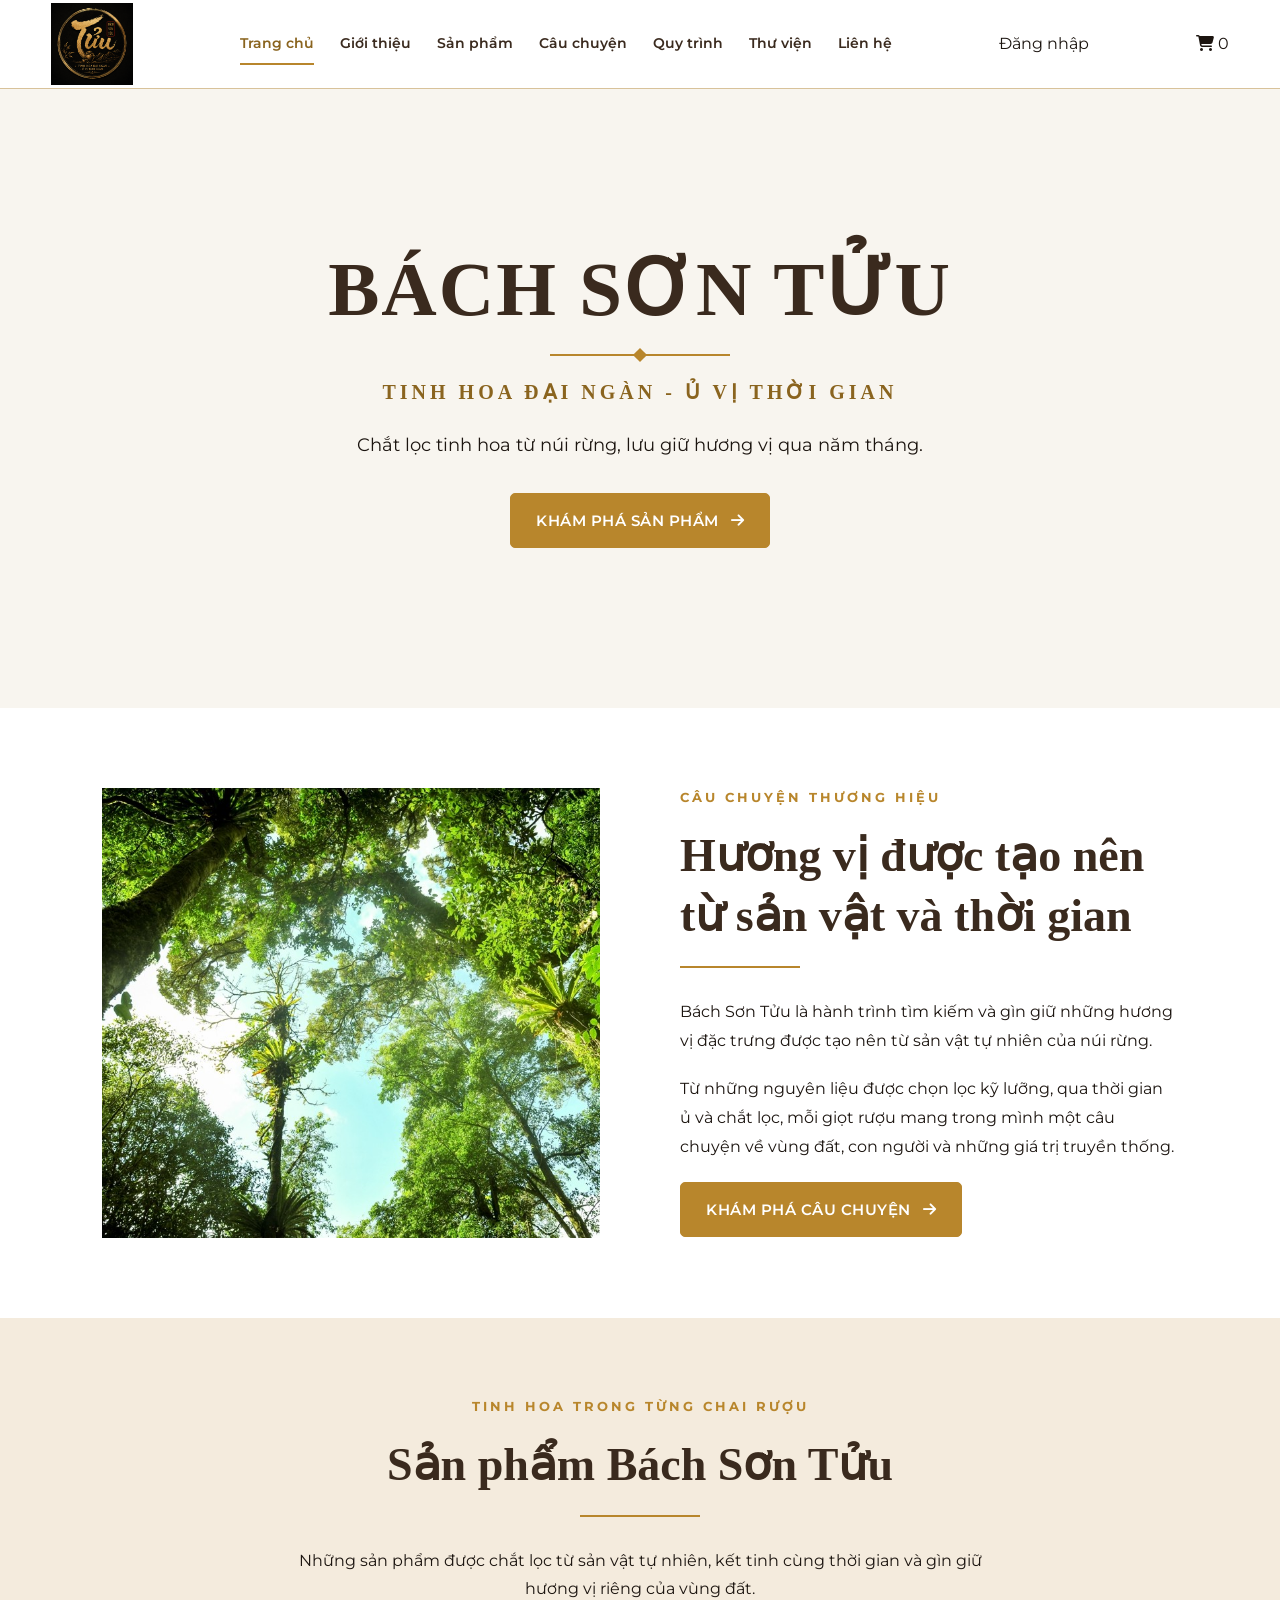
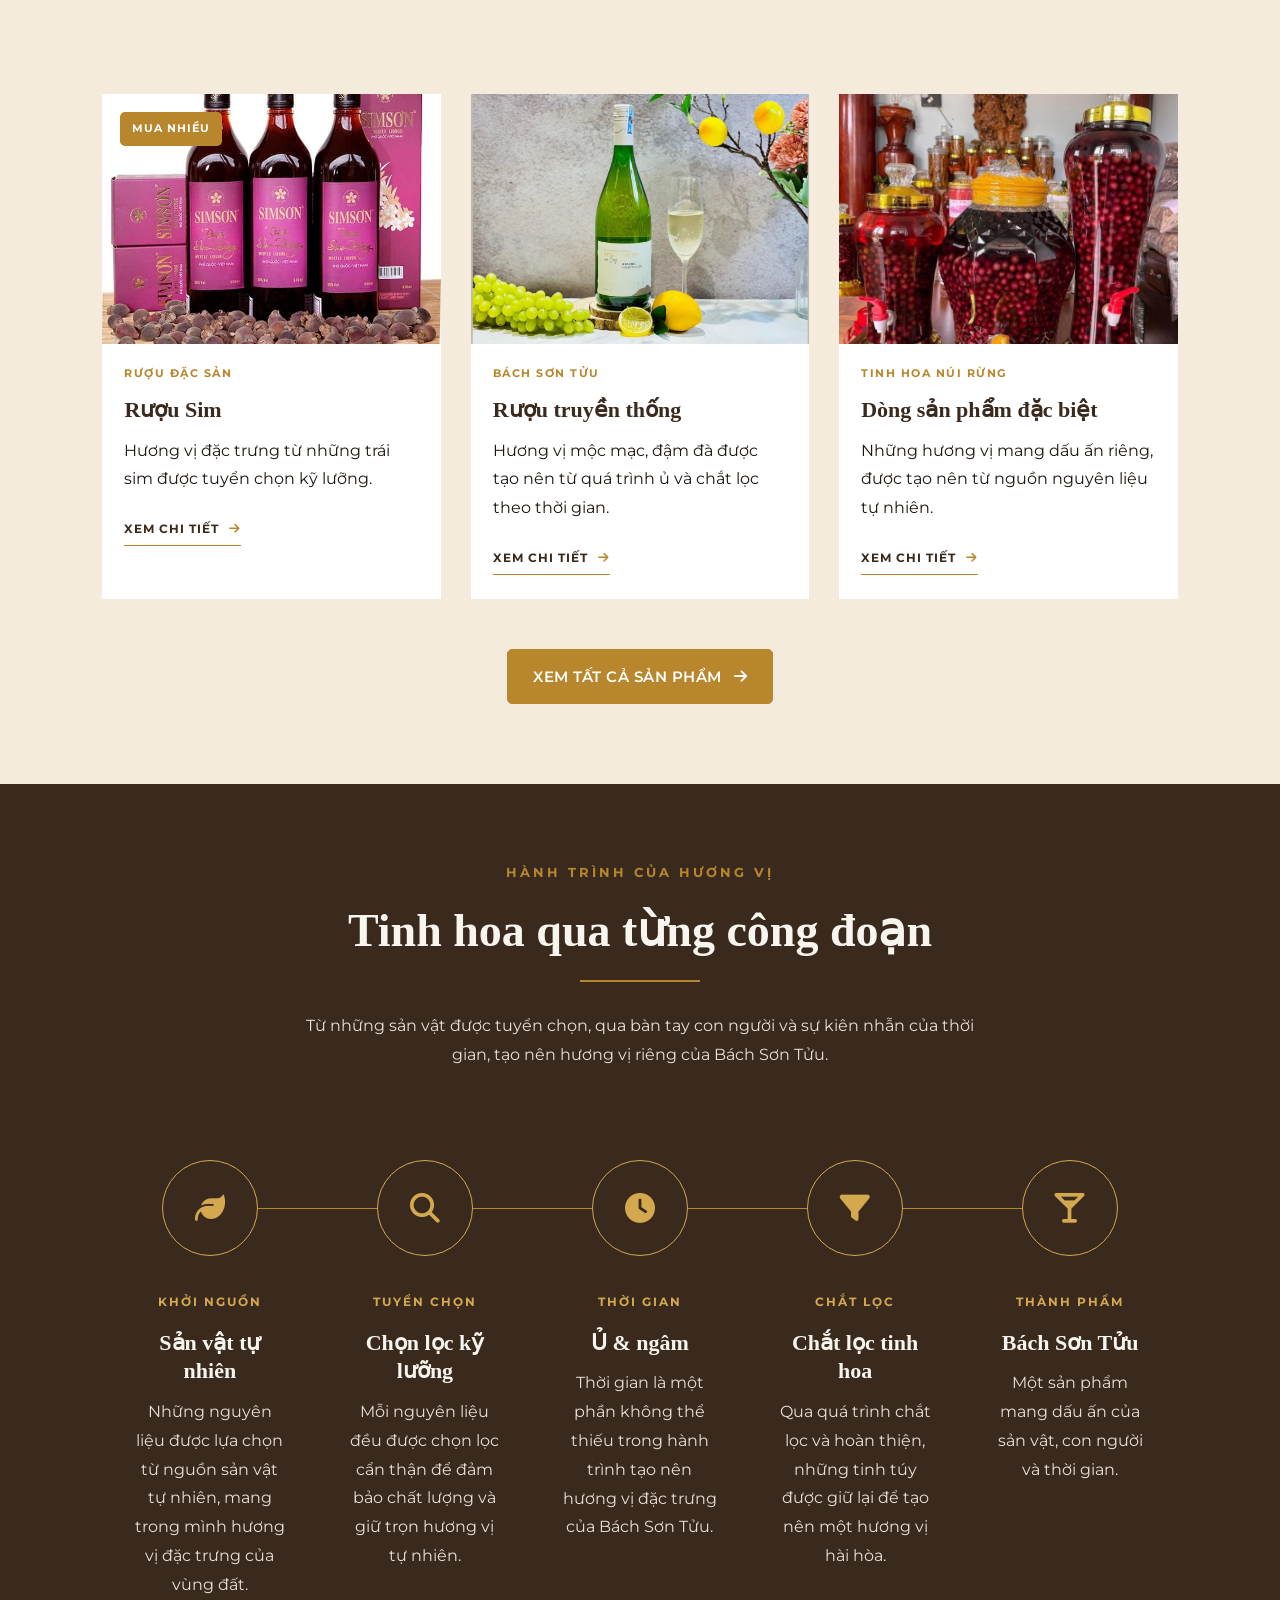
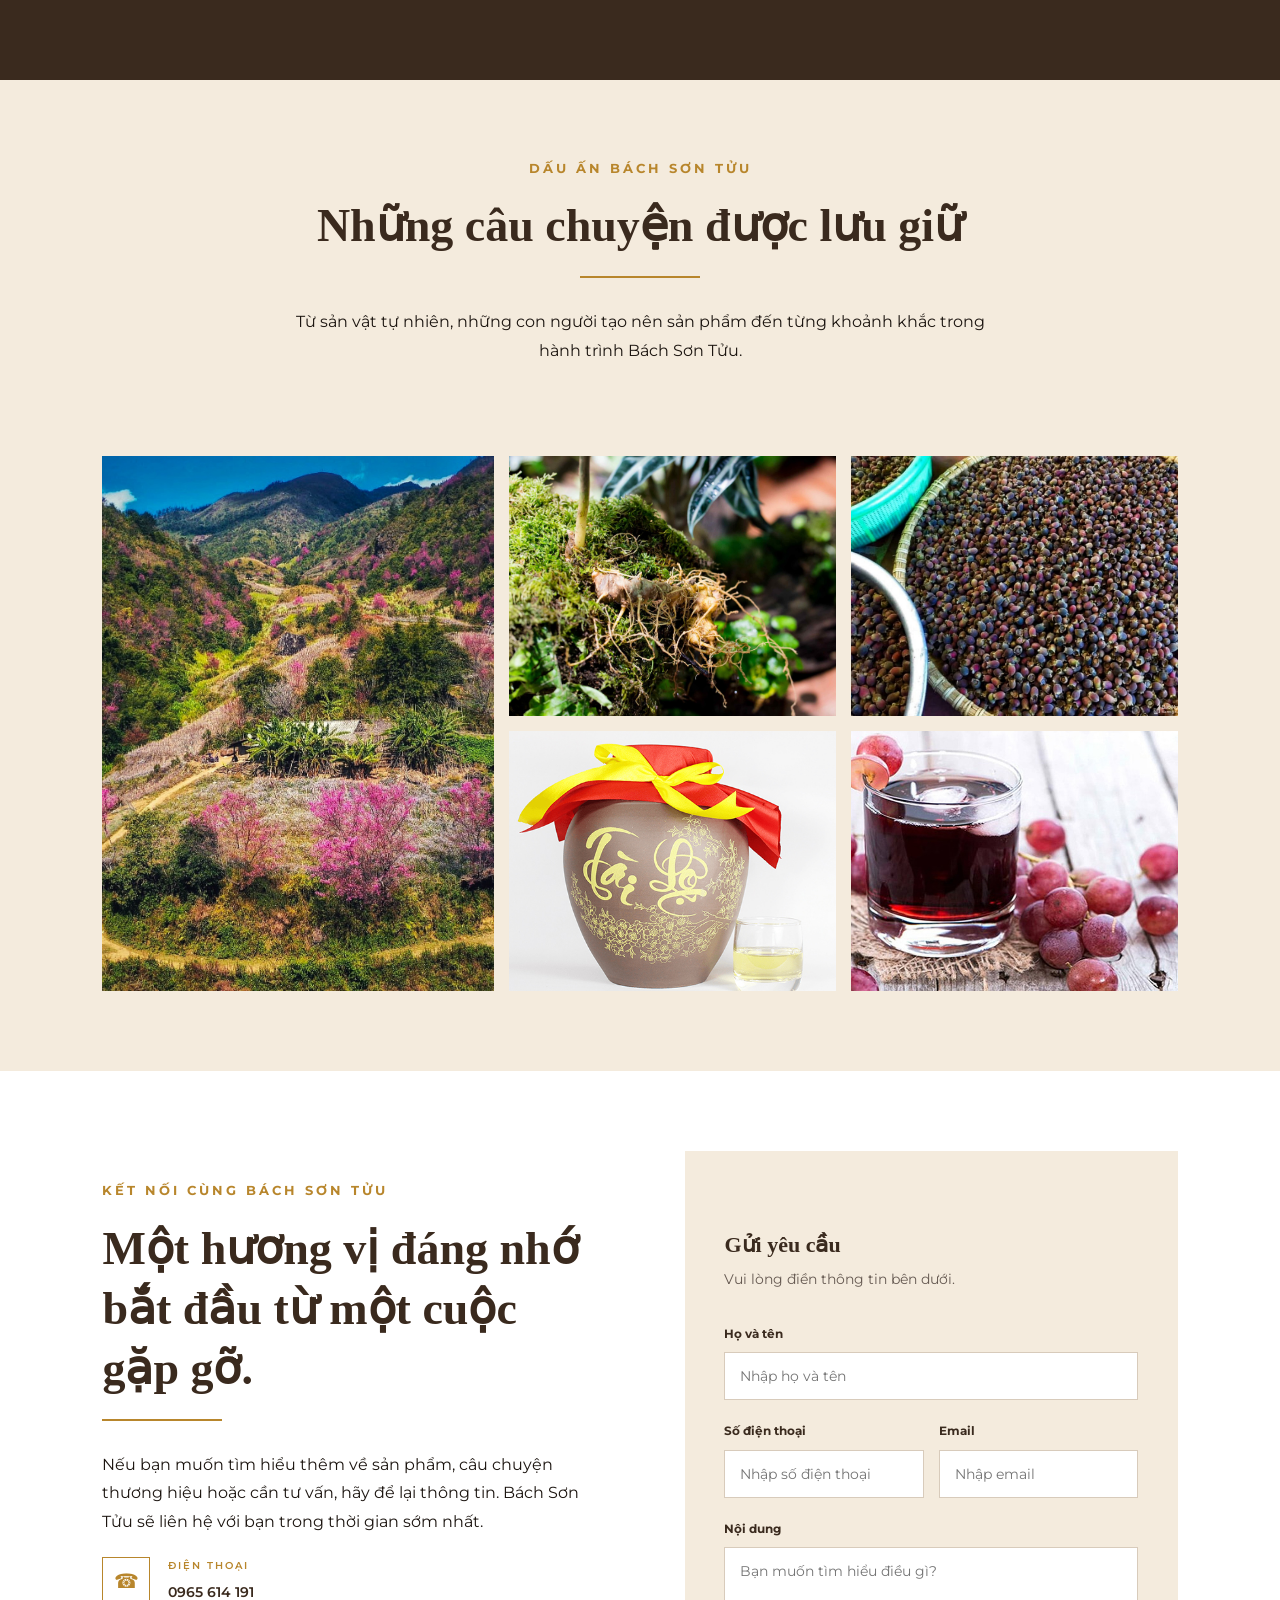
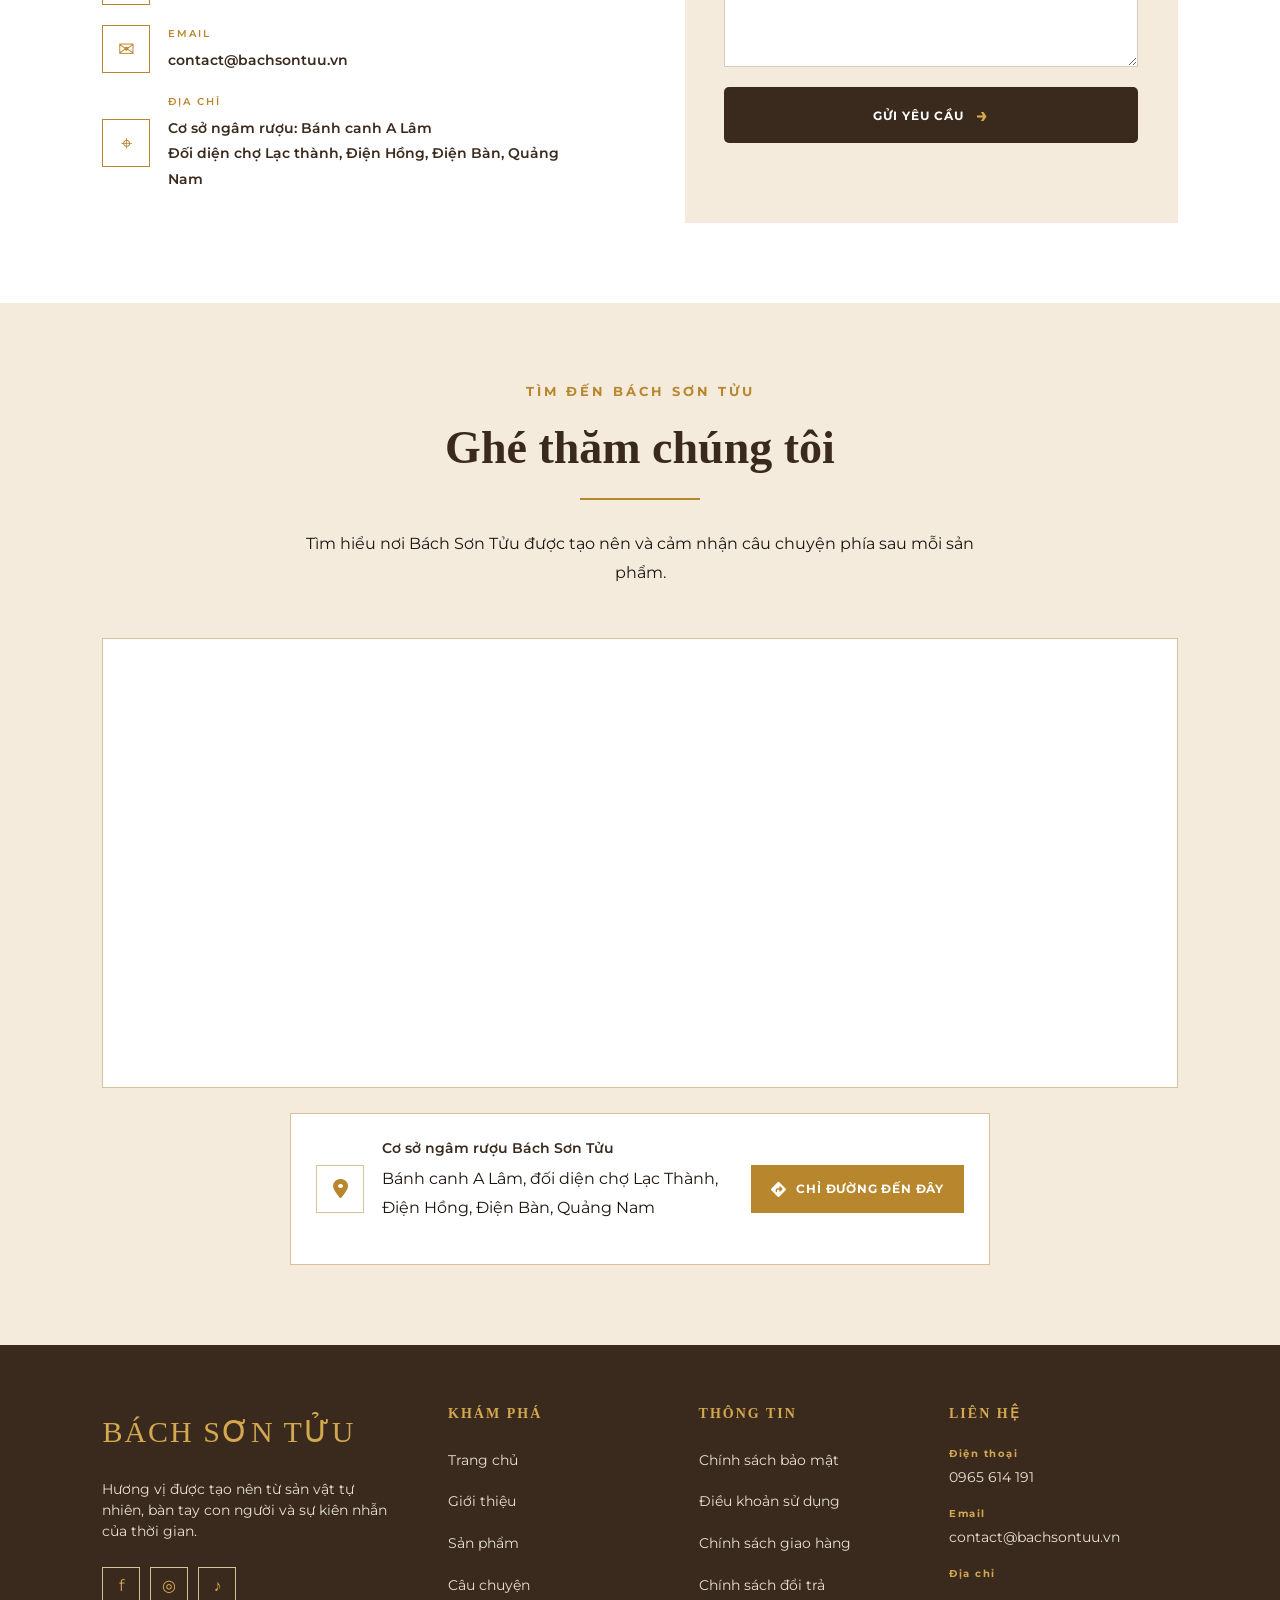
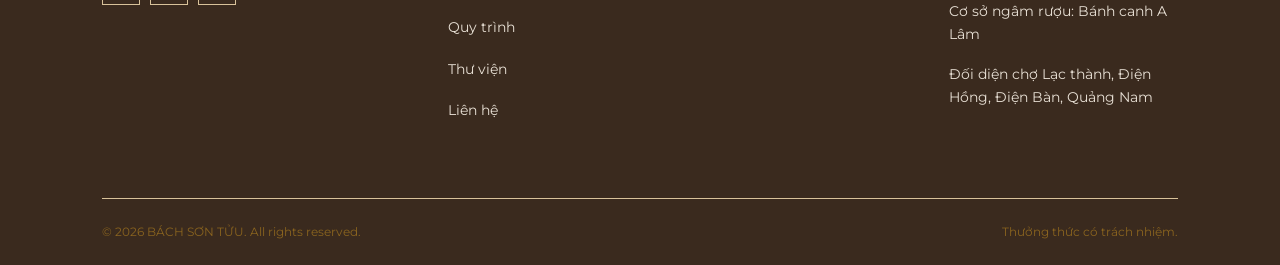
<file: index.html>
<!DOCTYPE html>
<html lang="vi">

<head>
    <meta charset="UTF-8">
    <meta name="viewport" content="width=device-width, initial-scale=1.0">
    <title>Bách Sơn Tửu | Tinh Hoa Đại Ngàn - Ủ Vị Thời Gian</title>
    <link rel="preconnect" href="https://fonts.googleapis.com">
    <link rel="preconnect" href="https://fonts.gstatic.com" crossorigin>
    <link href="https://fonts.googleapis.com/css2?family=Cormorant+Garamond:wght@500;600;700&family=Montserrat:wght@400;500;600;700&display=swap" rel="stylesheet">
    <link rel="stylesheet" href="css/style.css">
    <link rel="stylesheet" href="css/responsive.css">
    <link rel="stylesheet" href="https://cdnjs.cloudflare.com/ajax/libs/font-awesome/6.5.2/css/all.min.css">
</head>

<body>
    <!-- =========================
         HEADER
    ========================== -->
    <header class="header">
        <div class="container header-container">
            <!-- LOGO -->
            <a href="index.html" class="logo">
                <img 
                    src="images/logo/logo-main.png"
                    alt="Bách Sơn Tửu"
                    >
            </a>
            <!-- MENU -->
            <nav class="navbar">
                <a href="index.html" class="active">Trang chủ</a>
                <a href="about.html">Giới thiệu</a>
                <a href="products.html">Sản phẩm</a>
                <a href="story.html">Câu chuyện</a>
                <a href="process.html">Quy trình</a>
                <a href="gallery.html">Thư viện</a>
                <a href="contact.html">Liên hệ</a>
            </nav>
            <div class="account-area">

    <a
        href="login.html"
        data-auth-login
    >
        Đăng nhập
    </a>


    <div
        data-auth-user
        style="display:none;"
    >

        Xin chào,
        <strong data-user-name>
            Tài khoản
        </strong>

    </div>


    <a
        href="#"
        data-auth-logout
        style="display:none;"
    >
        Đăng xuất
    </a>

</div>
            <!-- GIỎ HÀNG -->
            <a
                href="cart.html"
                class="cart-link"
                aria-label="Giỏ hàng"
            >

            <i class="fa-solid fa-cart-shopping"></i>
          
            <span
                class="cart-count"

            >
                0
            </span>

            </a>
            <!-- MENU MOBILE -->
            <button class="menu-toggle">
                <i class="fa-solid fa-bars"></i>
            </button>
        </div>
    </header>
    <div class="mobile-menu">

    <a href="index.html" class="active">
        Trang chủ
    </a>

    <a href="about.html">
        Giới thiệu
    </a>

    <a href="products.html">
        Sản phẩm
    </a>

    <a href="story.html">
        Câu chuyện
    </a>

    <a href="process.html">
        Quy trình
    </a>

    <a href="gallery.html">
        Thư viện
    </a>

    <a href="contact.html">
        Liên hệ
    </a>

</div>

<!-- =========================
     HERO
========================== -->

    <section class="hero">
        <div class="hero-overlay"></div>
        <div class="container hero-content">

            <h1>
                BÁCH SƠN TỬU
            </h1>
            <div class="hero-line"></div>

            <p class="hero-slogan">
                TINH HOA ĐẠI NGÀN - Ủ VỊ THỜI GIAN
            </p>

            <p class="hero-description">
                Chắt lọc tinh hoa từ núi rừng, lưu giữ hương vị qua năm tháng.
            </p>

            <a href="products.html"
                class="hero-button">
                KHÁM PHÁ SẢN PHẨM
                <i class="fa-solid fa-arrow-right"></i>
            </a>
        </div>

    </section>
<!-- =========================
  CÂU CHUYỆN THƯƠNG HIỆU
========================= -->

<section class="story">

    <div class="story-container">

        <!-- Hình ảnh -->
        <div class="story-image">
            <img src="images/story.jpg" alt="Bách Sơn Tửu">
        </div>

        <!-- Nội dung -->
        <div class="story-content">

            <span class="section-subtitle">
                CÂU CHUYỆN THƯƠNG HIỆU
            </span>

            <h2>
                Hương vị được tạo nên
                từ sản vật và thời gian
            </h2>

            <div class="story-line"></div>

            <p>
                Bách Sơn Tửu là hành trình tìm kiếm và gìn giữ
                những hương vị đặc trưng được tạo nên từ sản vật
                tự nhiên của núi rừng.
            </p>

            <p>
                Từ những nguyên liệu được chọn lọc kỹ lưỡng,
                qua thời gian ủ và chắt lọc, mỗi giọt rượu
                mang trong mình một câu chuyện về vùng đất,
                con người và những giá trị truyền thống.
            </p>

            <a href="story.html" class="story-button">
                KHÁM PHÁ CÂU CHUYỆN
                <i class="fa-solid fa-arrow-right"></i>
            </a>

        </div>

    </div>

</section>
<!-- =========================
     SẢN PHẨM BÁCH SƠN TỬU
========================= -->

<section class="products">

    <div class="products-header">

        <span class="section-subtitle">
            TINH HOA TRONG TỪNG CHAI RƯỢU
        </span>

        <h2>
            Sản phẩm Bách Sơn Tửu
        </h2>

        <div class="products-line"></div>

        <p>
            Những sản phẩm được chắt lọc từ sản vật tự nhiên,
            kết tinh cùng thời gian và gìn giữ hương vị riêng của vùng đất.
        </p>

    </div>


    <div class="products-grid">

        <!-- Sản phẩm 1 -->
        <div class="product-card">

            <div class="product-image">

                <img
                    src="images/products/product-1.jpg"
                    alt="Rượu Sim Bách Sơn Tửu"
                >

                <span class="product-tag">
                    MUA NHIỀU
                </span>

            </div>

            <div class="product-info">

                <span class="product-category">
                    RƯỢU ĐẶC SẢN
                </span>

                <h3>
                    Rượu Sim
                </h3>

                <p>
                    Hương vị đặc trưng từ những trái sim
                    được tuyển chọn kỹ lưỡng.
                </p>

                <a href="#" class="product-link">
                    XEM CHI TIẾT
                    <i class="fa-solid fa-arrow-right"></i>
                </a>

            </div>

        </div>


        <!-- Sản phẩm 2 -->
        <div class="product-card">

            <div class="product-image">

                <img
                    src="images/products/product-2.jpg"
                    alt="Rượu Bách Sơn Tửu"
                >

            </div>

            <div class="product-info">

                <span class="product-category">
                    BÁCH SƠN TỬU
                </span>

                <h3>
                    Rượu truyền thống
                </h3>

                <p>
                    Hương vị mộc mạc, đậm đà được tạo nên
                    từ quá trình ủ và chắt lọc theo thời gian.
                </p>

                <a href="#" class="product-link">
                    XEM CHI TIẾT
                    <i class="fa-solid fa-arrow-right"></i>
                </a>

            </div>

        </div>


        <!-- Sản phẩm 3 -->
        <div class="product-card">

            <div class="product-image">

                <img
                    src="images/products/product-3.jpg"
                    alt="Sản phẩm Bách Sơn Tửu"
                >

            </div>

            <div class="product-info">

                <span class="product-category">
                    TINH HOA NÚI RỪNG
                </span>

                <h3>
                    Dòng sản phẩm đặc biệt
                </h3>

                <p>
                    Những hương vị mang dấu ấn riêng,
                    được tạo nên từ nguồn nguyên liệu tự nhiên.
                </p>

                <a href="#" class="product-link">
                    XEM CHI TIẾT
                    <i class="fa-solid fa-arrow-right"></i>
                </a>

            </div>

        </div>

    </div>


    <div class="products-button">

        <a href="products.html" class="view-all-button">
            XEM TẤT CẢ SẢN PHẨM
            <i class="fa-solid fa-arrow-right"></i>
        </a>

    </div>

</section>
<!-- =====================================================
     TINH HOA QUA TÙNG CÔNG ĐOẠN
===================================================== -->

<section class="process">

    <div class="process-header">

        <span class="section-subtitle">
            HÀNH TRÌNH CỦA HƯƠNG VỊ
        </span>

        <h2>
            Tinh hoa qua từng công đoạn
        </h2>

        <div class="process-line"></div>

        <p>
            Từ những sản vật được tuyển chọn,
            qua bàn tay con người và sự kiên nhẫn của thời gian,
            tạo nên hương vị riêng của Bách Sơn Tửu.
        </p>

    </div>


    <div class="process-list">


        <!-- BƯỚC 1 -->

        <div class="process-item">

            <div class="process-icon">
                <i class="fa-solid fa-leaf"></i>
            </div>

            <div class="process-content">

                <span>KHỞI NGUỒN</span>

                <h3>
                    Sản vật tự nhiên
                </h3>

                <p>
                    Những nguyên liệu được lựa chọn từ
                    nguồn sản vật tự nhiên, mang trong mình
                    hương vị đặc trưng của vùng đất.
                </p>

            </div>

        </div>



        <!-- BƯỚC 2 -->

        <div class="process-item">

            <div class="process-icon">
                <i class="fa-solid fa-magnifying-glass"></i>
            </div>

            <div class="process-content">

                <span>TUYỂN CHỌN</span>

                <h3>
                    Chọn lọc kỹ lưỡng
                </h3>

                <p>
                    Mỗi nguyên liệu đều được chọn lọc cẩn thận
                    để đảm bảo chất lượng và giữ trọn
                    hương vị tự nhiên.
                </p>

            </div>

        </div>



        <!-- BƯỚC 3 -->

        <div class="process-item">

            <div class="process-icon">
                <i class="fa-solid fa-clock"></i>
            </div>

            <div class="process-content">

                <span>THỜI GIAN</span>

                <h3>
                    Ủ &amp; ngâm
                </h3>

                <p>
                    Thời gian là một phần không thể thiếu
                    trong hành trình tạo nên hương vị
                    đặc trưng của Bách Sơn Tửu.
                </p>

            </div>

        </div>



        <!-- BƯỚC 4 -->

        <div class="process-item">

            <div class="process-icon">
                <i class="fa-solid fa-filter"></i>
            </div>

            <div class="process-content">

                <span>CHẮT LỌC</span>

                <h3>
                    Chắt lọc tinh hoa
                </h3>

                <p>
                    Qua quá trình chắt lọc và hoàn thiện,
                    những tinh túy được giữ lại để tạo nên
                    một hương vị hài hòa.
                </p>

            </div>

        </div>



        <!-- BƯỚC 5 -->

        <div class="process-item">

            <div class="process-icon">
                <i class="fa-solid fa-martini-glass"></i>
            </div>

            <div class="process-content">

                <span>THÀNH PHẨM</span>

                <h3>
                    Bách Sơn Tửu
                </h3>

                <p>
                    Một sản phẩm mang dấu ấn của sản vật,
                    con người và thời gian.
                </p>

            </div>

        </div>


    </div>

</section>
<!-- ===========================================================================
     THƯ VIỆN HÌNH ẢNH & VIDEO - NHỮNG CÂU CHUYỆN ĐƯỢC LƯU GIỮ
=========================================================================== -->

<section class="gallery">

    <div class="gallery-header">

        <span class="section-subtitle">
            DẤU ẤN BÁCH SƠN TỬU
        </span>

        <h2>
            Những câu chuyện được lưu giữ
        </h2>

        <div class="gallery-line"></div>

        <p>
            Từ sản vật tự nhiên, những con người tạo nên sản phẩm
            đến từng khoảnh khắc trong hành trình Bách Sơn Tửu.
        </p>

    </div>


    <div class="gallery-grid">

        <div class="gallery-item gallery-large">
            <img src="images/gallery/gallery-1.jpg"
                 alt="Không gian Bách Sơn Tửu">
        </div>

        <div class="gallery-item">
            <img src="images/gallery/gallery-2.jpg"
                 alt="Sản vật tự nhiên">
        </div>

        <div class="gallery-item">
            <img src="images/gallery/gallery-3.jpg"
                 alt="Nguyên liệu Bách Sơn Tửu">
        </div>

        <div class="gallery-item">
            <img src="images/gallery/gallery-4.jpg"
                 alt="Quá trình tạo nên sản phẩm">
        </div>

        <div class="gallery-item">
            <img src="images/gallery/gallery-5.jpg"
                 alt="Bách Sơn Tửu">
        </div>

    </div>

</section>
<!-- =========================
     LIÊN HỆ / ĐẶT HÀNG
========================= -->

<section class="contact" id="contact">

    <div class="contact-container">

        <!-- Nội dung bên trái -->
        <div class="contact-info">

            <span class="section-subtitle">
                KẾT NỐI CÙNG BÁCH SƠN TỬU
            </span>

            <h2>
                Một hương vị đáng nhớ
                bắt đầu từ một cuộc gặp gỡ.
            </h2>

            <div class="contact-line"></div>

            <p>
                Nếu bạn muốn tìm hiểu thêm về sản phẩm,
                câu chuyện thương hiệu hoặc cần tư vấn,
                hãy để lại thông tin. Bách Sơn Tửu sẽ
                liên hệ với bạn trong thời gian sớm nhất.
            </p>


            <div class="contact-details">

                <div class="contact-item">

                    <div class="contact-icon">
                        ☎
                    </div>

                    <div>
                        <span>ĐIỆN THOẠI</span>
                        <strong>0965 614 191</strong>
                    </div>

                </div>


                <div class="contact-item">

                    <div class="contact-icon">
                        ✉
                    </div>

                    <div>
                        <span>EMAIL</span>
                        <strong>contact@bachsontuu.vn</strong>
                    </div>

                </div>


                <div class="contact-item">

                    <div class="contact-icon">
                        ⌖
                    </div>

                    <div>
                        <span>ĐỊA CHỈ</span>
                        <strong>Cơ sở ngâm rượu: Bánh canh A Lâm</strong>
                        <strong>Đối diện chợ Lạc thành, Điện Hồng, Điện Bàn, Quảng Nam</strong>

                    </div>

                </div>

            </div>

        </div>


        <!-- Form -->
        <div class="contact-form">

            <h3>
                Gửi yêu cầu
            </h3>

            <p>
                Vui lòng điền thông tin bên dưới.
            </p>


            <form>

                <div class="form-group">

                    <label for="name">
                        Họ và tên
                    </label>

                    <input
                        type="text"
                        id="name"
                        placeholder="Nhập họ và tên"
                    >

                </div>


                <div class="form-row">

                    <div class="form-group">

                        <label for="phone">
                            Số điện thoại
                        </label>

                        <input
                            type="tel"
                            id="phone"
                            placeholder="Nhập số điện thoại"
                        >

                    </div>


                    <div class="form-group">

                        <label for="email">
                            Email
                        </label>

                        <input
                            type="email"
                            id="email"
                            placeholder="Nhập email"
                        >

                    </div>

                </div>


                <div class="form-group">

                    <label for="subject">
                        Nội dung
                    </label>

                    <textarea
                        id="subject"
                        rows="5"
                        placeholder="Bạn muốn tìm hiểu điều gì?"
                    ></textarea>

                </div>


                <button
                    type="submit"
                    class="contact-button"
                >
                    GỬI YÊU CẦU
                    <span>→</span>
                </button>

            </form>

        </div>

    </div>

</section>

<!-- =========================
     GOOGLE MAP - GHÉ THĂM CHÚNG TÔI
========================= -->

<section class="location">

    <div class="location-header">

        <span class="section-subtitle">
            TÌM ĐẾN BÁCH SƠN TỬU
        </span>

        <h2>
            Ghé thăm chúng tôi
        </h2>

        <div class="location-line"></div>

        <p>
            Tìm hiểu nơi Bách Sơn Tửu được tạo nên
            và cảm nhận câu chuyện phía sau mỗi sản phẩm.
        </p>

    </div>


    <div class="location-map">

        <iframe
            src="https://www.google.com/maps?q=V4PR%2BRF6%2C%20%C4%90T609%2C%20%C4%90i%E1%BB%87n%20B%C3%A0n%20T%C3%A2y%2C%20%C4%90%C3%A0%20N%E1%BA%B5ng&output=embed"
            loading="lazy"
            allowfullscreen
            referrerpolicy="no-referrer-when-downgrade">
        </iframe>

    </div>


    <div class="location-address">

    <div class="location-address-info">

        <div class="location-address-icon">
            <i class="fa-solid fa-location-dot"></i>
        </div>

        <div>

            <strong>
                Cơ sở ngâm rượu Bách Sơn Tửu
            </strong>

            <p>
                Bánh canh A Lâm, đối diện chợ Lạc Thành,
                Điện Hồng, Điện Bàn, Quảng Nam
            </p>

        </div>

    </div>


    <!-- NÚT CHỈ ĐƯỜNG -->

    <a
        href="https://www.google.com/maps/dir/?api=1&destination=V4PR%2BRF6%2C%20%C4%90T609%2C%20%C4%90i%E1%BB%87n%20B%C3%A0n%20T%C3%A2y%2C%20%C4%90%C3%A0%20N%E1%BA%B5ng"
        target="_blank"
        rel="noopener noreferrer"
        class="location-direction-button"
    >

        <i class="fa-solid fa-diamond-turn-right"></i>

        CHỈ ĐƯỜNG ĐẾN ĐÂY

    </a>

</div>

</section>

<!-- =========================
     FOOTER
========================= -->

<footer class="footer">

    <div class="footer-container">

        <!-- Thương hiệu -->
        <div class="footer-brand">

            <a href="#" class="footer-logo">
                BÁCH SƠN TỬU
            </a>

            <p>
                Hương vị được tạo nên từ sản vật tự nhiên,
                bàn tay con người và sự kiên nhẫn của thời gian.
            </p>

            <div class="footer-social">

                <a href="#" aria-label="Facebook">
                    f
                </a>

                <a href="#" aria-label="Instagram">
                    ◎
                </a>

                <a href="#" aria-label="TikTok">
                    ♪
                </a>

            </div>

        </div>


        <!-- Điều hướng -->
        <div class="footer-column">

            <h3>
                KHÁM PHÁ
            </h3>

            <ul>

                <li>
                    <a href="index.html">
                        Trang chủ
                    </a>
                </li>

                <li>
                    <a href="about.html">
                        Giới thiệu
                    </a>
                </li>

                <li>
                    <a href="products.html">
                        Sản phẩm
                    </a>
                </li>

                <li>
                    <a href="story.html">
                        Câu chuyện
                    </a>
                </li>

                <li>
                    <a href="process.html">
                        Quy trình
                    </a>
                </li>

                <li>
                    <a href="gallery.html">
                        Thư viện
                    </a>
                </li>

                <li>
                    <a href="contact.html">
                        Liên hệ
                    </a>
                </li>

            </ul>

        </div>


        <!-- Thông tin -->
        <div class="footer-column">

            <h3>
                THÔNG TIN
            </h3>

            <ul>

                <li>
                    <a href="#">
                        Chính sách bảo mật
                    </a>
                </li>

                <li>
                    <a href="#">
                        Điều khoản sử dụng
                    </a>
                </li>

                <li>
                    <a href="#">
                        Chính sách giao hàng
                    </a>
                </li>

                <li>
                    <a href="#">
                        Chính sách đổi trả
                    </a>
                </li>

            </ul>

        </div>


        <!-- Liên hệ -->
        <div class="footer-column">

            <h3>
                LIÊN HỆ
            </h3>

            <div class="footer-contact">

                <p>
                    <span>Điện thoại</span>
                    0965 614 191
                </p>

                <p>
                    <span>Email</span>
                    contact@bachsontuu.vn
                </p>

                <p>
                    <span>Địa chỉ</span>
                        <p>
                            Cơ sở ngâm rượu: Bánh canh A Lâm
                        </p>
                        <p>
                            Đối diện chợ Lạc thành,
                            Điện Hồng, Điện Bàn, Quảng Nam
                        </p>
                </p>

            </div>

        </div>

    </div>


    <!-- Footer Bottom -->

    <div class="footer-bottom">

        <p>
            © <span class="current-year"></span>
            BÁCH SƠN TỬU. All rights reserved.
        </p>

        <p>
            Thưởng thức có trách nhiệm.
        </p>

    </div>

</footer>



    <!-- JAVASCRIPT -->
     <script src="js/auth.js"></script>
    <script src="js/script.js"></script>
    <script src="js/products.js"></script>
    <script src="js/product-api.js"></script>
    <script src="js/cart.js"></script>


</body>

</html>
</file>
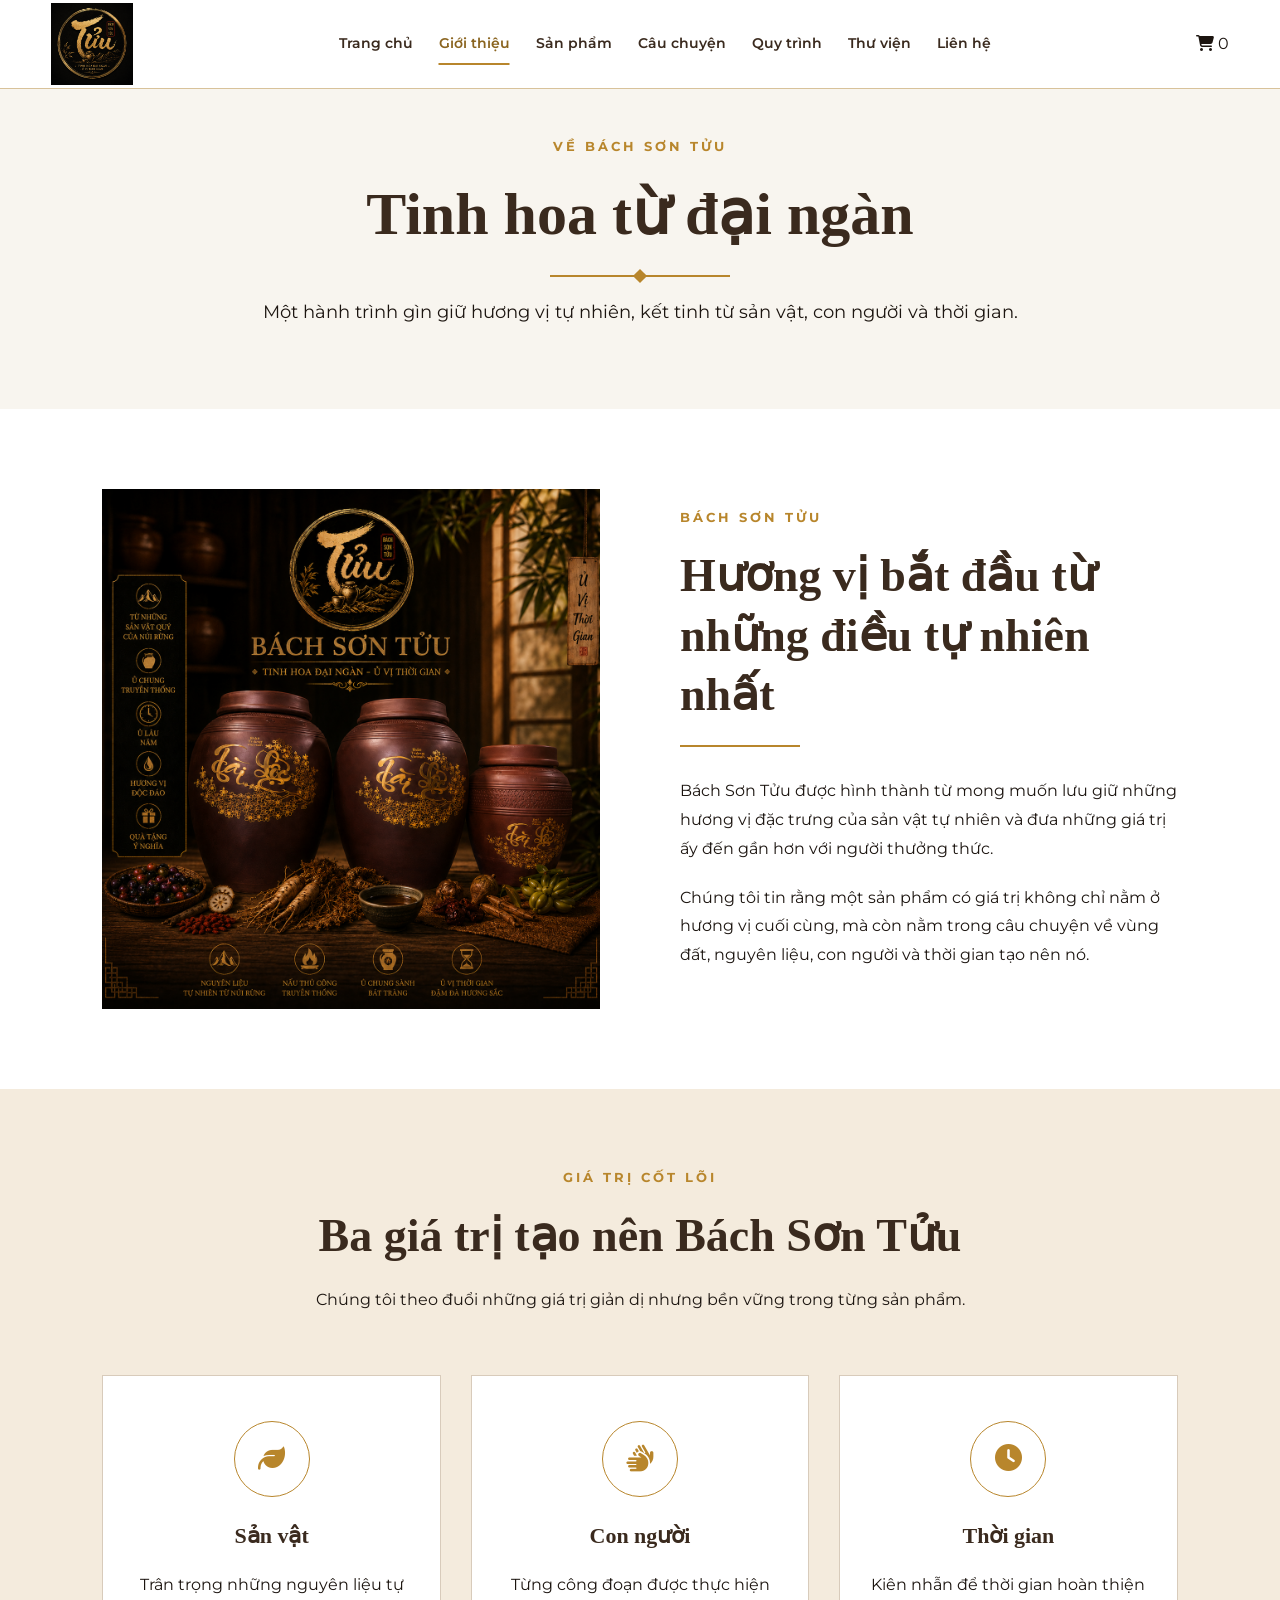
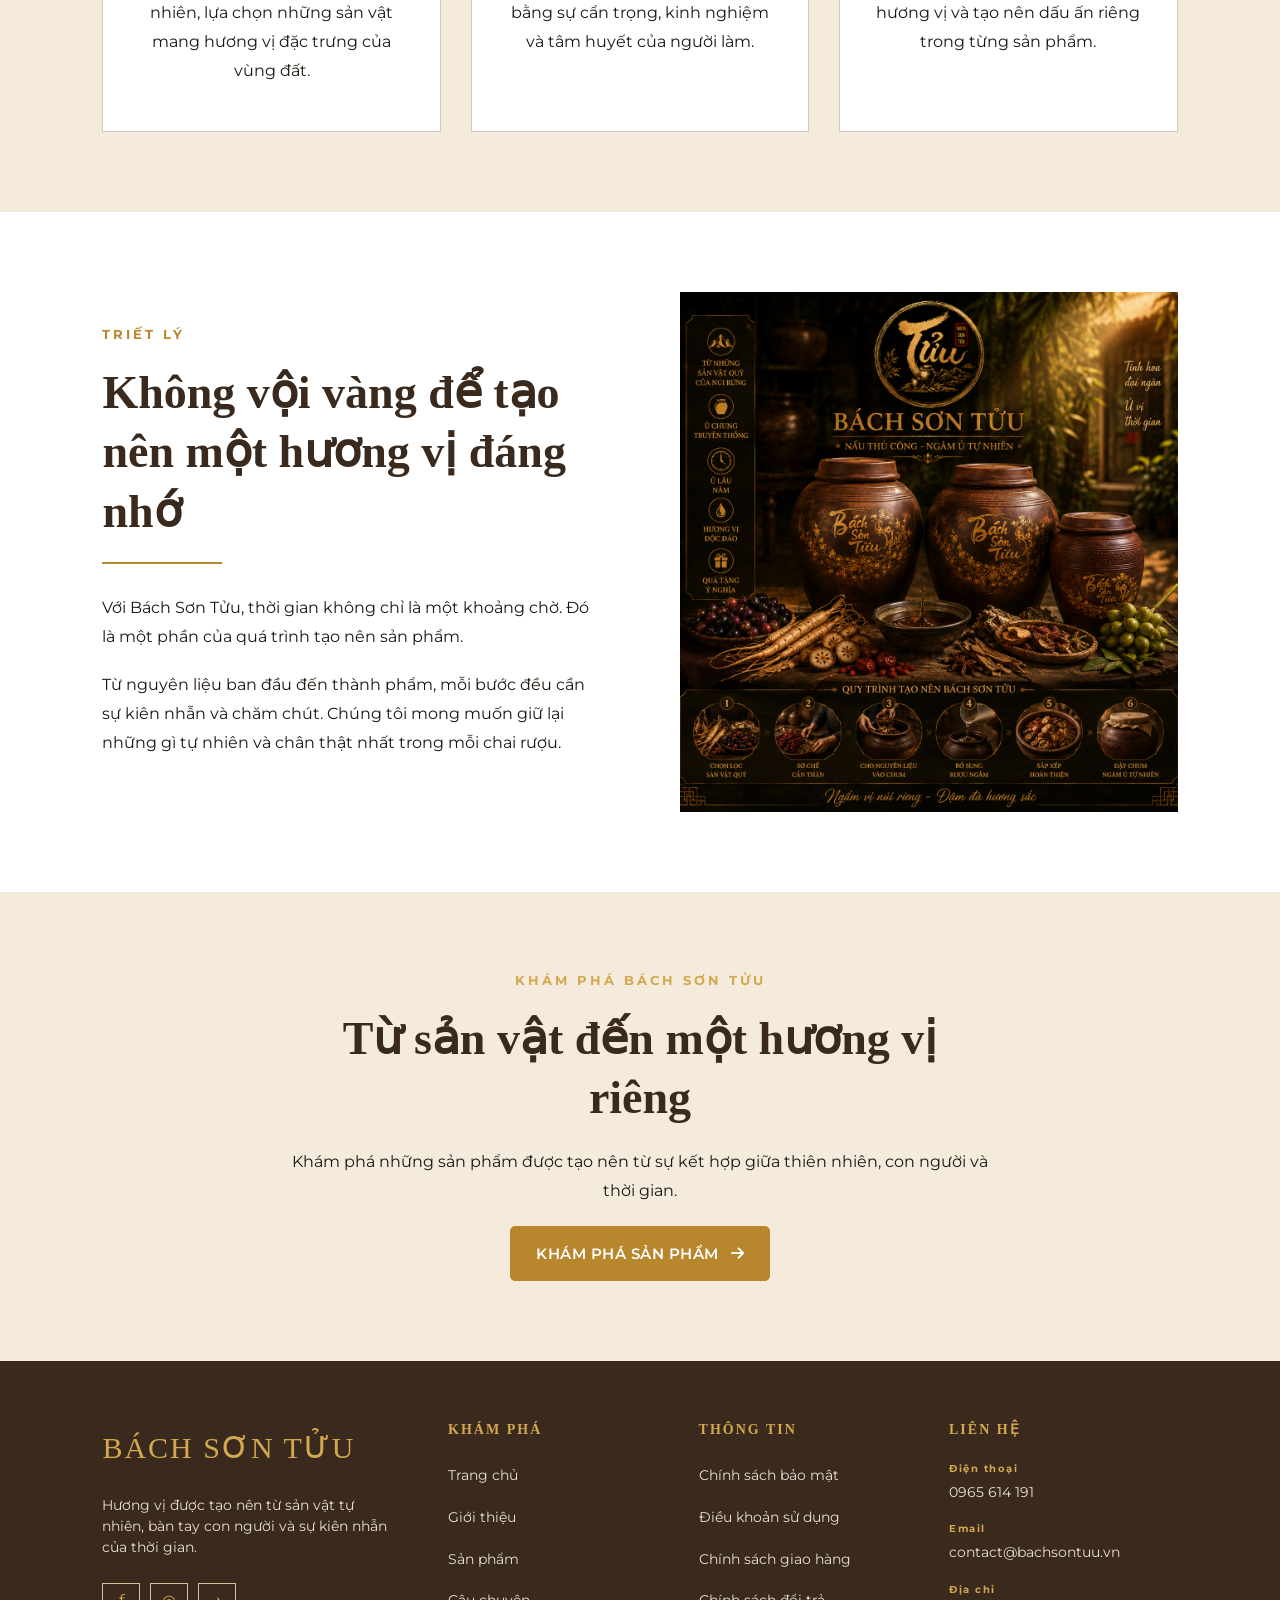
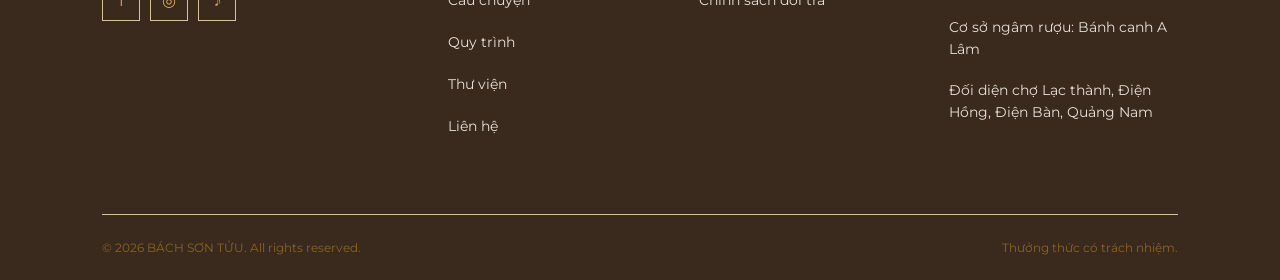
<file: about.html>
<!DOCTYPE html>
<html lang="vi">

<head>
    <meta charset="UTF-8">
    <meta name="viewport" content="width=device-width, initial-scale=1.0">
    <title>Giới thiệu | Bách Sơn Tửu</title>
    <link rel="preconnect" href="https://fonts.googleapis.com">
    <link rel="preconnect" href="https://fonts.gstatic.com" crossorigin>
    <link href="https://fonts.googleapis.com/css2?family=Cormorant+Garamond:wght@500;600;700&family=Montserrat:wght@400;500;600;700&display=swap" rel="stylesheet">
    <link rel="stylesheet" href="css/style.css">
    <link rel="stylesheet" href="css/responsive.css">
    <link rel="stylesheet" href="css/about.css">
    <link rel="stylesheet" href="https://cdnjs.cloudflare.com/ajax/libs/font-awesome/6.5.2/css/all.min.css">
    
</head>

<body>
    <!-- =========================
         HEADER
    ========================== -->
    <header class="header">
        <div class="container header-container">
            <!-- LOGO -->
            <a href="index.html" class="logo">
                <img 
                    src="images/logo/logo-main.png"
                    alt="Bách Sơn Tửu"
                    >
            </a>
            <!-- MENU -->
            <nav class="navbar">
                <a href="index.html">Trang chủ</a>
                <a href="about.html" class="active">Giới thiệu</a>
                <a href="products.html">Sản phẩm</a>
                <a href="story.html">Câu chuyện</a>
                <a href="process.html">Quy trình</a>
                <a href="gallery.html">Thư viện</a>
                <a href="contact.html">Liên hệ</a>
            </nav>
            <!-- GIỎ HÀNG -->
            <a
                href="cart.html"
                class="cart-link"
                aria-label="Giỏ hàng"
            >

            <i class="fa-solid fa-cart-shopping"></i>

            <span
                class="cart-count"

            >
                0
            </span>

            </a>
            <!-- MENU MOBILE -->
            <button class="menu-toggle">
                <i class="fa-solid fa-bars"></i>
            </button>
        </div>
    </header>
    <div class="mobile-menu">

    <a href="index.html">
        Trang chủ
    </a>

    <a href="about.html" class="active">
        Giới thiệu
    </a>

    <a href="products.html">
        Sản phẩm
    </a>

    <a href="story.html">
        Câu chuyện
    </a>

    <a href="process.html">
        Quy trình
    </a>

    <a href="gallery.html">
        Thư viện
    </a>

    <a href="contact.html">
        Liên hệ
    </a>

</div>

<!-- =====================================================
     ABOUT HERO
===================================================== -->

<section class="about-hero">

    <div class="about-hero-content">

        <span class="section-subtitle">
            VỀ BÁCH SƠN TỬU
        </span>

        <h1>
            Tinh hoa từ đại ngàn
        </h1>

        <div class="about-hero-line"></div>

        <p>
            Một hành trình gìn giữ hương vị tự nhiên,
            kết tinh từ sản vật, con người và thời gian.
        </p>

    </div>

</section>



<!-- =====================================================
     GIỚI THIỆU THƯƠNG HIỆU
===================================================== -->

<section class="about-intro">

    <div class="about-intro-container">


        <!-- HÌNH ẢNH -->

        <div class="about-intro-image">

            <img
                src="images/about/about-intro.jpg"
                alt="Không gian và sản vật Bách Sơn Tửu"
            >

        </div>


        <!-- NỘI DUNG -->

        <div class="about-intro-content">

            <span class="section-subtitle">
                BÁCH SƠN TỬU
            </span>

            <h2>
                Hương vị bắt đầu
                từ những điều tự nhiên nhất
            </h2>

            <div class="about-line"></div>

            <p>
                Bách Sơn Tửu được hình thành từ mong muốn
                lưu giữ những hương vị đặc trưng của sản vật
                tự nhiên và đưa những giá trị ấy đến gần hơn
                với người thưởng thức.
            </p>

            <p>
                Chúng tôi tin rằng một sản phẩm có giá trị
                không chỉ nằm ở hương vị cuối cùng, mà còn
                nằm trong câu chuyện về vùng đất, nguyên liệu,
                con người và thời gian tạo nên nó.
            </p>

        </div>

    </div>

</section>



<!-- =====================================================
     GIÁ TRỊ THƯƠNG HIỆU
===================================================== -->

<section class="about-values">

    <div class="about-values-header">

        <span class="section-subtitle">
            GIÁ TRỊ CỐT LÕI
        </span>

        <h2>
            Ba giá trị tạo nên Bách Sơn Tửu
        </h2>

        <p>
            Chúng tôi theo đuổi những giá trị giản dị
            nhưng bền vững trong từng sản phẩm.
        </p>

    </div>


    <div class="about-values-grid">


        <!-- GIÁ TRỊ 1 -->

        <div class="about-value-card">

            <div class="about-value-icon">

                <i class="fa-solid fa-leaf"></i>

            </div>

            <h3>
                Sản vật
            </h3>

            <p>
                Trân trọng những nguyên liệu tự nhiên,
                lựa chọn những sản vật mang hương vị
                đặc trưng của vùng đất.
            </p>

        </div>


        <!-- GIÁ TRỊ 2 -->

        <div class="about-value-card">

            <div class="about-value-icon">

                <i class="fa-solid fa-hands"></i>

            </div>

            <h3>
                Con người
            </h3>

            <p>
                Từng công đoạn được thực hiện bằng
                sự cẩn trọng, kinh nghiệm và tâm huyết
                của người làm.
            </p>

        </div>


        <!-- GIÁ TRỊ 3 -->

        <div class="about-value-card">

            <div class="about-value-icon">

                <i class="fa-solid fa-clock"></i>

            </div>

            <h3>
                Thời gian
            </h3>

            <p>
                Kiên nhẫn để thời gian hoàn thiện
                hương vị và tạo nên dấu ấn riêng
                trong từng sản phẩm.
            </p>

        </div>


    </div>

</section>



<!-- =====================================================
     TRIẾT LÝ THƯƠNG HIỆU
===================================================== -->

<section class="about-philosophy">

    <div class="about-philosophy-container">


        <div class="about-philosophy-content">

            <span class="section-subtitle">
                TRIẾT LÝ
            </span>

            <h2>
                Không vội vàng
                để tạo nên một hương vị đáng nhớ
            </h2>

            <div class="about-line"></div>

            <p>
                Với Bách Sơn Tửu, thời gian không chỉ là
                một khoảng chờ. Đó là một phần của quá trình
                tạo nên sản phẩm.
            </p>

            <p>
                Từ nguyên liệu ban đầu đến thành phẩm,
                mỗi bước đều cần sự kiên nhẫn và chăm chút.
                Chúng tôi mong muốn giữ lại những gì tự nhiên
                và chân thật nhất trong mỗi chai rượu.
            </p>

        </div>


        <div class="about-philosophy-image">

            <img
                src="images/about/about-philosophy.jpg"
                alt="Quá trình tạo nên Bách Sơn Tửu"
            >

        </div>

    </div>

</section>



<!-- =====================================================
     CTA
===================================================== -->

<section class="about-cta">

    <div class="about-cta-content">

        <span class="section-subtitle">
            KHÁM PHÁ BÁCH SƠN TỬU
        </span>

        <h2>
            Từ sản vật đến một hương vị riêng
        </h2>

        <p>
            Khám phá những sản phẩm được tạo nên
            từ sự kết hợp giữa thiên nhiên, con người
            và thời gian.
        </p>

        <a
            href="products.html"
            class="about-cta-button"
        >
            KHÁM PHÁ SẢN PHẨM

            <i class="fa-solid fa-arrow-right"></i>

        </a>

    </div>

</section>


<!-- =========================
     FOOTER
========================= -->

<footer class="footer">

    <div class="footer-container">

        <!-- Thương hiệu -->
        <div class="footer-brand">

            <a href="#" class="footer-logo">
                BÁCH SƠN TỬU
            </a>

            <p>
                Hương vị được tạo nên từ sản vật tự nhiên,
                bàn tay con người và sự kiên nhẫn của thời gian.
            </p>

            <div class="footer-social">

                <a href="#" aria-label="Facebook">
                    f
                </a>

                <a href="#" aria-label="Instagram">
                    ◎
                </a>

                <a href="#" aria-label="TikTok">
                    ♪
                </a>

            </div>

        </div>


        <!-- Điều hướng -->
        <div class="footer-column">

            <h3>
                KHÁM PHÁ
            </h3>

            <ul>

                <li>
                    <a href="index.html">
                        Trang chủ
                    </a>
                </li>

                <li>
                    <a href="about.html">
                        Giới thiệu
                    </a>
                </li>

                <li>
                    <a href="products.html">
                        Sản phẩm
                    </a>
                </li>

                <li>
                    <a href="story.html">
                        Câu chuyện
                    </a>
                </li>

                <li>
                    <a href="process.html">
                        Quy trình
                    </a>
                </li>

                <li>
                    <a href="gallery.html">
                        Thư viện
                    </a>
                </li>

                <li>
                    <a href="contact.html">
                        Liên hệ
                    </a>
                </li>

            </ul>

        </div>


        <!-- Thông tin -->
        <div class="footer-column">

            <h3>
                THÔNG TIN
            </h3>

            <ul>

                <li>
                    <a href="#">
                        Chính sách bảo mật
                    </a>
                </li>

                <li>
                    <a href="#">
                        Điều khoản sử dụng
                    </a>
                </li>

                <li>
                    <a href="#">
                        Chính sách giao hàng
                    </a>
                </li>

                <li>
                    <a href="#">
                        Chính sách đổi trả
                    </a>
                </li>

            </ul>

        </div>


        <!-- Liên hệ -->
        <div class="footer-column">

            <h3>
                LIÊN HỆ
            </h3>

            <div class="footer-contact">

                <p>
                    <span>Điện thoại</span>
                    0965 614 191
                </p>

                <p>
                    <span>Email</span>
                    contact@bachsontuu.vn
                </p>

                <p>
                    <span>Địa chỉ</span>
                        <p>Cơ sở ngâm rượu: Bánh canh A Lâm</p>
                        <p>Đối diện chợ Lạc thành,
                            Điện Hồng, Điện Bàn, Quảng Nam
                        </p>
                </p>

            </div>

        </div>

    </div>


    <!-- Footer Bottom -->

    <div class="footer-bottom">

        <p>
            © <span class="current-year"></span>
            BÁCH SƠN TỬU. All rights reserved.
        </p>

        <p>
            Thưởng thức có trách nhiệm.
        </p>

    </div>

</footer>



    <!-- JAVASCRIPT -->
    <script src="js/product-api.js"></script>
    <script src="js/products.js"></script>
    <script src="js/cart.js"></script>
    <script src="js/script.js"></script>

</body>

</html>
</file>
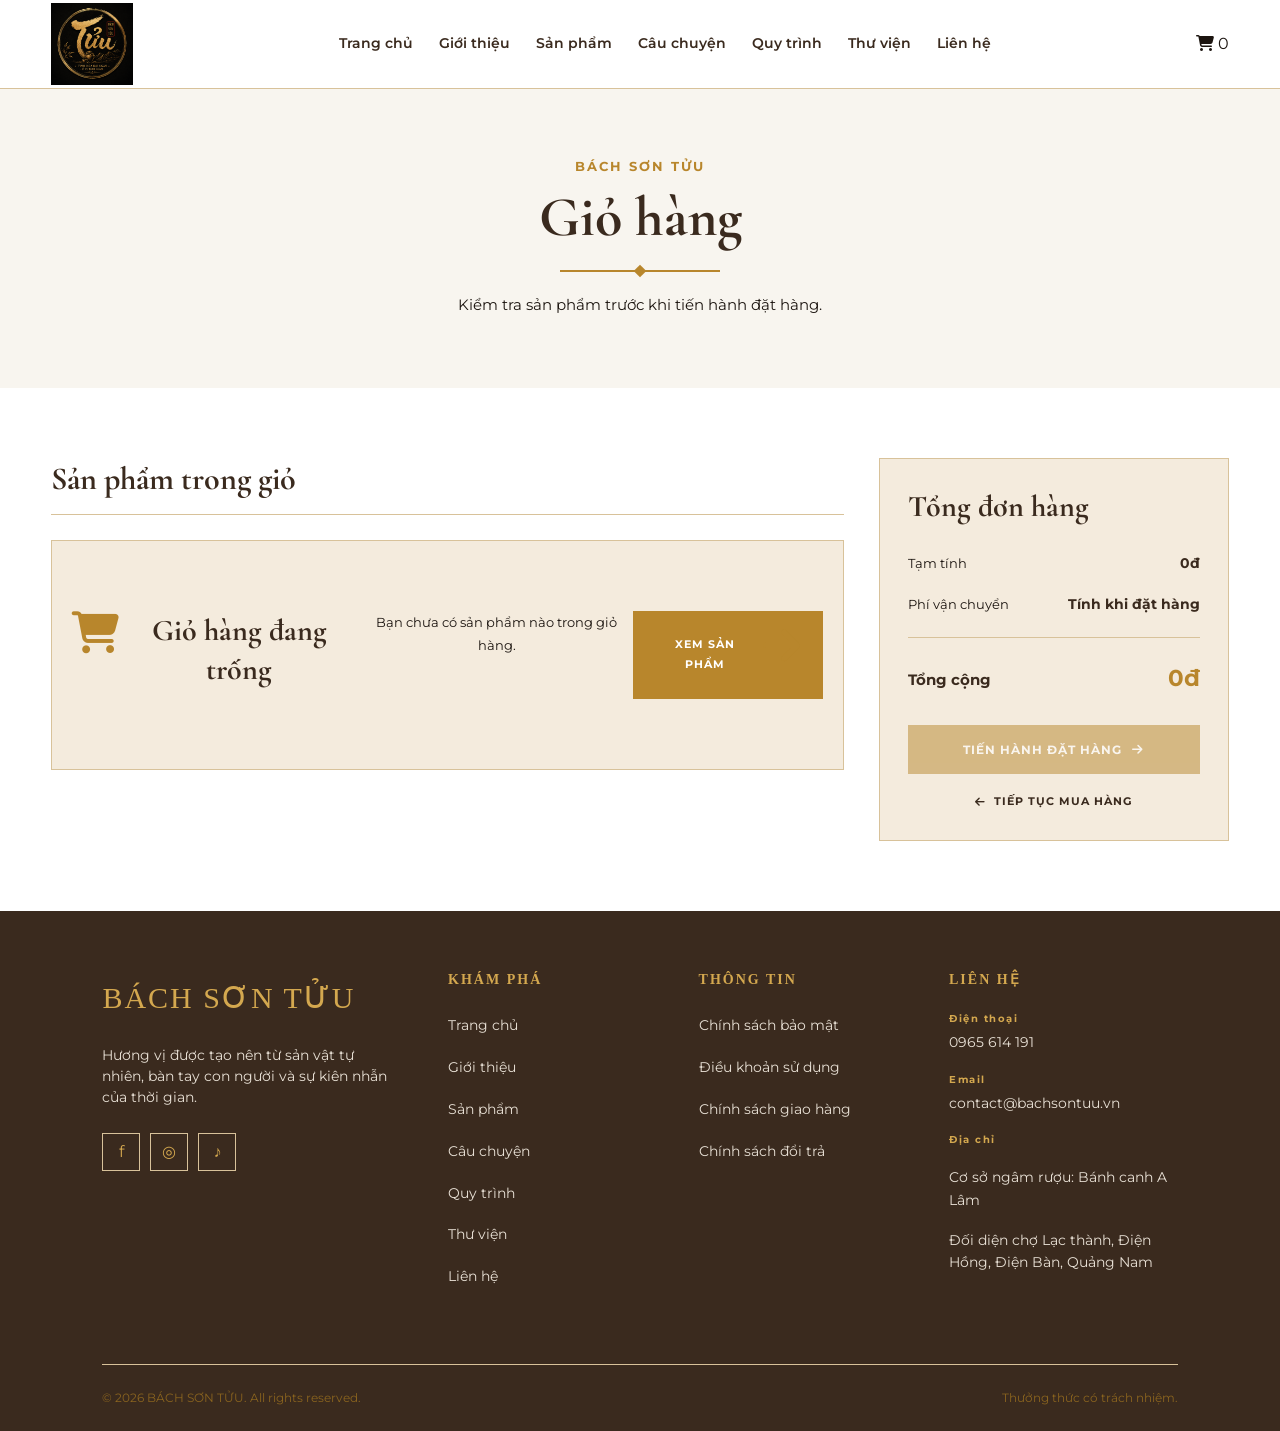
<file: cart.html>
<!DOCTYPE html>
<html lang="vi">

<head>
    <meta charset="UTF-8">
    <meta name="viewport" content="width=device-width, initial-scale=1.0">
    <title>Giỏ hàng | Bách Sơn Tửu</title>
    <link rel="preconnect" href="https://fonts.googleapis.com">
    <link rel="preconnect" href="https://fonts.gstatic.com" crossorigin>
    <link href="https://fonts.googleapis.com/css2?family=Cormorant+Garamond:wght@500;600;700&family=Montserrat:wght@400;500;600;700&display=swap" rel="stylesheet">
    <link rel="stylesheet" href="css/style.css">
    <link rel="stylesheet" href="css/responsive.css">
    <link rel="stylesheet" href="css/cart.css">
    <link rel="stylesheet" href="https://cdnjs.cloudflare.com/ajax/libs/font-awesome/6.5.2/css/all.min.css">
</head>

<body>
    <!-- =========================
         HEADER
    ========================== -->
    <header class="header">
        <div class="container header-container">
            <!-- LOGO -->
            <a href="index.html" class="logo">
                <img 
                    src="images/logo/logo-main.png"
                    alt="Bách Sơn Tửu"
                    >
            </a>
            <!-- MENU -->
            <nav class="navbar">
                <a href="index.html" class="active">Trang chủ</a>
                <a href="about.html">Giới thiệu</a>
                <a href="products.html">Sản phẩm</a>
                <a href="story.html">Câu chuyện</a>
                <a href="process.html">Quy trình</a>
                <a href="gallery.html">Thư viện</a>
                <a href="contact.html">Liên hệ</a>
            </nav>
            <!-- GIỎ HÀNG -->
            <a
                href="cart.html"
                class="cart-link"
                aria-label="Giỏ hàng"
            >

            <i class="fa-solid fa-cart-shopping"></i>

            <span
                class="cart-count"

            >
                0
            </span>

            </a>

            <!-- MENU MOBILE -->
            <button class="menu-toggle">
                <i class="fa-solid fa-bars"></i>
            </button>
        </div>
    </header>
    <div class="mobile-menu">

    <a href="index.html" class="active">
        Trang chủ
    </a>

    <a href="about.html">
        Giới thiệu
    </a>

    <a href="products.html">
        Sản phẩm
    </a>

    <a href="story.html">
        Câu chuyện
    </a>

    <a href="process.html">
        Quy trình
    </a>

    <a href="gallery.html">
        Thư viện
    </a>

    <a href="contact.html">
        Liên hệ
    </a>

</div>

<!-- =====================================================
     CART HERO
===================================================== -->

<section class="cart-hero">

    <div class="cart-hero-content">

        <span class="section-subtitle">
            BÁCH SƠN TỬU
        </span>

        <h1>
            Giỏ hàng
        </h1>

        <div class="cart-hero-line"></div>

        <p>
            Kiểm tra sản phẩm trước khi tiến hành đặt hàng.
        </p>

    </div>

</section>


<!-- =====================================================
     CART SECTION
===================================================== -->

<section class="cart-section">

    <div class="cart-container">


        <!-- =================================================
             DANH SÁCH SẢN PHẨM
        ================================================== -->

        <div class="cart-products">


            <div class="cart-header">

                <h2>
                    Sản phẩm trong giỏ
                </h2>

            </div>


            <!-- JAVASCRIPT SẼ HIỂN THỊ SẢN PHẨM Ở ĐÂY -->

            <div
                class="cart-items"
                id="cartItems"
            >

                <!-- Cart item -->

            </div>


            <!-- GIỎ HÀNG RỖNG -->

            <div
                class="cart-empty"
                id="cartEmpty"
                style="display: none;"
            >

                <i class="fa-solid fa-cart-shopping"></i>

                <h3>
                    Giỏ hàng đang trống
                </h3>

                <p>
                    Bạn chưa có sản phẩm nào trong giỏ hàng.
                </p>

                <a
                    href="products.html"
                    class="cart-shopping-button"
                >

                    XEM SẢN PHẨM

                    <i class="fa-solid fa-arrow-right"></i>

                </a>

            </div>


        </div>


        <!-- =================================================
             TỔNG ĐƠN HÀNG
        ================================================== -->

        <aside class="cart-summary">


            <h2>
                Tổng đơn hàng
            </h2>


            <div class="cart-summary-row">

                <span>
                    Tạm tính
                </span>

                <strong class="cart-subtotal">
        0đ
    </strong>

            </div>


            <div class="cart-summary-row">

                <span>
                    Phí vận chuyển
                </span>

                <strong class="cart-shipping">
        Tính khi đặt hàng
    </strong>

            </div>


            <div class="cart-summary-line"></div>


            <div class="cart-summary-total">

                <span>
                    Tổng cộng
                </span>

                <strong class="cart-total">
        0đ
    </strong>

            </div>


            <!-- NÚT ĐẶT HÀNG -->

            <a
                href="checkout.html"
                class="checkout-button"
                id="checkoutButton"
            >

                TIẾN HÀNH ĐẶT HÀNG

                <i class="fa-solid fa-arrow-right"></i>

            </a>


            <!-- TIẾP TỤC MUA -->

            <a
                href="products.html"
                class="continue-shopping"
            >

                <i class="fa-solid fa-arrow-left"></i>

                TIẾP TỤC MUA HÀNG

            </a>


        </aside>


    </div>

</section>

<!-- =========================
     FOOTER
========================= -->

<footer class="footer">

    <div class="footer-container">

        <!-- Thương hiệu -->
        <div class="footer-brand">

            <a href="#" class="footer-logo">
                BÁCH SƠN TỬU
            </a>

            <p>
                Hương vị được tạo nên từ sản vật tự nhiên,
                bàn tay con người và sự kiên nhẫn của thời gian.
            </p>

            <div class="footer-social">

                <a href="#" aria-label="Facebook">
                    f
                </a>

                <a href="#" aria-label="Instagram">
                    ◎
                </a>

                <a href="#" aria-label="TikTok">
                    ♪
                </a>

            </div>

        </div>


        <!-- Điều hướng -->
        <div class="footer-column">

            <h3>
                KHÁM PHÁ
            </h3>

            <ul>

                <li>
                    <a href="index.html">
                        Trang chủ
                    </a>
                </li>

                <li>
                    <a href="about.html">
                        Giới thiệu
                    </a>
                </li>

                <li>
                    <a href="products.html">
                        Sản phẩm
                    </a>
                </li>

                <li>
                    <a href="story.html">
                        Câu chuyện
                    </a>
                </li>

                <li>
                    <a href="process.html">
                        Quy trình
                    </a>
                </li>

                <li>
                    <a href="gallery.html">
                        Thư viện
                    </a>
                </li>

                <li>
                    <a href="contact.html">
                        Liên hệ
                    </a>
                </li>

            </ul>

        </div>


        <!-- Thông tin -->
        <div class="footer-column">

            <h3>
                THÔNG TIN
            </h3>

            <ul>

                <li>
                    <a href="#">
                        Chính sách bảo mật
                    </a>
                </li>

                <li>
                    <a href="#">
                        Điều khoản sử dụng
                    </a>
                </li>

                <li>
                    <a href="#">
                        Chính sách giao hàng
                    </a>
                </li>

                <li>
                    <a href="#">
                        Chính sách đổi trả
                    </a>
                </li>

            </ul>

        </div>


        <!-- Liên hệ -->
        <div class="footer-column">

            <h3>
                LIÊN HỆ
            </h3>

            <div class="footer-contact">

                <p>
                    <span>Điện thoại</span>
                    0965 614 191
                </p>

                <p>
                    <span>Email</span>
                    contact@bachsontuu.vn
                </p>

                <p>
                    <span>Địa chỉ</span>
                        <p>
                            Cơ sở ngâm rượu: Bánh canh A Lâm
                        </p>
                        <p>
                            Đối diện chợ Lạc thành,
                            Điện Hồng, Điện Bàn, Quảng Nam
                        </p>
                </p>

            </div>

        </div>

    </div>


    <!-- Footer Bottom -->

    <div class="footer-bottom">

        <p>
            © <span class="current-year"></span>
            BÁCH SƠN TỬU. All rights reserved.
        </p>

        <p>
            Thưởng thức có trách nhiệm.
        </p>

    </div>

</footer>



    <!-- JAVASCRIPT -->

    <script src="js/product-api.js"></script>
    <script src="js/cart.js"></script>
    <script src="js/script.js"></script>


</body>

</html>
</file>
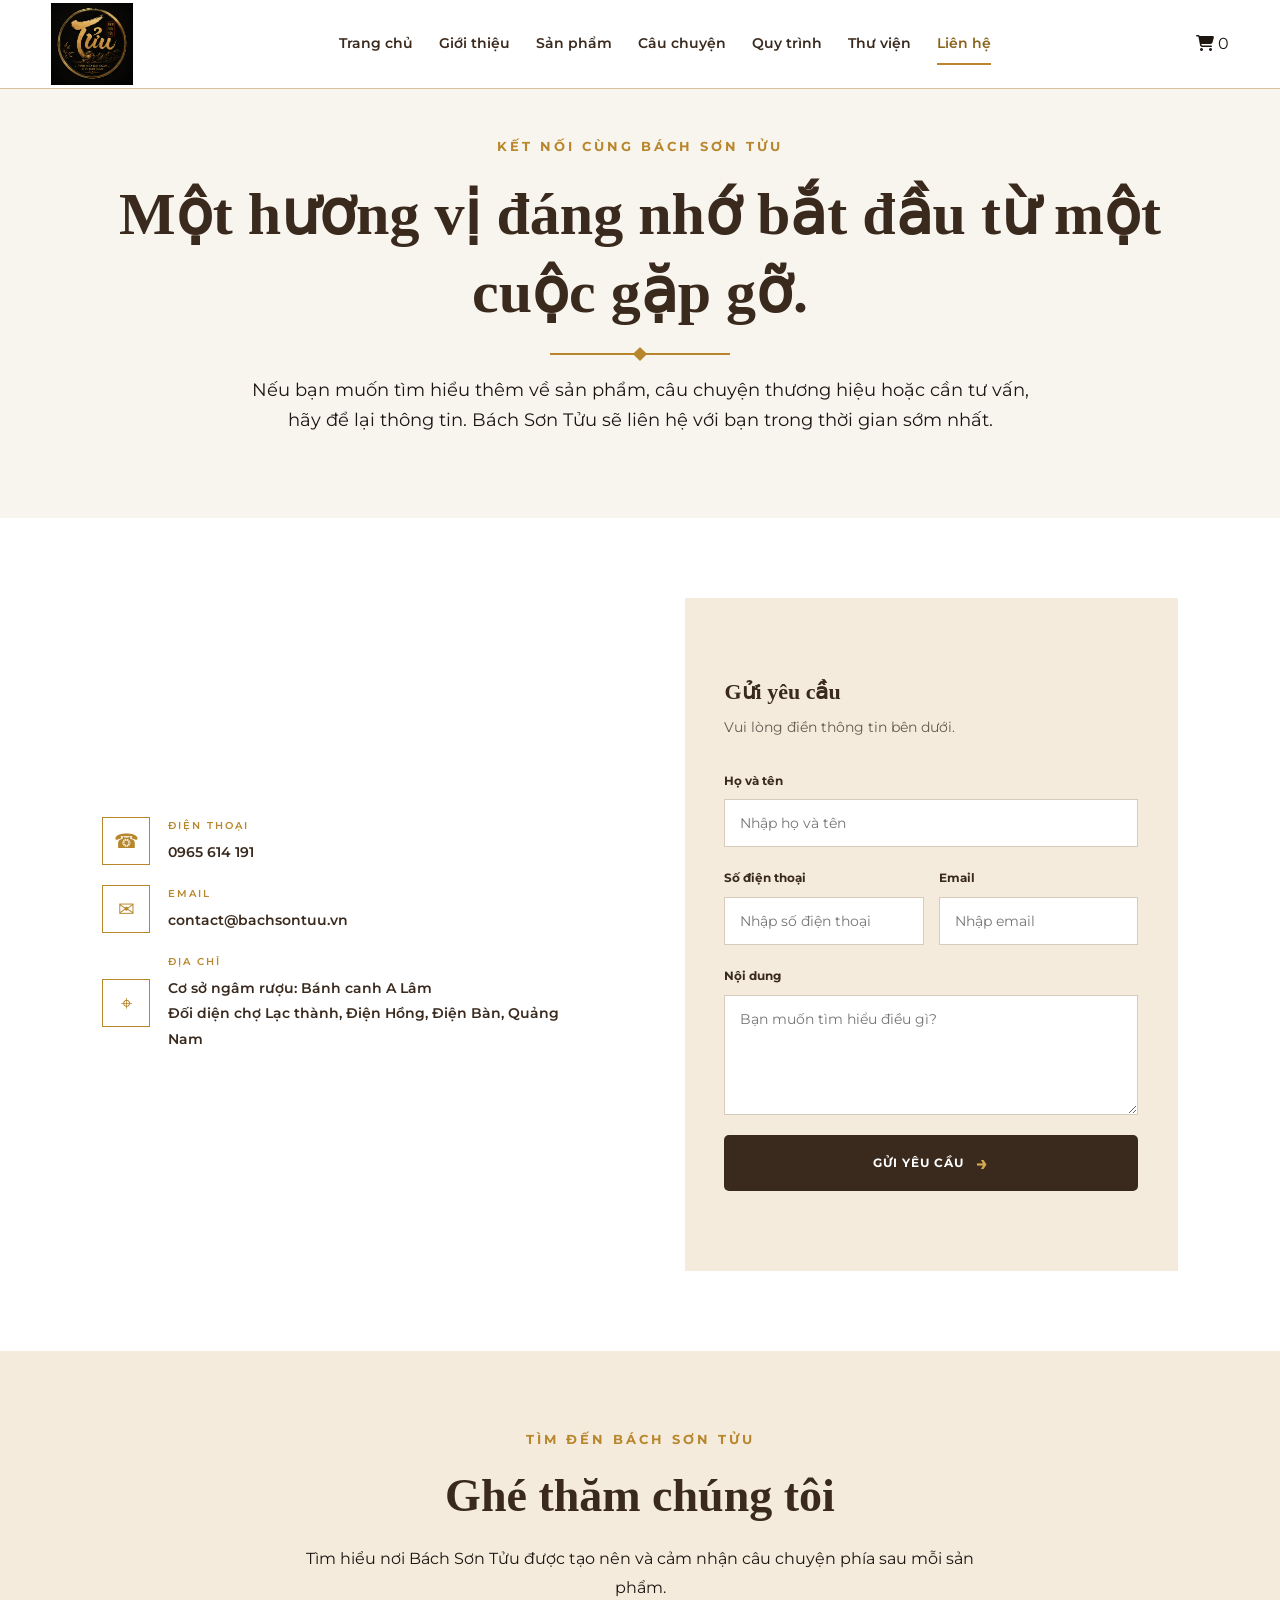
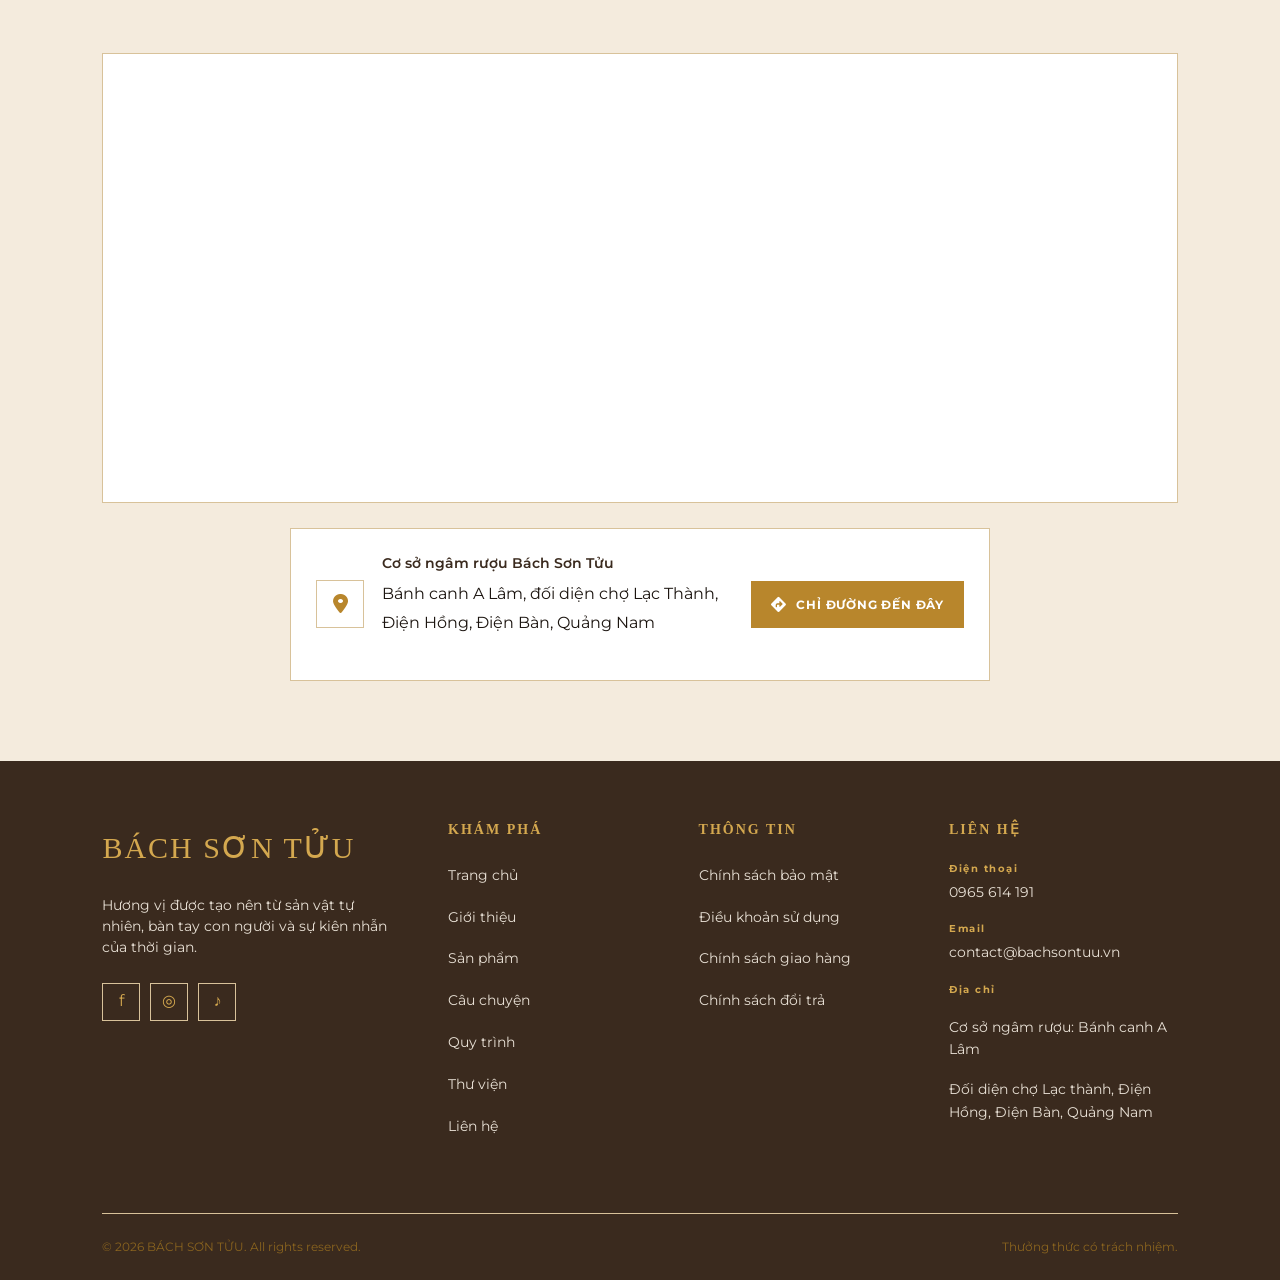
<file: contact.html>
<!DOCTYPE html>
<html lang="vi">

<head>
    <meta charset="UTF-8">
    <meta name="viewport" content="width=device-width, initial-scale=1.0">
    <title>Liên Hệ Với Chúng Tôi | Bách Sơn Tửu</title>
    <link rel="preconnect" href="https://fonts.googleapis.com">
    <link rel="preconnect" href="https://fonts.gstatic.com" crossorigin>
    <link href="https://fonts.googleapis.com/css2?family=Cormorant+Garamond:wght@500;600;700&family=Montserrat:wght@400;500;600;700&display=swap" rel="stylesheet">
    <link rel="stylesheet" href="css/style.css">
    <link rel="stylesheet" href="css/responsive.css">
    <link rel="stylesheet" href="css/contact.css">
    <link rel="stylesheet" href="https://cdnjs.cloudflare.com/ajax/libs/font-awesome/6.5.2/css/all.min.css">
</head>

<body>
    <!-- =========================
         HEADER
    ========================== -->
    <header class="header">
        <div class="container header-container">
            <!-- LOGO -->
            <a href="index.html" class="logo">
                <img 
                    src="images/logo/logo-main.png"
                    alt="Bách Sơn Tửu"
                    >
            </a>
            <!-- MENU -->
            <nav class="navbar">
                <a href="index.html">Trang chủ</a>
                <a href="about.html">Giới thiệu</a>
                <a href="products.html">Sản phẩm</a>
                <a href="story.html">Câu chuyện</a>
                <a href="process.html">Quy trình</a>
                <a href="gallery.html">Thư viện</a>
                <a href="contact.html" class="active">Liên hệ</a>
            </nav>
            <!-- GIỎ HÀNG -->
            <a
                href="cart.html"
                class="cart-link"
                aria-label="Giỏ hàng"
            >

            <i class="fa-solid fa-cart-shopping"></i>

            <span
                class="cart-count"

            >
                0
            </span>

            </a>
            <!-- MENU MOBILE -->
            <button class="menu-toggle">
                <i class="fa-solid fa-bars"></i>
            </button>
        </div>
    </header>
    <div class="mobile-menu">

    <a href="index.html">
        Trang chủ
    </a>

    <a href="about.html">
        Giới thiệu
    </a>

    <a href="products.html">
        Sản phẩm
    </a>

    <a href="story.html">
        Câu chuyện
    </a>

    <a href="process.html">
        Quy trình
    </a>

    <a href="gallery.html">
        Thư viện
    </a>

    <a href="contact.html" class="active">
        Liên hệ
    </a>

</div>
<!-- =====================================================
     CONTACT HERO
===================================================== -->

<section class="contact-hero">

    <div class="contact-hero-content">

        <span class="section-subtitle">
            KẾT NỐI CÙNG BÁCH SƠN TỬU
        </span>

        <h1>
            Một hương vị đáng nhớ
            bắt đầu từ một cuộc gặp gỡ.
        </h1>

        <div class="contact-hero-line"></div>

        <p>
            Nếu bạn muốn tìm hiểu thêm về sản phẩm,
            câu chuyện thương hiệu hoặc cần tư vấn,
            hãy để lại thông tin. Bách Sơn Tửu sẽ
            liên hệ với bạn trong thời gian sớm nhất.
        </p>

    </div>

</section>
<!-- =========================
     LIÊN HỆ / ĐẶT HÀNG
========================= -->

<section class="contact" id="contact">

    <div class="contact-container">

        <!-- Nội dung bên trái -->
        <div class="contact-info">
            
            <div class="contact-details">

                <div class="contact-item">

                    <div class="contact-icon">
                        ☎
                    </div>

                    <div>
                        <span>ĐIỆN THOẠI</span>
                        <strong>0965 614 191</strong>
                    </div>

                </div>


                <div class="contact-item">

                    <div class="contact-icon">
                        ✉
                    </div>

                    <div>
                        <span>EMAIL</span>
                        <strong>contact@bachsontuu.vn</strong>
                    </div>

                </div>


                <div class="contact-item">

                    <div class="contact-icon">
                        ⌖
                    </div>

                    <div>
                        <span>ĐỊA CHỈ</span>
                        <strong>Cơ sở ngâm rượu: Bánh canh A Lâm</strong>
                        <strong>Đối diện chợ Lạc thành, Điện Hồng, Điện Bàn, Quảng Nam</strong>

                    </div>

                </div>

            </div>

        </div>


        <!-- Form -->
        <div class="contact-form">

            <h3>
                Gửi yêu cầu
            </h3>

            <p>
                Vui lòng điền thông tin bên dưới.
            </p>


            <form>

                <div class="form-group">

                    <label for="name">
                        Họ và tên
                    </label>

                    <input
                        type="text"
                        id="name"
                        placeholder="Nhập họ và tên"
                    >

                </div>


                <div class="form-row">

                    <div class="form-group">

                        <label for="phone">
                            Số điện thoại
                        </label>

                        <input
                            type="tel"
                            id="phone"
                            placeholder="Nhập số điện thoại"
                        >

                    </div>


                    <div class="form-group">

                        <label for="email">
                            Email
                        </label>

                        <input
                            type="email"
                            id="email"
                            placeholder="Nhập email"
                        >

                    </div>

                </div>


                <div class="form-group">

                    <label for="subject">
                        Nội dung
                    </label>

                    <textarea
                        id="subject"
                        rows="5"
                        placeholder="Bạn muốn tìm hiểu điều gì?"
                    ></textarea>

                </div>


                <button
                    type="submit"
                    class="contact-button"
                >
                    GỬI YÊU CẦU
                    <span>→</span>
                </button>

            </form>

        </div>

    </div>

</section>

<!-- =========================
     GOOGLE MAP
========================= -->

<section class="location">

    <div class="location-header">

        <span class="section-subtitle">
            TÌM ĐẾN BÁCH SƠN TỬU
        </span>

        <h2>
            Ghé thăm chúng tôi
        </h2>

        <p>
            Tìm hiểu nơi Bách Sơn Tửu được tạo nên
            và cảm nhận câu chuyện phía sau mỗi sản phẩm.
        </p>

    </div>


    <div class="location-map">

        <iframe
            src="https://www.google.com/maps?q=V4PR%2BRF6%2C%20%C4%90T609%2C%20%C4%90i%E1%BB%87n%20B%C3%A0n%20T%C3%A2y%2C%20%C4%90%C3%A0%20N%E1%BA%B5ng&output=embed"
            loading="lazy"
            allowfullscreen
            referrerpolicy="no-referrer-when-downgrade">
        </iframe>

    </div>


    <div class="location-address">

    <div class="location-address-info">

        <div class="location-address-icon">
            <i class="fa-solid fa-location-dot"></i>
        </div>

        <div>

            <strong>
                Cơ sở ngâm rượu Bách Sơn Tửu
            </strong>

            <p>
                Bánh canh A Lâm, đối diện chợ Lạc Thành,
                Điện Hồng, Điện Bàn, Quảng Nam
            </p>

        </div>

    </div>


    <!-- NÚT CHỈ ĐƯỜNG -->

    <a
        href="https://www.google.com/maps/dir/?api=1&destination=V4PR%2BRF6%2C%20%C4%90T609%2C%20%C4%90i%E1%BB%87n%20B%C3%A0n%20T%C3%A2y%2C%20%C4%90%C3%A0%20N%E1%BA%B5ng"
        target="_blank"
        rel="noopener noreferrer"
        class="location-direction-button"
    >

        <i class="fa-solid fa-diamond-turn-right"></i>

        CHỈ ĐƯỜNG ĐẾN ĐÂY

    </a>

</div>

</section>

<!-- =========================
     FOOTER
========================= -->

<footer class="footer">

    <div class="footer-container">

        <!-- Thương hiệu -->
        <div class="footer-brand">

            <a href="#" class="footer-logo">
                BÁCH SƠN TỬU
            </a>

            <p>
                Hương vị được tạo nên từ sản vật tự nhiên,
                bàn tay con người và sự kiên nhẫn của thời gian.
            </p>

            <div class="footer-social">

                <a href="#" aria-label="Facebook">
                    f
                </a>

                <a href="#" aria-label="Instagram">
                    ◎
                </a>

                <a href="#" aria-label="TikTok">
                    ♪
                </a>

            </div>

        </div>


        <!-- Điều hướng -->
        <div class="footer-column">

            <h3>
                KHÁM PHÁ
            </h3>

            <ul>

                <li>
                    <a href="index.html">
                        Trang chủ
                    </a>
                </li>

                <li>
                    <a href="about.html">
                        Giới thiệu
                    </a>
                </li>

                <li>
                    <a href="products.html">
                        Sản phẩm
                    </a>
                </li>

                <li>
                    <a href="story.html">
                        Câu chuyện
                    </a>
                </li>

                <li>
                    <a href="process.html">
                        Quy trình
                    </a>
                </li>

                <li>
                    <a href="gallery.html">
                        Thư viện
                    </a>
                </li>

                <li>
                    <a href="contact.html">
                        Liên hệ
                    </a>
                </li>

            </ul>

        </div>


        <!-- Thông tin -->
        <div class="footer-column">

            <h3>
                THÔNG TIN
            </h3>

            <ul>

                <li>
                    <a href="#">
                        Chính sách bảo mật
                    </a>
                </li>

                <li>
                    <a href="#">
                        Điều khoản sử dụng
                    </a>
                </li>

                <li>
                    <a href="#">
                        Chính sách giao hàng
                    </a>
                </li>

                <li>
                    <a href="#">
                        Chính sách đổi trả
                    </a>
                </li>

            </ul>

        </div>


        <!-- Liên hệ -->
        <div class="footer-column">

            <h3>
                LIÊN HỆ
            </h3>

            <div class="footer-contact">

                <p>
                    <span>Điện thoại</span>
                    0965 614 191
                </p>

                <p>
                    <span>Email</span>
                    contact@bachsontuu.vn
                </p>

                <p>
                    <span>Địa chỉ</span>
                        <p>
                            Cơ sở ngâm rượu: Bánh canh A Lâm
                        </p>
                        <p>
                            Đối diện chợ Lạc thành,
                            Điện Hồng, Điện Bàn, Quảng Nam
                        </p>
                </p>

            </div>

        </div>

    </div>


    <!-- Footer Bottom -->

    <div class="footer-bottom">

        <p>
            © <span class="current-year"></span>
            BÁCH SƠN TỬU. All rights reserved.
        </p>

        <p>
            Thưởng thức có trách nhiệm.
        </p>

    </div>

</footer>



    <!-- JAVASCRIPT -->
    <script src="js/product-api.js"></script>
    <script src="js/products.js"></script>
    <script src="js/cart.js"></script>
    <script src="js/script.js"></script>


</body>

</html>
</file>
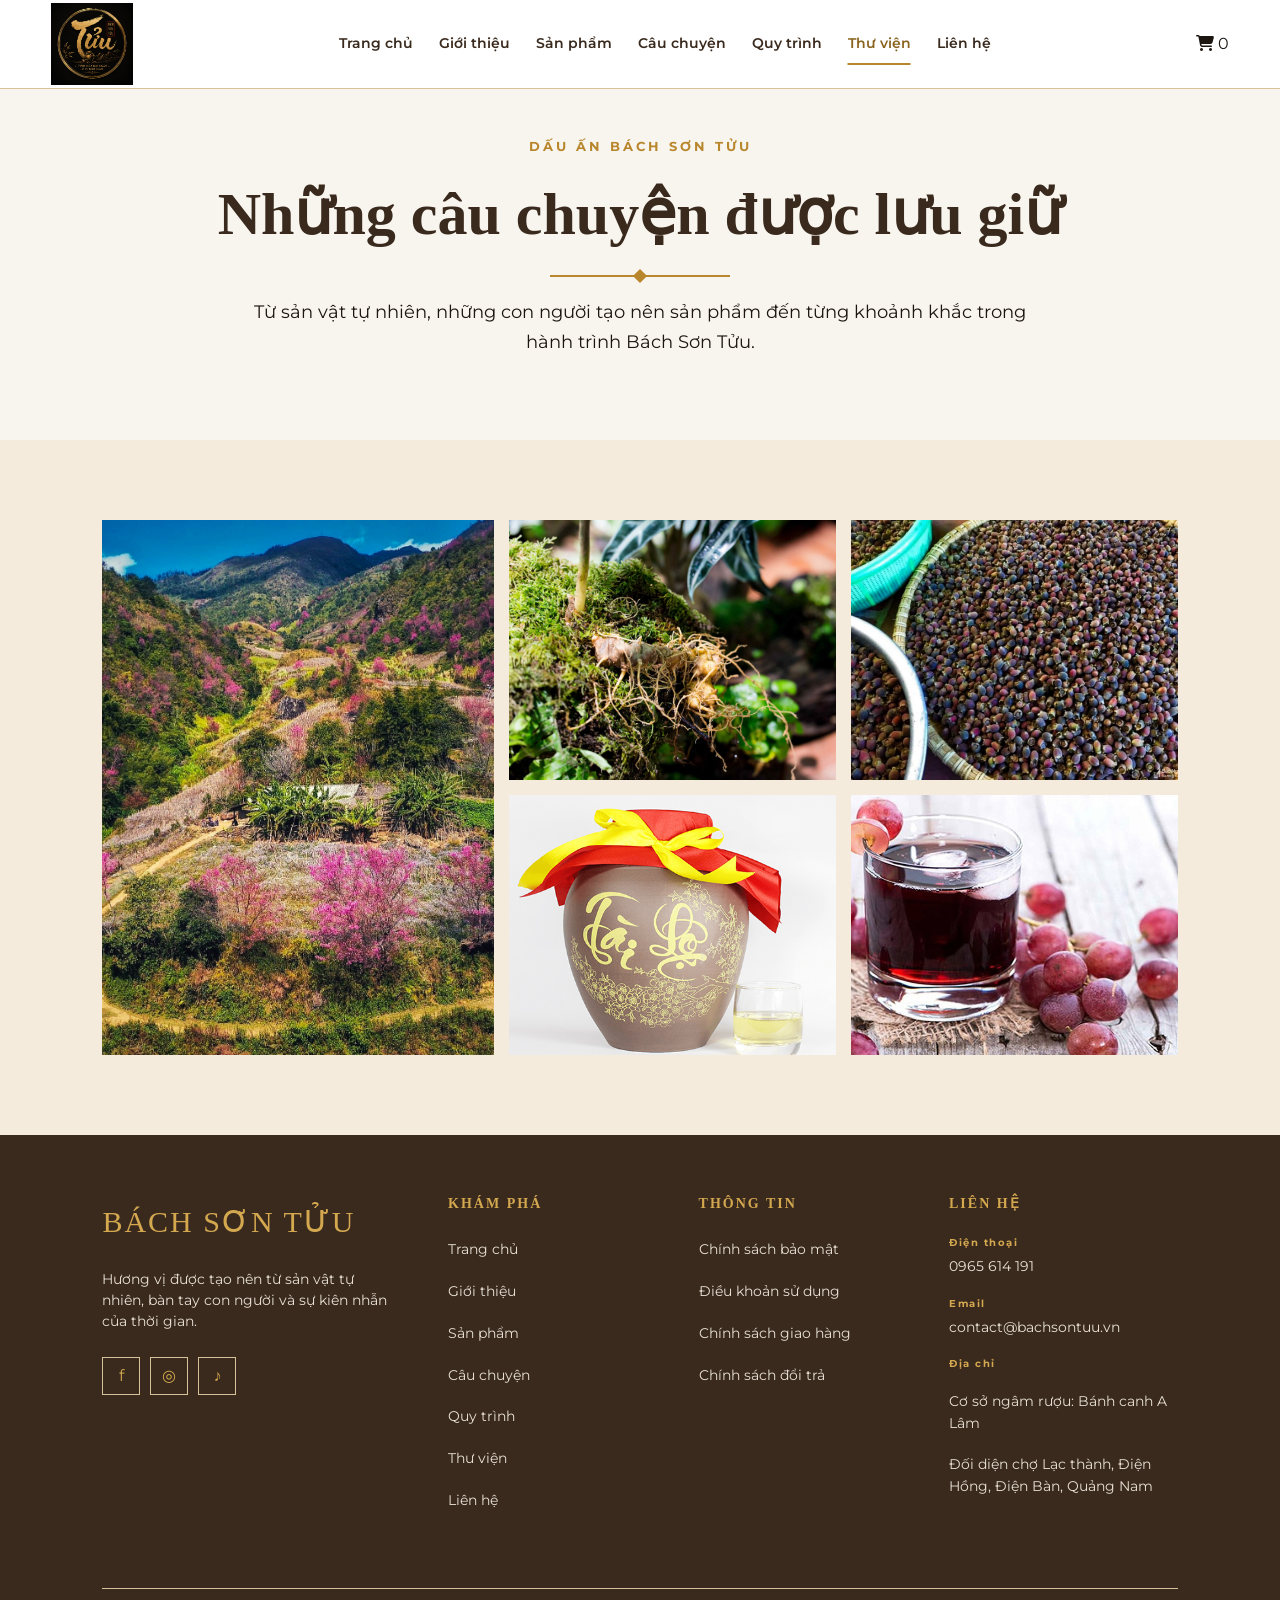
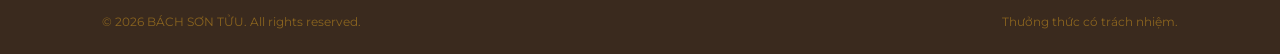
<file: gallery.html>
<!DOCTYPE html>
<html lang="vi">

<head>
    <meta charset="UTF-8">
    <meta name="viewport" content="width=device-width, initial-scale=1.0">
    <title>Thư viện | Bách Sơn Tửu</title>
    <link rel="preconnect" href="https://fonts.googleapis.com">
    <link rel="preconnect" href="https://fonts.gstatic.com" crossorigin>
    <link href="https://fonts.googleapis.com/css2?family=Cormorant+Garamond:wght@500;600;700&family=Montserrat:wght@400;500;600;700&display=swap" rel="stylesheet">
    <link rel="stylesheet" href="css/style.css">
    <link rel="stylesheet" href="css/responsive.css">
    <link rel="stylesheet" href="css/gallery.css">
    <link rel="stylesheet" href="https://cdnjs.cloudflare.com/ajax/libs/font-awesome/6.5.2/css/all.min.css">
</head>

<body>
    <!-- =========================
         HEADER
    ========================== -->
    <header class="header">
        <div class="container header-container">
            <!-- LOGO -->
            <a href="index.html" class="logo">
                <img 
                    src="images/logo/logo-main.png"
                    alt="Bách Sơn Tửu"
                    >
            </a>
            <!-- MENU -->
            <nav class="navbar">
                <a href="index.html">Trang chủ</a>
                <a href="about.html">Giới thiệu</a>
                <a href="products.html">Sản phẩm</a>
                <a href="story.html">Câu chuyện</a>
                <a href="process.html">Quy trình</a>
                <a href="gallery.html" class="active">Thư viện</a>
                <a href="contact.html">Liên hệ</a>
            </nav>
            <!-- GIỎ HÀNG -->
            <a
                href="cart.html"
                class="cart-link"
                aria-label="Giỏ hàng"
            >

            <i class="fa-solid fa-cart-shopping"></i>

            <span
                class="cart-count"

            >
                0
            </span>

            </a>
            <!-- MENU MOBILE -->
            <button class="menu-toggle">
                <i class="fa-solid fa-bars"></i>
            </button>
        </div>
    </header>
    <div class="mobile-menu">

    <a href="index.html">
        Trang chủ
    </a>

    <a href="about.html">
        Giới thiệu
    </a>

    <a href="products.html">
        Sản phẩm
    </a>

    <a href="story.html">
        Câu chuyện
    </a>

    <a href="process.html">
        Quy trình
    </a>

    <a href="gallery.html" class="active">
        Thư viện
    </a>

    <a href="contact.html">
        Liên hệ
    </a>

</div>

<!-- =====================================================
     GALLERY HERO
===================================================== -->

<section class="gallery-hero">

    <div class="gallery-hero-content">

        <span class="section-subtitle">
            DẤU ẤN BÁCH SƠN TỬU
        </span>

        <h1>
            Những câu chuyện được lưu giữ
        </h1>

        <div class="gallery-hero-line"></div>

        <p>
            Từ sản vật tự nhiên, những con người tạo nên sản phẩm
            đến từng khoảnh khắc trong hành trình Bách Sơn Tửu.
        </p>

    </div>

</section>


<section class="gallery">

    <div class="gallery-grid">

        <div class="gallery-item gallery-large">
            <img src="images/gallery/gallery-1.jpg"
                 alt="Không gian Bách Sơn Tửu">
        </div>

        <div class="gallery-item">
            <img src="images/gallery/gallery-2.jpg"
                 alt="Sản vật tự nhiên">
        </div>

        <div class="gallery-item">
            <img src="images/gallery/gallery-3.jpg"
                 alt="Nguyên liệu Bách Sơn Tửu">
        </div>

        <div class="gallery-item">
            <img src="images/gallery/gallery-4.jpg"
                 alt="Quá trình tạo nên sản phẩm">
        </div>

        <div class="gallery-item">
            <img src="images/gallery/gallery-5.jpg"
                 alt="Bách Sơn Tửu">
        </div>

    </div>

</section>

<!-- =========================
     FOOTER
========================= -->

<footer class="footer">

    <div class="footer-container">

        <!-- Thương hiệu -->
        <div class="footer-brand">

            <a href="#" class="footer-logo">
                BÁCH SƠN TỬU
            </a>

            <p>
                Hương vị được tạo nên từ sản vật tự nhiên,
                bàn tay con người và sự kiên nhẫn của thời gian.
            </p>

            <div class="footer-social">

                <a href="#" aria-label="Facebook">
                    f
                </a>

                <a href="#" aria-label="Instagram">
                    ◎
                </a>

                <a href="#" aria-label="TikTok">
                    ♪
                </a>

            </div>

        </div>


        <!-- Điều hướng -->
        <div class="footer-column">

            <h3>
                KHÁM PHÁ
            </h3>

            <ul>

                <li>
                    <a href="index.html">
                        Trang chủ
                    </a>
                </li>

                <li>
                    <a href="about.html">
                        Giới thiệu
                    </a>
                </li>

                <li>
                    <a href="products.html">
                        Sản phẩm
                    </a>
                </li>

                <li>
                    <a href="story.html">
                        Câu chuyện
                    </a>
                </li>

                <li>
                    <a href="process.html">
                        Quy trình
                    </a>
                </li>

                <li>
                    <a href="gallery.html">
                        Thư viện
                    </a>
                </li>

                <li>
                    <a href="contact.html">
                        Liên hệ
                    </a>
                </li>

            </ul>

        </div>


        <!-- Thông tin -->
        <div class="footer-column">

            <h3>
                THÔNG TIN
            </h3>

            <ul>

                <li>
                    <a href="#">
                        Chính sách bảo mật
                    </a>
                </li>

                <li>
                    <a href="#">
                        Điều khoản sử dụng
                    </a>
                </li>

                <li>
                    <a href="#">
                        Chính sách giao hàng
                    </a>
                </li>

                <li>
                    <a href="#">
                        Chính sách đổi trả
                    </a>
                </li>

            </ul>

        </div>


        <!-- Liên hệ -->
        <div class="footer-column">

            <h3>
                LIÊN HỆ
            </h3>

            <div class="footer-contact">

                <p>
                    <span>Điện thoại</span>
                    0965 614 191
                </p>

                <p>
                    <span>Email</span>
                    contact@bachsontuu.vn
                </p>

                <p>
                    <span>Địa chỉ</span>
                        <p>
                            Cơ sở ngâm rượu: Bánh canh A Lâm
                        </p>
                        <p>
                            Đối diện chợ Lạc thành,
                            Điện Hồng, Điện Bàn, Quảng Nam
                        </p>
                </p>

            </div>

        </div>

    </div>


    <!-- Footer Bottom -->

    <div class="footer-bottom">

        <p>
            © <span class="current-year"></span>
            BÁCH SƠN TỬU. All rights reserved.
        </p>

        <p>
            Thưởng thức có trách nhiệm.
        </p>

    </div>

</footer>



    <!-- JAVASCRIPT -->
    <script src="js/product-api.js"></script>
    <script src="js/products.js"></script>
    <script src="js/cart.js"></script>
    <script src="js/script.js"></script>


</body>

</html>
</file>
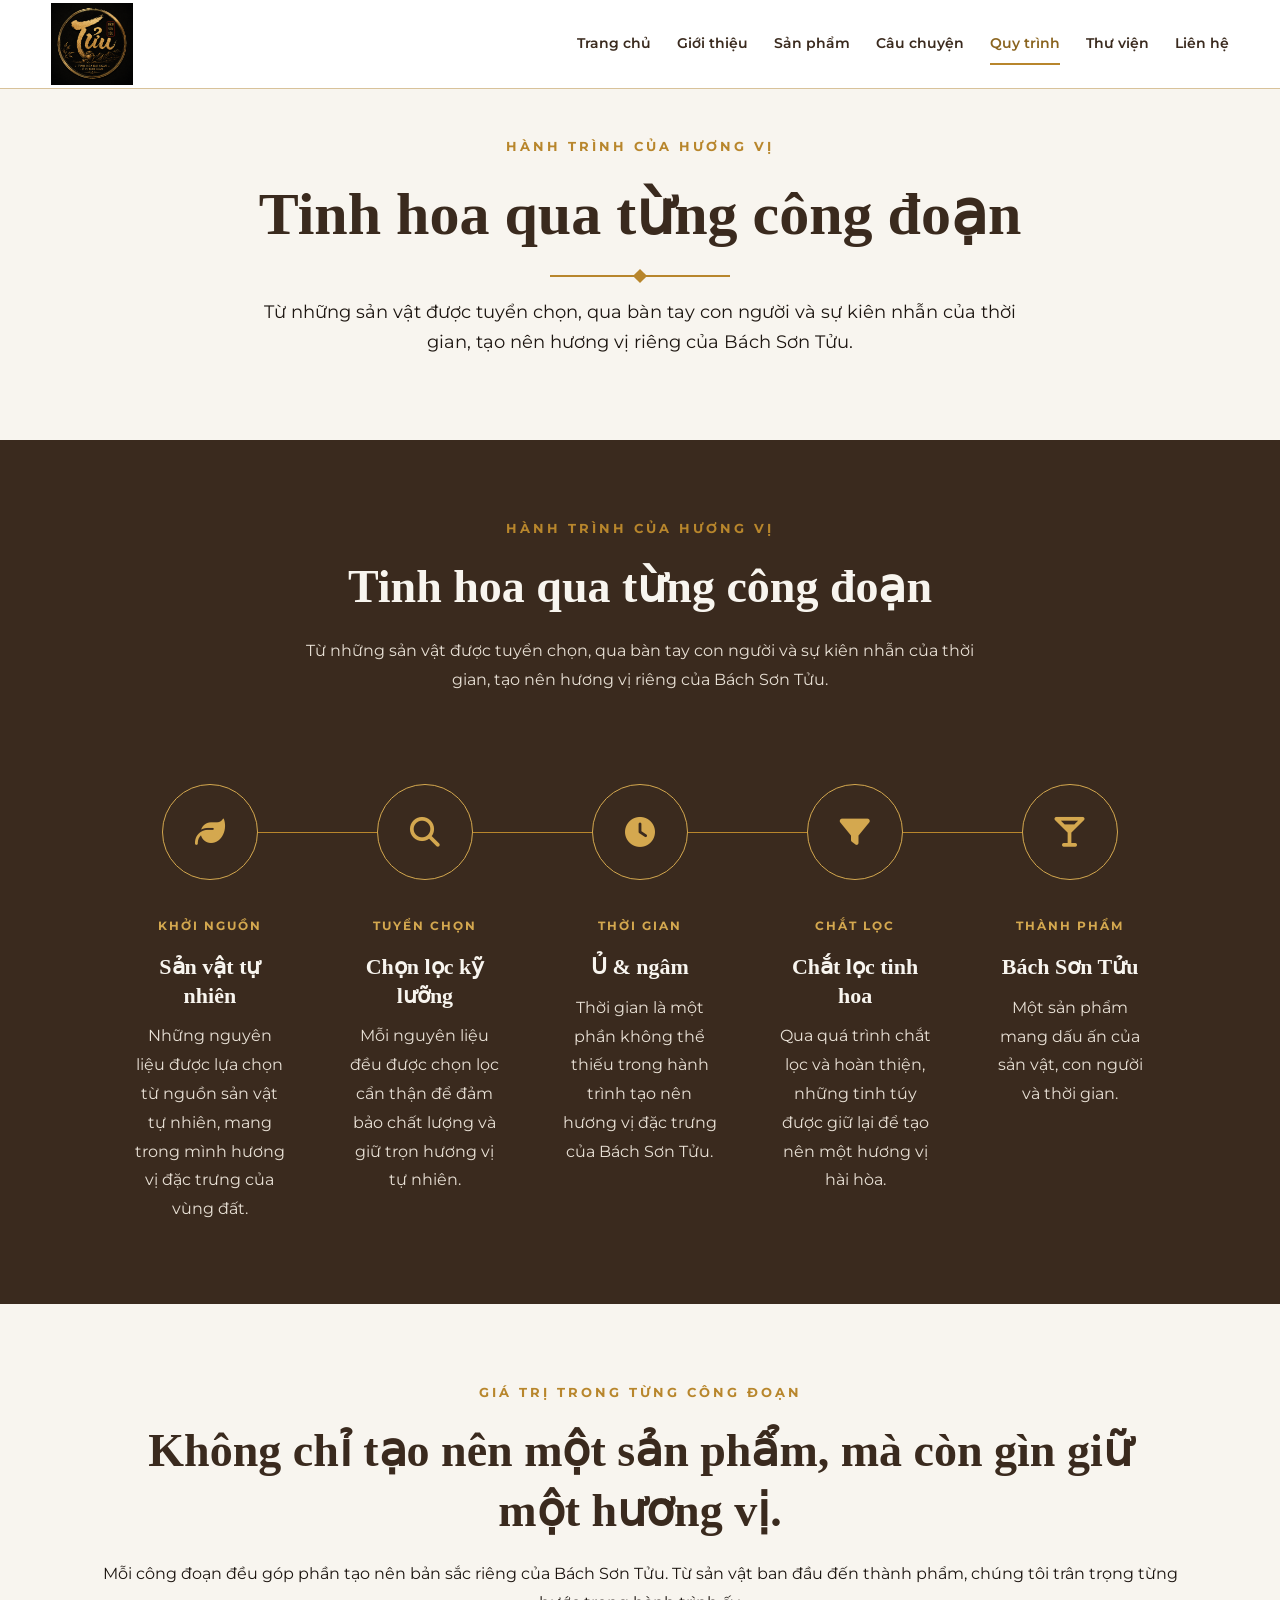
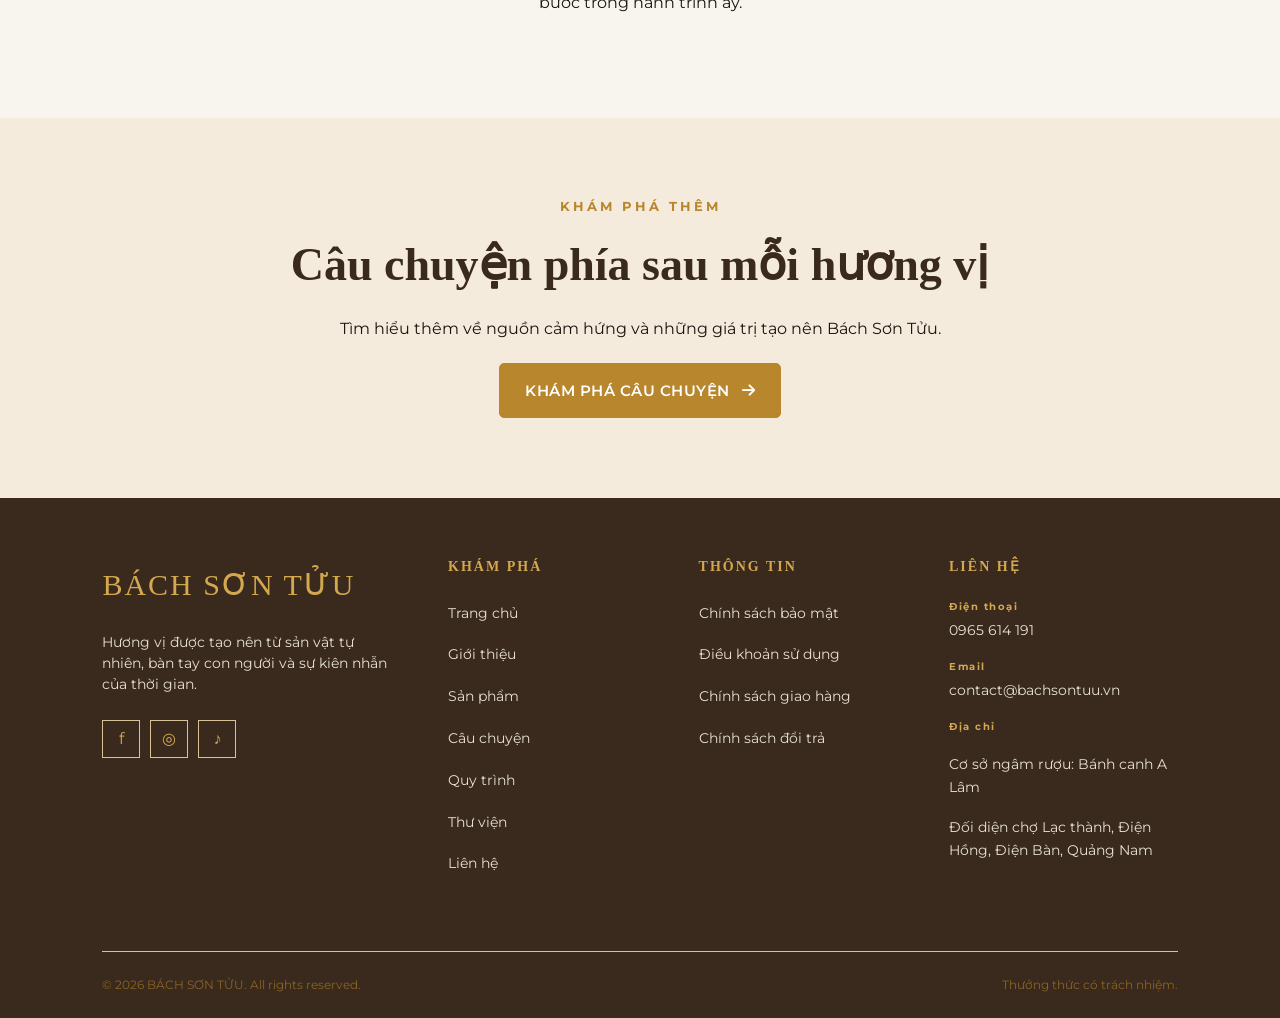
<file: process.html>
<!DOCTYPE html>
<html lang="vi">

<head>
    <meta charset="UTF-8">
    <meta name="viewport" content="width=device-width, initial-scale=1.0">
    <title>Quy trình | Bách Sơn Tửu</title>
    <link rel="preconnect" href="https://fonts.googleapis.com">
    <link rel="preconnect" href="https://fonts.gstatic.com" crossorigin>
    <link href="https://fonts.googleapis.com/css2?family=Cormorant+Garamond:wght@500;600;700&family=Montserrat:wght@400;500;600;700&display=swap" rel="stylesheet">
    <link rel="stylesheet" href="css/style.css">
    <link rel="stylesheet" href="css/responsive.css">
    <link rel="stylesheet" href="css/process.css">
    <link rel="stylesheet" href="https://cdnjs.cloudflare.com/ajax/libs/font-awesome/6.5.2/css/all.min.css">
    
</head>

<body>
    <!-- =========================
         HEADER
    ========================== -->
    <header class="header">
        <div class="container header-container">
            <!-- LOGO -->
            <a href="index.html" class="logo">
                <img 
                    src="images/logo/logo-main.png"
                    alt="Bách Sơn Tửu"
                    >
            </a>
            <!-- MENU -->
            <nav class="navbar">
                <a href="index.html">Trang chủ</a>
                <a href="about.html">Giới thiệu</a>
                <a href="products.html">Sản phẩm</a>
                <a href="story.html">Câu chuyện</a>
                <a href="process.html" class="active">Quy trình</a>
                <a href="gallery.html">Thư viện</a>
                <a href="contact.html">Liên hệ</a>
            </nav>
            <!-- MENU MOBILE -->
            <button class="menu-toggle">
                <i class="fa-solid fa-bars"></i>
            </button>
        </div>
    </header>
    <div class="mobile-menu">

    <a href="index.html">
        Trang chủ
    </a>

    <a href="about.html">
        Giới thiệu
    </a>

    <a href="products.html">
        Sản phẩm
    </a>

    <a href="story.html">
        Câu chuyện
    </a>

    <a href="process.html" class="active">
        Quy trình
    </a>

    <a href="gallery.html">
        Thư viện
    </a>

    <a href="contact.html">
        Liên hệ
    </a>

</div>

<!-- =====================================================
     HERO
===================================================== -->

<section class="process-hero">

    <div class="process-hero-content">

        <span class="section-subtitle">
            HÀNH TRÌNH CỦA HƯƠNG VỊ
        </span>

        <h1>
            Tinh hoa qua từng công đoạn
        </h1>

        <div class="process-hero-line"></div>

        <p>
            Từ những sản vật được tuyển chọn,
            qua bàn tay con người và sự kiên nhẫn
            của thời gian, tạo nên hương vị riêng
            của Bách Sơn Tửu.
        </p>

    </div>

</section>

<!-- =====================================================
     QUY TRÌNH
===================================================== -->

<section class="process">

    <div class="process-header">

        <span class="section-subtitle">
            HÀNH TRÌNH CỦA HƯƠNG VỊ
        </span>

        <h2>
            Tinh hoa qua từng công đoạn
        </h2>

        <p>
            Từ những sản vật được tuyển chọn,
            qua bàn tay con người và sự kiên nhẫn của thời gian,
            tạo nên hương vị riêng của Bách Sơn Tửu.
        </p>

    </div>


    <div class="process-list">


        <!-- BƯỚC 1 -->

        <div class="process-item">

            <div class="process-icon">
                <i class="fa-solid fa-leaf"></i>
            </div>

            <div class="process-content">

                <span>KHỞI NGUỒN</span>

                <h3>
                    Sản vật tự nhiên
                </h3>

                <p>
                    Những nguyên liệu được lựa chọn từ
                    nguồn sản vật tự nhiên, mang trong mình
                    hương vị đặc trưng của vùng đất.
                </p>

            </div>

        </div>



        <!-- BƯỚC 2 -->

        <div class="process-item">

            <div class="process-icon">
                <i class="fa-solid fa-magnifying-glass"></i>
            </div>

            <div class="process-content">

                <span>TUYỂN CHỌN</span>

                <h3>
                    Chọn lọc kỹ lưỡng
                </h3>

                <p>
                    Mỗi nguyên liệu đều được chọn lọc cẩn thận
                    để đảm bảo chất lượng và giữ trọn
                    hương vị tự nhiên.
                </p>

            </div>

        </div>



        <!-- BƯỚC 3 -->

        <div class="process-item">

            <div class="process-icon">
                <i class="fa-solid fa-clock"></i>
            </div>

            <div class="process-content">

                <span>THỜI GIAN</span>

                <h3>
                    Ủ &amp; ngâm
                </h3>

                <p>
                    Thời gian là một phần không thể thiếu
                    trong hành trình tạo nên hương vị
                    đặc trưng của Bách Sơn Tửu.
                </p>

            </div>

        </div>



        <!-- BƯỚC 4 -->

        <div class="process-item">

            <div class="process-icon">
                <i class="fa-solid fa-filter"></i>
            </div>

            <div class="process-content">

                <span>CHẮT LỌC</span>

                <h3>
                    Chắt lọc tinh hoa
                </h3>

                <p>
                    Qua quá trình chắt lọc và hoàn thiện,
                    những tinh túy được giữ lại để tạo nên
                    một hương vị hài hòa.
                </p>

            </div>

        </div>



        <!-- BƯỚC 5 -->

        <div class="process-item">

            <div class="process-icon">
                <i class="fa-solid fa-martini-glass"></i>
            </div>

            <div class="process-content">

                <span>THÀNH PHẨM</span>

                <h3>
                    Bách Sơn Tửu
                </h3>

                <p>
                    Một sản phẩm mang dấu ấn của sản vật,
                    con người và thời gian.
                </p>

            </div>

        </div>


    </div>

</section>

<!-- =====================================================
     THÔNG ĐIỆP
===================================================== -->

<section class="process-message">

    <div class="process-message-content">

        <span class="section-subtitle">
            GIÁ TRỊ TRONG TỪNG CÔNG ĐOẠN
        </span>

        <h2>
            Không chỉ tạo nên một sản phẩm,
            mà còn gìn giữ một hương vị.
        </h2>

        <p>
            Mỗi công đoạn đều góp phần tạo nên
            bản sắc riêng của Bách Sơn Tửu.
            Từ sản vật ban đầu đến thành phẩm,
            chúng tôi trân trọng từng bước
            trong hành trình ấy.
        </p>

    </div>

</section>



<!-- =====================================================
     CTA
===================================================== -->

<section class="process-cta">

    <div class="process-cta-content">

        <span class="section-subtitle">
            KHÁM PHÁ THÊM
        </span>

        <h2>
            Câu chuyện phía sau
            mỗi hương vị
        </h2>

        <p>
            Tìm hiểu thêm về nguồn cảm hứng
            và những giá trị tạo nên Bách Sơn Tửu.
        </p>

        <a href="story.html"
           class="process-cta-button">

            KHÁM PHÁ CÂU CHUYỆN

            <i class="fa-solid fa-arrow-right"></i>

        </a>

    </div>

</section>

<!-- =========================
     FOOTER
========================= -->

<footer class="footer">

    <div class="footer-container">

        <!-- Thương hiệu -->
        <div class="footer-brand">

            <a href="#" class="footer-logo">
                BÁCH SƠN TỬU
            </a>

            <p>
                Hương vị được tạo nên từ sản vật tự nhiên,
                bàn tay con người và sự kiên nhẫn của thời gian.
            </p>

            <div class="footer-social">

                <a href="#" aria-label="Facebook">
                    f
                </a>

                <a href="#" aria-label="Instagram">
                    ◎
                </a>

                <a href="#" aria-label="TikTok">
                    ♪
                </a>

            </div>

        </div>


        <!-- Điều hướng -->
        <div class="footer-column">

            <h3>
                KHÁM PHÁ
            </h3>

            <ul>

                <li>
                    <a href="index.html">
                        Trang chủ
                    </a>
                </li>

                <li>
                    <a href="about.html">
                        Giới thiệu
                    </a>
                </li>

                <li>
                    <a href="products.html">
                        Sản phẩm
                    </a>
                </li>

                <li>
                    <a href="story.html">
                        Câu chuyện
                    </a>
                </li>

                <li>
                    <a href="process.html">
                        Quy trình
                    </a>
                </li>

                <li>
                    <a href="gallery.html">
                        Thư viện
                    </a>
                </li>

                <li>
                    <a href="contact.html">
                        Liên hệ
                    </a>
                </li>

            </ul>

        </div>


        <!-- Thông tin -->
        <div class="footer-column">

            <h3>
                THÔNG TIN
            </h3>

            <ul>

                <li>
                    <a href="#">
                        Chính sách bảo mật
                    </a>
                </li>

                <li>
                    <a href="#">
                        Điều khoản sử dụng
                    </a>
                </li>

                <li>
                    <a href="#">
                        Chính sách giao hàng
                    </a>
                </li>

                <li>
                    <a href="#">
                        Chính sách đổi trả
                    </a>
                </li>

            </ul>

        </div>


        <!-- Liên hệ -->
        <div class="footer-column">

            <h3>
                LIÊN HỆ
            </h3>

            <div class="footer-contact">

                <p>
                    <span>Điện thoại</span>
                    0965 614 191
                </p>

                <p>
                    <span>Email</span>
                    contact@bachsontuu.vn
                </p>

                <p>
                    <span>Địa chỉ</span>
                        <p>Cơ sở ngâm rượu: Bánh canh A Lâm</p>
                        <p>Đối diện chợ Lạc thành,
                            Điện Hồng, Điện Bàn, Quảng Nam
                        </p>
                </p>

            </div>

        </div>

    </div>


    <!-- Footer Bottom -->

    <div class="footer-bottom">

        <p>
            © <span class="current-year"></span>
            BÁCH SƠN TỬU. All rights reserved.
        </p>

        <p>
            Thưởng thức có trách nhiệm.
        </p>

    </div>

</footer>



    <!-- JAVASCRIPT -->

    <script src="js/script.js"></script>


</body>

</html>
</file>
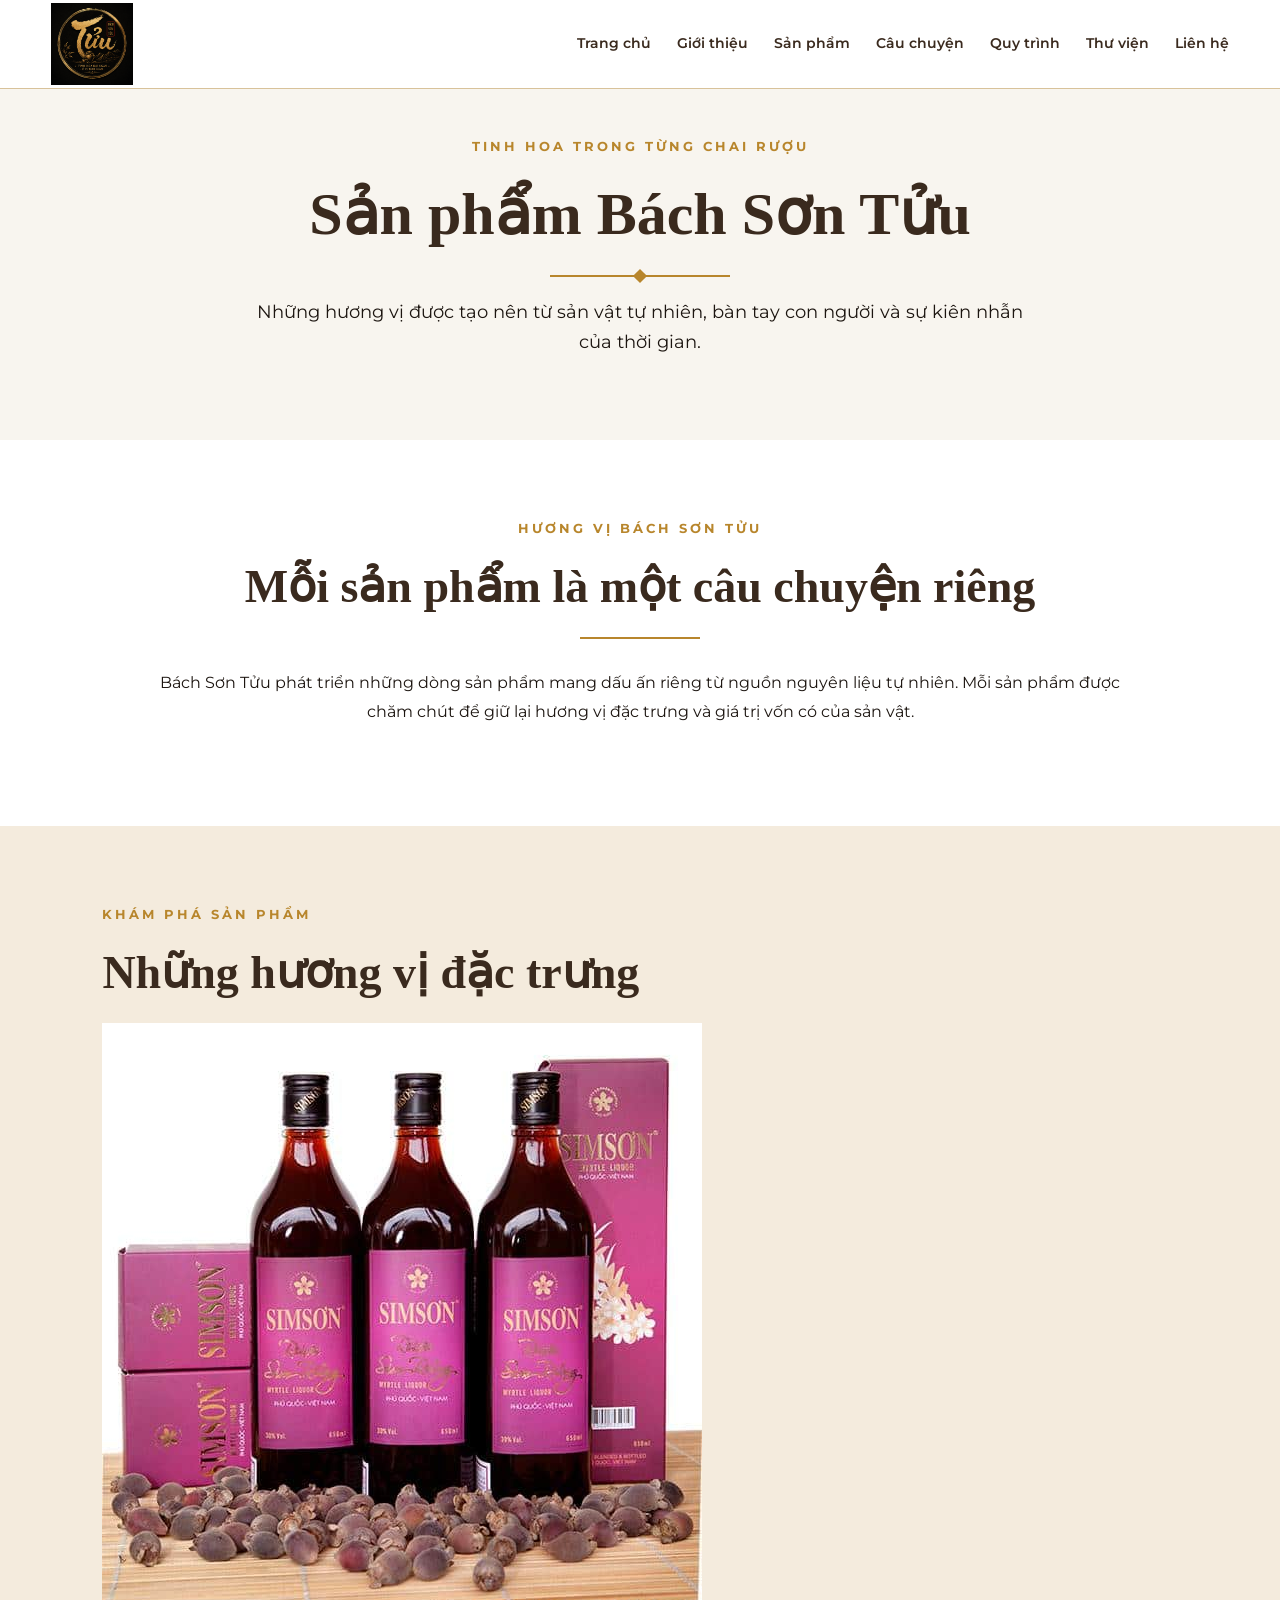
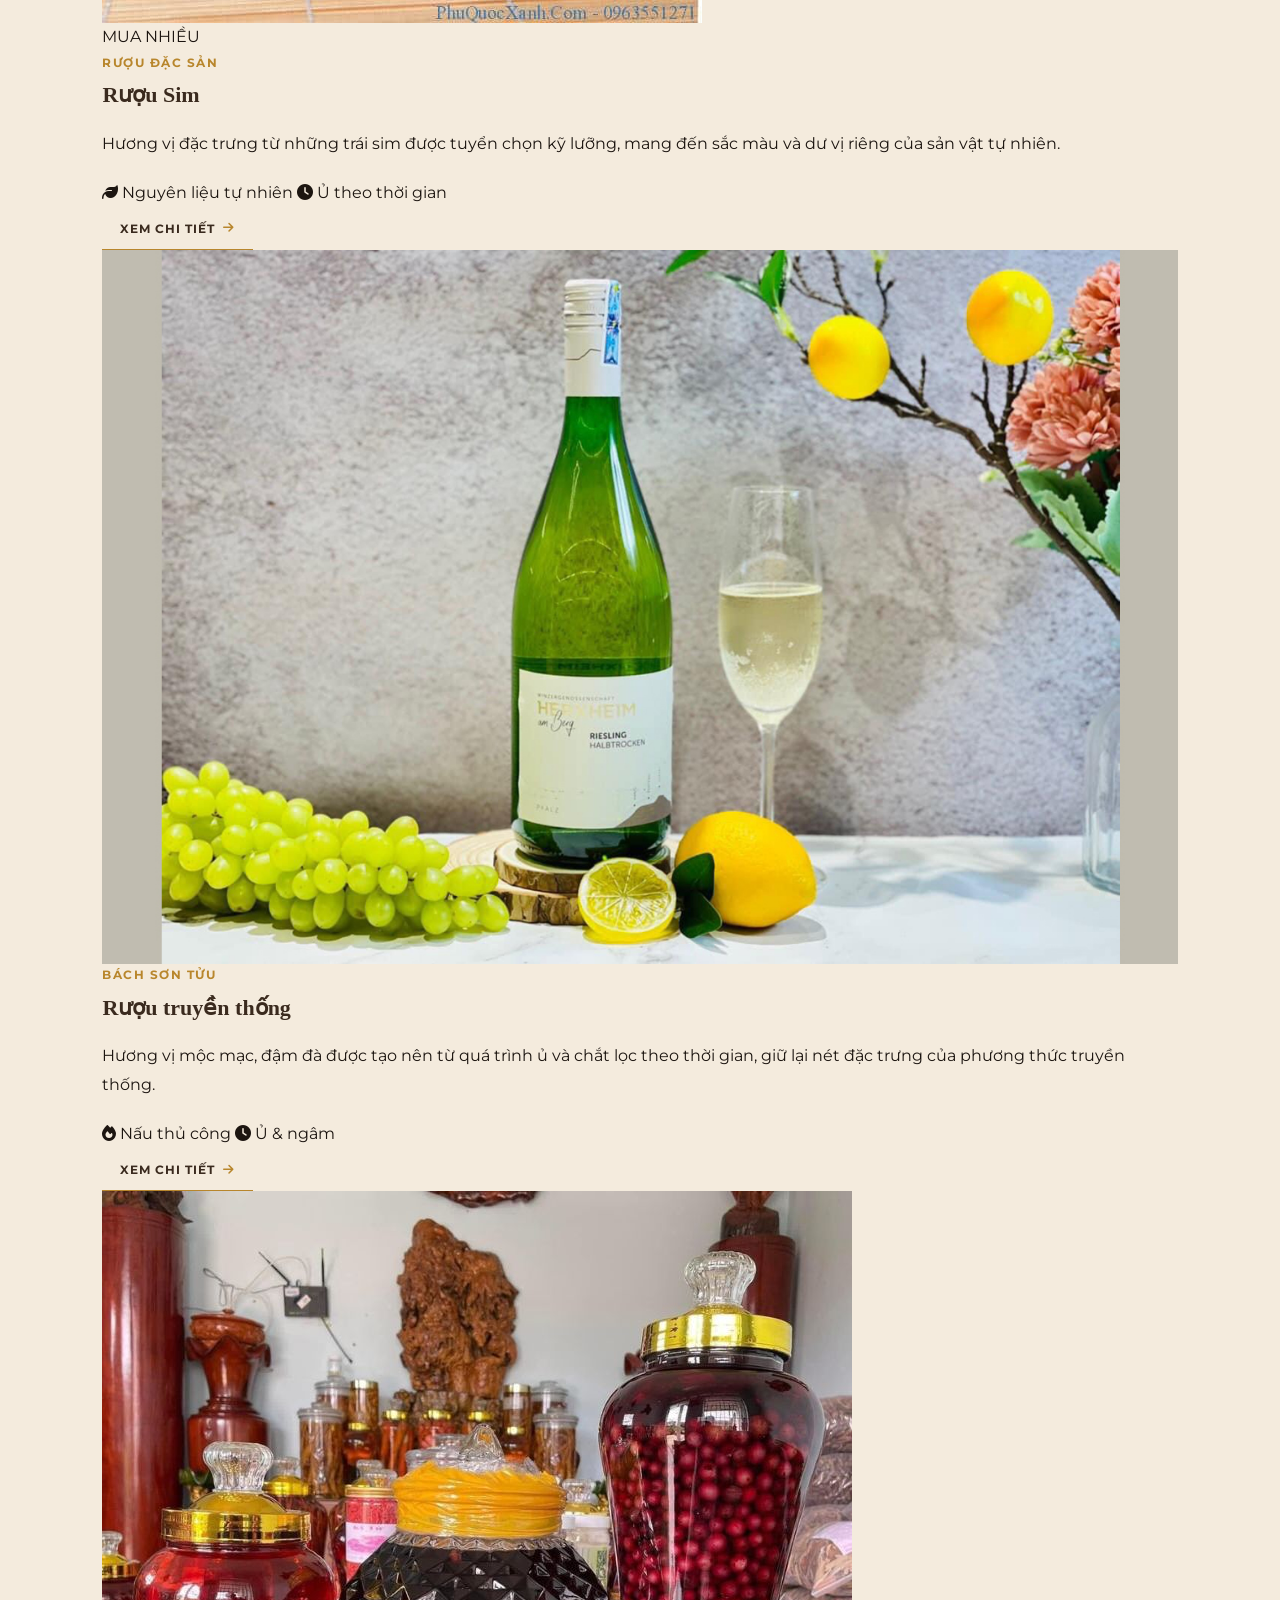
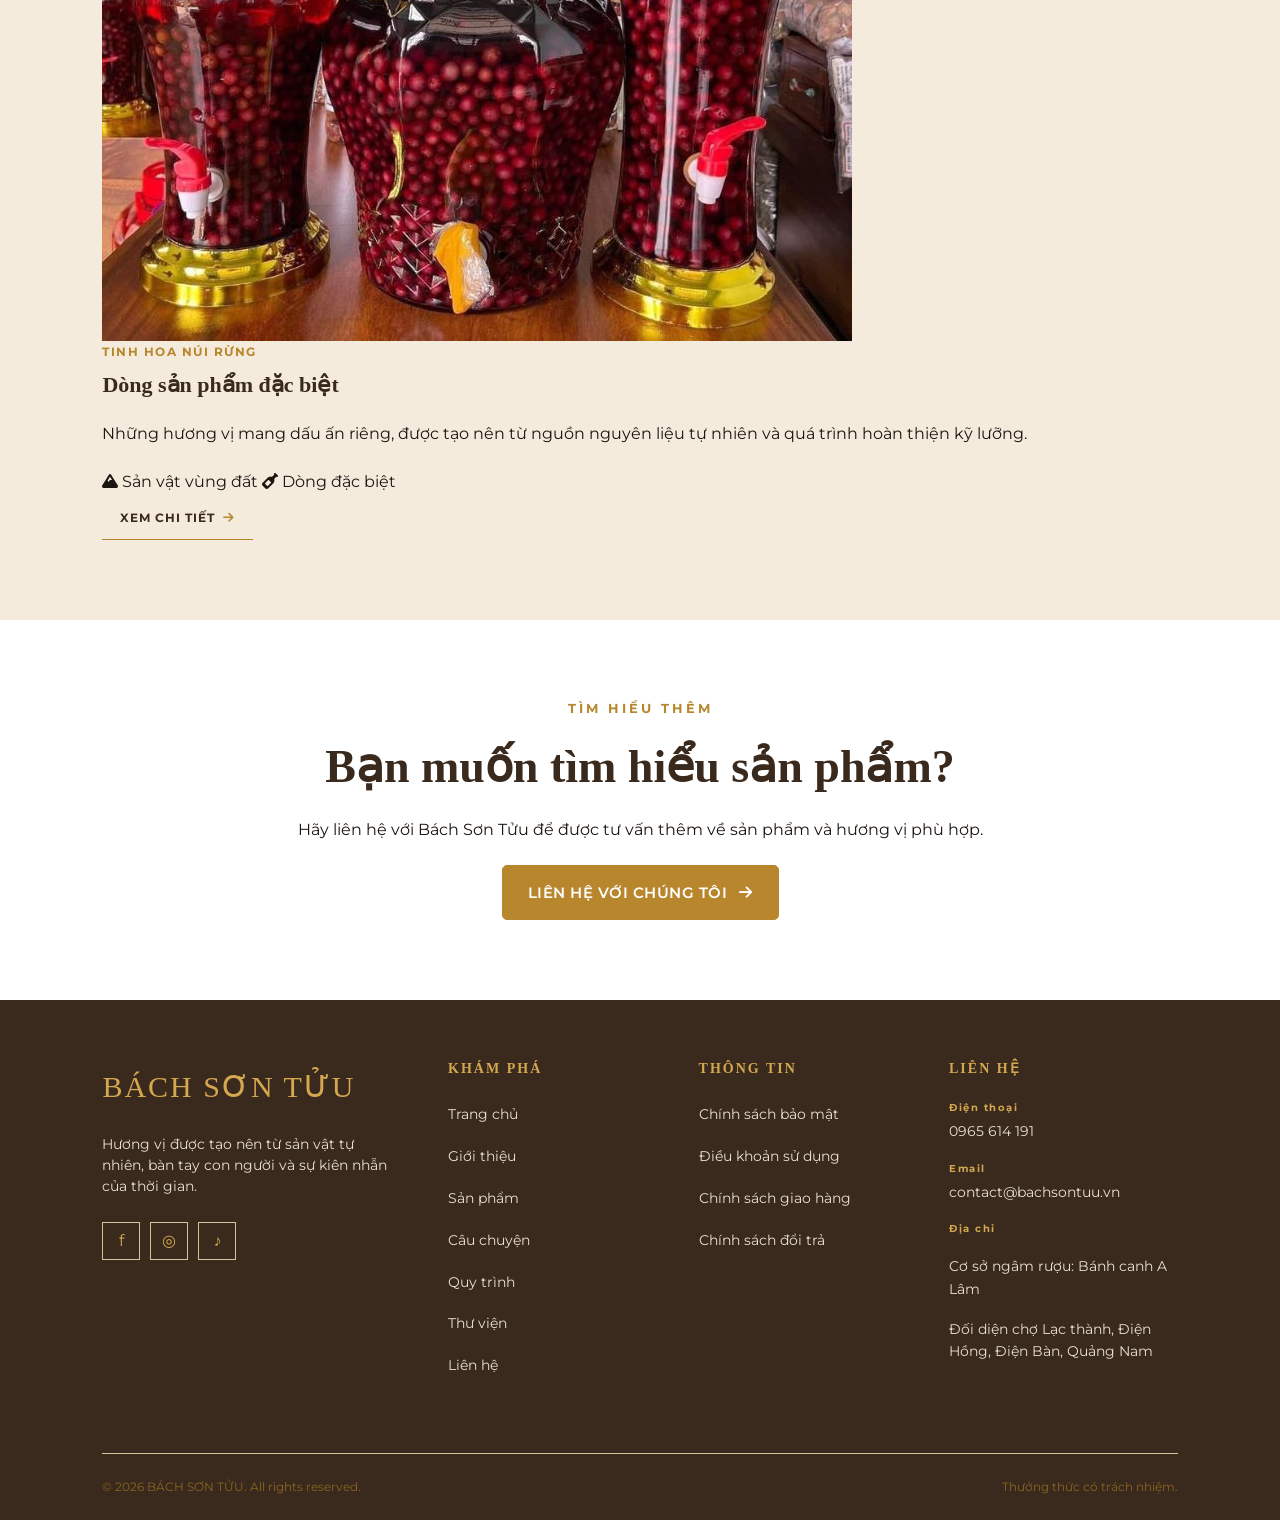
<file: products1.html>
<!DOCTYPE html>
<html lang="vi">

<head>
    <meta charset="UTF-8">
    <meta name="viewport" content="width=device-width, initial-scale=1.0">
    <title>Sản phẩm của Bách Sơn Tửu</title>
    <link rel="preconnect" href="https://fonts.googleapis.com">
    <link rel="preconnect" href="https://fonts.gstatic.com" crossorigin>
    <link href="https://fonts.googleapis.com/css2?family=Cormorant+Garamond:wght@500;600;700&family=Montserrat:wght@400;500;600;700&display=swap" rel="stylesheet">
    <link rel="stylesheet" href="css/style.css">
    <link rel="stylesheet" href="css/responsive.css">
    <link rel="stylesheet" href="css/products.css">
    <link rel="stylesheet" href="https://cdnjs.cloudflare.com/ajax/libs/font-awesome/6.5.2/css/all.min.css">
    
</head>

<body>
    <!-- =========================
         HEADER
    ========================== -->
    <header class="header">
        <div class="container header-container">
            <!-- LOGO -->
            <a href="index.html" class="logo">
                <img 
                    src="images/logo/logo-main.png"
                    alt="Bách Sơn Tửu"
                    >
            </a>
            <!-- MENU -->
            <nav class="navbar">
                <a href="index.html">Trang chủ</a>
                <a href="about.html">Giới thiệu</a>
                <a href="products.html" class="active">Sản phẩm</a>
                <a href="story.html">Câu chuyện</a>
                <a href="process.html">Quy trình</a>
                <a href="gallery.html">Thư viện</a>
                <a href="contact.html">Liên hệ</a>
            </nav>
            <!-- MENU MOBILE -->
            <button class="menu-toggle">
                <i class="fa-solid fa-bars"></i>
            </button>
        </div>
    </header>
    <div class="mobile-menu">

    <a href="index.html">
        Trang chủ
    </a>

    <a href="about.html">
        Giới thiệu
    </a>

    <a href="products.html" class="active">
        Sản phẩm
    </a>

    <a href="story.html">
        Câu chuyện
    </a>

    <a href="process.html">
        Quy trình
    </a>

    <a href="gallery.html">
        Thư viện
    </a>

    <a href="contact.html">
        Liên hệ
    </a>

</div>

<!-- =====================================================
     PRODUCT HERO
===================================================== -->

<section class="products-hero">

    <div class="products-hero-content">

        <span class="section-subtitle">
            TINH HOA TRONG TỪNG CHAI RƯỢU
        </span>

        <h1>
            Sản phẩm Bách Sơn Tửu
        </h1>

        <div class="products-hero-line"></div>

        <p>
            Những hương vị được tạo nên từ sản vật tự nhiên,
            bàn tay con người và sự kiên nhẫn của thời gian.
        </p>

    </div>

</section>


<!-- =====================================================
     GIỚI THIỆU SẢN PHẨM
===================================================== -->

<section class="products-intro">

    <div class="products-intro-content">

        <span class="section-subtitle">
            HƯƠNG VỊ BÁCH SƠN TỬU
        </span>

        <h2>
            Mỗi sản phẩm là một câu chuyện riêng
        </h2>

        <div class="products-line"></div>

        <p>
            Bách Sơn Tửu phát triển những dòng sản phẩm
            mang dấu ấn riêng từ nguồn nguyên liệu tự nhiên.
            Mỗi sản phẩm được chăm chút để giữ lại
            hương vị đặc trưng và giá trị vốn có của sản vật.
        </p>

    </div>

</section>


<!-- =====================================================
     DANH SÁCH SẢN PHẨM
===================================================== -->

<section class="product-list-section">

    <div class="product-list-header">

        <span class="section-subtitle">
            KHÁM PHÁ SẢN PHẨM
        </span>

        <h2>
            Những hương vị đặc trưng
        </h2>

    </div>


    <div class="product-list-grid">


        <!-- =========================
             PRODUCT 1
        ========================== -->

        <article class="product-detail-card">

            <div class="product-detail-image">

                <img
                    src="images/products/product-1.jpg"
                    alt="Rượu Sim Bách Sơn Tửu"
                >

                <span class="product-detail-tag">
                    MUA NHIỀU
                </span>

            </div>


            <div class="product-detail-content">

                <span class="product-category">
                    RƯỢU ĐẶC SẢN
                </span>

                <h3>
                    Rượu Sim
                </h3>

                <p>
                    Hương vị đặc trưng từ những trái sim
                    được tuyển chọn kỹ lưỡng, mang đến
                    sắc màu và dư vị riêng của sản vật tự nhiên.
                </p>


                <div class="product-detail-meta">

                    <span>
                        <i class="fa-solid fa-leaf"></i>
                        Nguyên liệu tự nhiên
                    </span>

                    <span>
                        <i class="fa-solid fa-clock"></i>
                        Ủ theo thời gian
                    </span>

                </div>


                <a
                    href="#"
                    class="product-detail-button"
                >
                    XEM CHI TIẾT

                    <i class="fa-solid fa-arrow-right"></i>

                </a>

            </div>

        </article>


        <!-- =========================
             PRODUCT 2
        ========================== -->

        <article class="product-detail-card">

            <div class="product-detail-image">

                <img
                    src="images/products/product-2.jpg"
                    alt="Rượu truyền thống Bách Sơn Tửu"
                >

            </div>


            <div class="product-detail-content">

                <span class="product-category">
                    BÁCH SƠN TỬU
                </span>

                <h3>
                    Rượu truyền thống
                </h3>

                <p>
                    Hương vị mộc mạc, đậm đà được tạo nên
                    từ quá trình ủ và chắt lọc theo thời gian,
                    giữ lại nét đặc trưng của phương thức truyền thống.
                </p>


                <div class="product-detail-meta">

                    <span>
                        <i class="fa-solid fa-fire"></i>
                        Nấu thủ công
                    </span>

                    <span>
                        <i class="fa-solid fa-clock"></i>
                        Ủ & ngâm
                    </span>

                </div>


                <a
                    href="#"
                    class="product-detail-button"
                >
                    XEM CHI TIẾT

                    <i class="fa-solid fa-arrow-right"></i>

                </a>

            </div>

        </article>


        <!-- =========================
             PRODUCT 3
        ========================== -->

        <article class="product-detail-card">

            <div class="product-detail-image">

                <img
                    src="images/products/product-3.jpg"
                    alt="Dòng sản phẩm đặc biệt Bách Sơn Tửu"
                >

            </div>


            <div class="product-detail-content">

                <span class="product-category">
                    TINH HOA NÚI RỪNG
                </span>

                <h3>
                    Dòng sản phẩm đặc biệt
                </h3>

                <p>
                    Những hương vị mang dấu ấn riêng,
                    được tạo nên từ nguồn nguyên liệu tự nhiên
                    và quá trình hoàn thiện kỹ lưỡng.
                </p>


                <div class="product-detail-meta">

                    <span>
                        <i class="fa-solid fa-mountain"></i>
                        Sản vật vùng đất
                    </span>

                    <span>
                        <i class="fa-solid fa-wine-bottle"></i>
                        Dòng đặc biệt
                    </span>

                </div>


                <a
                    href="#"
                    class="product-detail-button"
                >
                    XEM CHI TIẾT

                    <i class="fa-solid fa-arrow-right"></i>

                </a>

            </div>

        </article>


    </div>

</section>


<!-- =====================================================
     CTA
===================================================== -->

<section class="products-cta">

    <div class="products-cta-content">

        <span class="section-subtitle">
            TÌM HIỂU THÊM
        </span>

        <h2>
            Bạn muốn tìm hiểu sản phẩm?
        </h2>

        <p>
            Hãy liên hệ với Bách Sơn Tửu để được
            tư vấn thêm về sản phẩm và hương vị phù hợp.
        </p>

        <a
            href="contact.html"
            class="products-cta-button"
        >
            LIÊN HỆ VỚI CHÚNG TÔI

            <i class="fa-solid fa-arrow-right"></i>

        </a>

    </div>

</section>

<!-- =========================
     FOOTER
========================= -->

<footer class="footer">

    <div class="footer-container">

        <!-- Thương hiệu -->
        <div class="footer-brand">

            <a href="#" class="footer-logo">
                BÁCH SƠN TỬU
            </a>

            <p>
                Hương vị được tạo nên từ sản vật tự nhiên,
                bàn tay con người và sự kiên nhẫn của thời gian.
            </p>

            <div class="footer-social">

                <a href="#" aria-label="Facebook">
                    f
                </a>

                <a href="#" aria-label="Instagram">
                    ◎
                </a>

                <a href="#" aria-label="TikTok">
                    ♪
                </a>

            </div>

        </div>


        <!-- Điều hướng -->
        <div class="footer-column">

            <h3>
                KHÁM PHÁ
            </h3>

            <ul>

                <li>
                    <a href="index.html">
                        Trang chủ
                    </a>
                </li>

                <li>
                    <a href="about.html">
                        Giới thiệu
                    </a>
                </li>

                <li>
                    <a href="products.html">
                        Sản phẩm
                    </a>
                </li>

                <li>
                    <a href="story.html">
                        Câu chuyện
                    </a>
                </li>

                <li>
                    <a href="process.html">
                        Quy trình
                    </a>
                </li>

                <li>
                    <a href="gallery.html">
                        Thư viện
                    </a>
                </li>

                <li>
                    <a href="contact.html">
                        Liên hệ
                    </a>
                </li>

            </ul>

        </div>


        <!-- Thông tin -->
        <div class="footer-column">

            <h3>
                THÔNG TIN
            </h3>

            <ul>

                <li>
                    <a href="#">
                        Chính sách bảo mật
                    </a>
                </li>

                <li>
                    <a href="#">
                        Điều khoản sử dụng
                    </a>
                </li>

                <li>
                    <a href="#">
                        Chính sách giao hàng
                    </a>
                </li>

                <li>
                    <a href="#">
                        Chính sách đổi trả
                    </a>
                </li>

            </ul>

        </div>


        <!-- Liên hệ -->
        <div class="footer-column">

            <h3>
                LIÊN HỆ
            </h3>

            <div class="footer-contact">

                <p>
                    <span>Điện thoại</span>
                    0965 614 191
                </p>

                <p>
                    <span>Email</span>
                    contact@bachsontuu.vn
                </p>

                <p>
                    <span>Địa chỉ</span>
                        <p>Cơ sở ngâm rượu: Bánh canh A Lâm</p>
                        <p>Đối diện chợ Lạc thành,
                            Điện Hồng, Điện Bàn, Quảng Nam
                        </p>
                </p>

            </div>

        </div>

    </div>


    <!-- Footer Bottom -->

    <div class="footer-bottom">

        <p>
            © <span class="current-year"></span>
            BÁCH SƠN TỬU. All rights reserved.
        </p>

        <p>
            Thưởng thức có trách nhiệm.
        </p>

    </div>

</footer>



    <!-- JAVASCRIPT -->

    <script src="js/products.js"></script>
    <script src="js/script.js"></script>

</body>

</html>
</file>
<file: css/style.css>
/* =====================================================
   BÁCH SƠN TỬU
   TINH HOA ĐẠI NGÀN - Ủ VỊ THỜI GIAN
   MAIN STYLE
===================================================== */

/* =====================================================
   1. BIẾN THƯƠNG HIỆU
===================================================== */

:root {

    /* MÀU CHỦ ĐẠO */
    --gold: #B8862C;
    --gold-light: #D4A84F;
    --gold-dark: #8A641F;

    /* MÀU NỀN */
    --black: #1C1510;
    --brown: #3A2A1E;
    --brown-dark: #241812;

    --white: #FFFFFF;
    --cream: #F8F5EF;
    --cream-dark: #F4EBDD;

    --cream-image: #E8DCCB;

    /* MÀU CHỮ */
    --text-main: #1C1510;
    --text-light: #665A52;
    --text-muted: #E8E0D5;

    /* VIỀN */
    --border: #D8C29A;
    --border-light: #D8CBBB;

    /* HIỆU ỨNG */
    --shadow: 0 8px 25px rgba(28, 21, 16, 0.10);
    --shadow-hover: 0 15px 35px rgba(59, 42, 32, 0.12);

    /* KÍCH THƯỚC */
    --container-width: 1200px;
    --content-width: 700px;
    --padding-section: 80px 8%;
    --header-width: 700px;

    /* BO GÓC */
    --radius-sm: 5px;
    --radius-md: 8px;

    /* FONT */
    --font-main: "Montserrat", sans-serif;

    --header-height: 88px;
    --hero-height1: 620px;
    --hero-height2: 300px;

}

/* =====================================================
   2. RESET
===================================================== */

* {
    margin: 0;
    padding: 0;
    box-sizing: border-box;
}

html {
    scroll-behavior: smooth;
}

body {
    font-family: "Montserrat", sans-serif;
    background: var(--white);
    color: var(--text-main);
    line-height: 1.8;
    overflow-x: hidden;
}

img {
    display: block;
    max-width: 100%;
}

a {
    color: inherit;
    text-decoration: none;
}

button,
input,
textarea,
select {
    font-family: inherit;
}

/* =====================================================
   3. TYPOGRAPHY
===================================================== */

h1,
h2,
h3,
h4 {
    margin: 0 0 20px;
    font-family: 'Playfair Display', serif;
    color: var(--brown);
    line-height: 1.3;
}

h1 {
    font-size: 60px;
}

h2 {
    font-size: 46px;
}

h3 {
    font-size: 22px;
}

/* =====================================================
    LINE PAGE
===================================================== */

.index-line,
.about-line,
.products-line,
.story-line,
.story-time-line,
.process-line,
.gallery-line,
.contact-line,
.location-line {
    width: 120px;
    height: 2px;
    margin: 20px 0 30px;
    background: var(--gold);
}
/* =====================================================
    BUTTON PAGE
===================================================== */

.hero-button,
.view-all-button,
.about-button,
.about-cta-button,
.products-cta-button,
.story-button,
.story-cta-button,
.process-button,
.process-cta-button,
.gallery-button,
.gallery-cta-button,
.contact-button,
.contact-cta-button {
    display: inline-flex;
    align-items: center;
    gap: 12px;
    padding: 13px 25px;
    background: var(--gold);
    color: var(--white);
    border: 1px solid var(--gold);
    border-radius: var(--radius-sm);
    font-size: 15px;
    font-weight: 600;
    letter-spacing: 0.5px;
    transition: 0.3s ease;
}

.hero-button i,
.story-button i,
.view-all-button i,
.about-cta-button i,
.products-cta-button i,
.story-cta-button i,
.process-cta-button i {
    transition: 0.3s ease;
}

.hero-button:hover,
.story-button:hover,
.view-all-button:hover,
.about-cta-button:hover,
.products-cta-button:hover,
.story-cta-button:hover,
.process-cta-button:hover {
    background: var(--gold-dark);
    border-color: var(--gold-dark);
    transform: translateY(-2px);
}


.hero-button:hover i,
.story-button:hover i,
.view-all-button:hover i,
.about-cta-button:hover i,
.products-cta-button:hover i,
.story-cta-button:hover i,
.process-cta-button:hover i {
    transform: translateX(5px);
}

/* =====================================================
   CONTENT
===================================================== */

.story-content p,
.products-header p,
.product-info p,
.gallery-header p,
.location-header p,
.location-address p,
.about-intro-content p,
.about-values-header p,
.about-value-card p,
.about-philosophy-content p,
.about-cta p,
.products-intro-content p,
.product-detail-content > p,
.products-cta p,
.story-conteline,
.story-time p,
.story-value p,
.story-cta p,
.process-page-hero p,
.process-message p,
.process-cta p,
.contact-info > p {
    margin-bottom: 20px;
    color: var(--text-main);
    font-size: 16px;
    line-height: 1.8;
}
.text-content {
    margin-bottom: 20px;
    color: var(--text-main);
    font-size: 16px;
    line-height: 1.8;
}

/* =====================================================
   4. CONTAINER
===================================================== */

.container {
    width: 92%;                    
    max-width: var(--container-width);
    margin: 0 auto;               
}

/* =====================================================
   5. SECTION SUBTITLE
===================================================== */

.section-subtitle {
    display: block;
    margin-bottom: 20px;
    color: var(--gold);
    font-size: 13px;
    font-weight: 700;
    letter-spacing: 3px;
    line-height: 1.3;
}

/* =====================================================
   6. HEADER
===================================================== */

.header {
    position: fixed; /* cố định menu trên màn hình hiển thị */
    top: 0;
    left: 0;
    width: 100%;
    background: rgba(255, 255, 255, 0.97);
    border-bottom: 1px solid var(--border);
    z-index: 1000;
    transform: translateY(0);
    transition: transform 0.35s ease;
    will-change: transform;
}

.header.hide {
    transform: translateY(-110%);
}

.header-container {
    min-height: var(--header-height);
    display: flex;
    align-items: center;
    justify-content: space-between;
    gap: 30px;
}

.products-header,
.about-values-header {
    max-width: var(--header-width);
    margin: 0 auto 90px;
    text-align: center;
}

/* =====================================================
   7. LOGO
===================================================== */

.logo {
    display: flex;
    align-items: center;
    flex-shrink: 0;
}

.logo img {
    width: 82px;
    height: 82px;
    object-fit: contain;
    transition: 0.3s ease;
}

.logo:hover img {
    transform: scale(1.03);
}

/* =====================================================
   8. NAVIGATION
===================================================== */

.navbar {
    display: flex;
    align-items: center;
    justify-content: flex-end;
    gap: 26px;
}

.navbar a {
    position: relative;
    padding: 8px 0;
    color: var(--brown);
    font-size: 14px;
    font-weight: 600;
    white-space: nowrap;
    transition: 0.3s ease;
}

.navbar a::after {
    content: "";
    position: absolute;
    left: 50%;
    bottom: 0;
    width: 0;
    height: 2px;
    background: var(--gold);
    transform: translateX(-50%);
    transition: 0.3s ease;
}

.navbar a:hover,
.navbar a.active {
    color: var(--gold-dark);
}

.navbar a:hover::after,
.navbar a.active::after {
    width: 100%;
}

/* =====================================================
   9. MOBILE MENU BUTTON
===================================================== */

.menu-toggle {
    display: none;
    width: 42px;
    height: 42px;
    align-items: center;
    justify-content: center;
    border: 1px solid var(--border);
    border-radius: var(--radius-sm);
    background: var(--white);
    color: var(--gold-dark);
    font-size: 20px;
    cursor: pointer;
    transition: 0.3s ease;
}

.menu-toggle:hover {
    background: var(--cream);
    border-color: var(--gold);
}

/* =====================================================
   10. MOBILE MENU
===================================================== */

.mobile-menu {
    display: none;
    position: fixed;
    top: var(--header-height);
    left: 0;
    width: 100%;
    background: var(--white);
    border-top: 1px solid var(--border);
    box-shadow: var(--shadow);
    z-index: 999;
}

.mobile-menu a {
    display: block;
    padding: 15px 5%;
    color: var(--brown);
    font-size: 14px;
    font-weight: 600;
    border-bottom: 1px solid var(--white);
    transition: 0.3s ease;
}

.mobile-menu a:hover,
.mobile-menu a.active {
    color: var(--gold-dark);
    background: var(--cream);
}

.mobile-menu.show {
    display: block;
}


/* =====================================================
   11. HERO
===================================================== */

.hero {
    margin-top: 88px;
    min-height: var(--hero-height1);
    display: flex;
    align-items: center;
    justify-content: center;
    padding: var(--hero-padding);
    background-color: var(--cream);
    text-align: center;
    color: var(--cream);
}

.hero-content {
    width: 100%;
    max-width: 1100px;
    margin: 0 auto;
    padding: 50px 20px;
}

.hero h1 {
    margin: 0;
    font-size: clamp(48px, 6vw, 86px);
    font-weight: 700;
    letter-spacing: 2px;
    color: var(--brown);
    line-height: 1.1;
}

.hero-line {
    position: relative;
    width: 180px;
    height: 2px;
    margin: 22px auto 18px;
    background: var(--gold);
}

.hero-line::after {
    content: "";
    position: absolute;
    top: 50%;
    left: 50%;
    width: 10px;
    height: 10px;
    background: var(--gold);
    transform: translate(-50%, -50%) rotate(45deg);
}

.hero-slogan {
    margin: 8px 0 20px;
    font-family: 'Playfair Display', serif;
    font-size: 20px;
    font-weight: 600;
    letter-spacing: 4px;
    color: var(--gold-dark);
    text-transform: uppercase;
}

.hero-description {
    max-width: 800px;
    margin: 20px auto 32px;
    color: var(--text-main);
    text-align: center;
    font-size: 18px;
    line-height: 1.7;
}

/* =====================================================
   13. STORY - CÂU CHUYỆN
===================================================== */

.story {
    padding: var(--padding-section);
    background: var(--white);
}

.story-container {
    max-width: var(--container-width);
    margin: 0 auto;
    display: grid;
    grid-template-columns: 1fr 1fr;
    gap: 80px;
    align-items: center;
}

.story-image {
    width: 100%;
    height: 450px;
    overflow: hidden;
}

.story-image img {
    width: 100%;
    height: 100%;
    object-fit: cover;
    display: block;
    transition: transform 0.6s ease;
}

.story-image:hover img {
    transform: scale(1.04);
}

.story-content {
    max-width: var(--content-width);
}

/* =====================================================
   14. PRODUCTS - SẢN PHẨM
===================================================== */

.products {
    padding: var(--padding-section);
    background: var(--cream-dark);
}

.products-line {
    margin: 20px auto 30px;
}
/* PRODUCT GRID */

.products-grid {
    max-width: var(--container-width);
    margin: 0 auto;
    display: grid;
    grid-template-columns: repeat(3, 1fr);
    gap: 30px;
}

/* PRODUCT CARD */

.product-card {
    background: var(--white);
    overflow: hidden;
    transition:
        transform 0.4s ease,
        box-shadow 0.4s ease;
}

.product-card:hover {
    transform: translateY(-8px);
    box-shadow:
        0 18px 40px
        rgba(59, 42, 32, 0.13);
}

/* PRODUCT IMAGE */

.product-image {
    position: relative;
    width: 100%;
    height: 250px;
    overflow: hidden;
    background: var(--cream-image);
}

.product-image img {
    width: 100%;
    height: 100%;
    display: block;
    object-fit: cover;
    transition: transform 0.6s ease;
}

.product-card:hover .product-image img {
    transform: scale(1.05);
}

/* PRODUCT TAG */

.product-tag {
    position: absolute;
    top: 18px;
    left: 18px;
    padding: 7px 12px;
    background: var(--gold);
    color: var(--white);
    font-size: 11px;
    font-weight: 700;
    border-radius: var(--radius-sm);
    letter-spacing: 1px;
}

/* PRODUCT INFO */

.product-info {
    padding: 20px 22px 24px;
}

.product-category {
    display: block;
    margin-bottom: 10px;
    color: var(--gold);
    font-size: 11px;
    font-weight: 700;
    letter-spacing: 1.5px;
}

.product-info h3 {
    margin: 12px 0;
}

/* PRODUCT LINK */

.product-link {
    display: inline-flex;
    align-items: center;
    gap: 10px;
    padding-bottom: 5px;
    color: var(--brown);
    border-bottom: 1px solid var(--gold);
    font-size: 12px;
    font-weight: 700;
    letter-spacing: 1px;
    transition: 0.3s ease;
}

.product-link span {
    color: var(--gold-light);
    font-size: 18px;
}

.product-link:hover {
    color: var(--gold);
}

.product-link i {
    color: var(--gold);
    transition:
        transform 0.3s ease;
}

.product-link:hover i {
    transform: translateX(5px);
}
/* PRODUCTS BUTTON */

.products-button {
    margin-top: 50px;
    text-align: center;
}

.view-all-button {
    display: inline-flex;
    align-items: center;
}

/* =====================================================
   15. PROCESS - QUY TRÌNH
===================================================== */

.process {
    padding: var(--padding-section);
    background: var(--brown);
    color: var(--white);
    overflow: hidden;
}

.process-line {
    margin: 20px auto 30px;
}

.process-header {
    max-width: var(--header-width);
    margin: 0 auto 90px;
    text-align: center;
}

.process-header h2 {
    color: var(--cream);
}

.process-header p {
    margin: 0 auto;
    color: var(--text-muted);
}

/* PROCESS LIST */

.process-list {
    width: 100%;
    max-width: var(--container-width);
    margin: 0 auto;
    display: grid;
    grid-template-columns: repeat(5, minmax(0, 1fr));
}

/* PROCESS ITEM */

.process-item {
    position: relative;
    min-width: 0;
    padding: 0 30px;
    text-align: center;
}

/* PROCESS ICON */

.process-icon {
    position: relative;
    z-index: 2;
    width: 96px;
    height: 96px;
    margin: 0 auto 38px;
    display: flex;
    align-items: center;
    justify-content: center;
    border: 1px solid var(--gold-light);
    border-radius: 50%;
    background: var(--brown);
    color: var(--gold-light);
    font-size: 30px;
    transition: all 0.35s ease;
}
/* PROCESS CONNECTOR */

.process-item:not(:last-child)::after {
    content: "";
    position: absolute;
    top: 48px;
    left: calc(50% + 48px);
    width: calc(100% - 96px);
    height: 1px;
    background: var(--gold);
    z-index: 1;
}

/* PROCESS TEXT */

.process-content span {
    display: block;
    margin-bottom: 18px;
    color: var(--gold-light);
    font-size: 12px;
    font-weight: 700;
    letter-spacing: 2px;
    line-height: 1.4;
}

.process-content h3 {
    color: var(--cream);
    margin: 12px 0;
}

.process-content p {
    max-width: 220px;
    margin: 0 auto;
    color: var(--text-muted);
}


/* PROCESS HOVER */

.process-item:hover .process-icon {
    background: var(--gold-light);
    color: var(--white);
    transform: translateY(-6px);
}


/* =====================================================
   16. GALLERY - THƯ VIỆN
===================================================== */

.gallery {
    padding: var(--padding-section);
    background: var(--cream-dark);
}

.gallery-line {
    margin: 20px auto 30px;
}

.gallery-header {
    max-width: var(--header-width);
    margin: 0 auto 90px;
    text-align: center;
}

/* GALLERY GRID */

.gallery-grid {
    max-width: var(--container-width);
    margin: 0 auto;
    display: grid;
    grid-template-columns: 1.2fr 1fr 1fr;
    grid-template-rows: 260px 260px;
    gap: 15px;
}

.gallery-item {
    position: relative;
    overflow: hidden;
    background: var(--cream-image);
}

.gallery-large {
    grid-row: span 2;
}

.gallery-item img {
    width: 100%;
    height: 100%;
    object-fit: cover;
    transition: transform 0.7s ease;
}

.gallery-item:hover img {
    transform: scale(1.06);
}

/* =====================================================
   17. CONTACT - LIÊN HỆ
===================================================== */

.contact {
    padding: var(--padding-section);
    background: var(--white);
}

.contact-container {
    max-width: var(--container-width);
    margin: 0 auto;
    display: grid;
    grid-template-columns: 1fr 1fr;
    gap: 90px;
    align-items: center;
}

/* CONTACT INFO */

.contact-info {
    max-width: var(--header-width);
}

/* CONTACT DETAILS */

.contact-details {
    display: flex;
    flex-direction: column;
    gap: 20px;
}

.contact-item {
    display: flex;
    align-items: center;
    gap: 18px;
}

.contact-icon {
    width: 48px;
    height: 48px;
    display: flex;
    align-items: center;
    justify-content: center;
    border: 1px solid var(--gold);
    color: var(--gold);
    font-size: 20px;
}

.contact-item span {
    display: block;
    margin-bottom: 5px;
    color: var(--gold);
    font-size: 10px;
    font-weight: 600;
    letter-spacing: 2px;
}

.contact-item strong {
    display: block;
    color: var(--brown);
    font-size: 14px;
    font-weight: 600;
}


/* =====================================================
   18. CONTACT FORM
===================================================== */

.contact-form {
    padding: var(--padding-section);
    background: var(--cream-dark);
}

.contact-form h3 {
    margin: 0 0 8px;
}

.contact-form > p {
    margin: 0 0 30px;
    color: var(--text-light);
    font-size: 14px;
}

/* FORM GROUP */

.form-group {
    display: flex;
    flex-direction: column;
    margin-bottom: 20px;
}

.form-group label {
    margin-bottom: 8px;
    color: var(--brown);
    font-size: 12px;
    font-weight: 700;
}

.form-group input,
.form-group textarea {
    width: 100%;
    padding: 14px 15px;
    border: 1px solid var(--border-light);
    background: var(--white);
    color: var(--text-main);
    font-size: 14px;
    outline: none;
    transition: border-color 0.3s ease;
}

.form-group textarea {
    resize: vertical;
}

.form-group input:focus,
.form-group textarea:focus {
    border-color: var(--gold);
}

/* FORM ROW */

.form-row {
    display: grid;
    grid-template-columns: 1fr 1fr;
    gap: 15px;
}

/* CONTACT BUTTON */

.contact-button {
    width: 100%;
    display: flex;
    align-items: center;
    justify-content: center;
    gap: 12px;
    padding: 16px;
    border: none;
    background: var(--brown);
    color: var(--white);
    font-size: 12px;
    font-weight: 700;
    letter-spacing: 1px;
    cursor: pointer;
    transition: 0.3s ease;
}

.contact-button span {
    color: var(--gold-light);
    font-size: 20px;
}

.contact-button:hover {
    background: var(--gold);
}

/* =====================================================
   LOCATION - GOOGLE MAP
===================================================== */

.location {
    background-color: #f4ebdd;
    padding: var(--padding-section);
}

.location-line {
    margin: 20px auto 30px;
}

/* =========================
   HEADER
========================= */

.location-header {
    max-width: var(--header-width);
    margin: 0 auto 50px;
    text-align: center;
}

.location-header .section-subtitle {
    margin-bottom: 18px;
}

/* =========================
   MAP
========================= */

.location-map {
    width: 100%;
    max-width: 1200px;
    height: 450px;
    margin: 0 auto;
    overflow: hidden;
    border: 1px solid var(--border);
    background-color: var(--white);
    box-shadow:
        0 12px 30px var(--shadow-hover);
}

/* GOOGLE MAP IFRAME */

.location-map iframe {
    width: 100%;
    height: 100%;
    display: block;
    border: 0;
}

/* =========================
   LOCATION ADDRESS
========================= */

.location-address {

    max-width: var(--header-width);
    margin: 25px auto 0;
    padding: 22px 25px;
    display: flex;
    align-items: center;
    justify-content: space-between;
    gap: 30px;
    background-color: var(--white);
    border: 1px solid var(--border);
}

/* =========================
   ADDRESS INFO
========================= */

.location-address-info {

    display: flex;
    align-items: center;
    gap: 18px;
    min-width: 0;
}

/* ICON */

.location-address-icon {

    width: 48px;
    height: 48px;
    display: flex;
    align-items: center;
    justify-content: center;
    flex-shrink: 0;
    border: 1px solid var(--border);
    color: var(--gold);
    font-size: 20px;
}

/* TEXT */

.location-address strong {

    display: block;
    margin-bottom: 4px;
    color: var(--brown);
    font-size: 14px;
    font-weight: 600;
}

/* =========================
   NÚT CHỈ ĐƯỜNG
========================= */

.location-direction-button {

    display: inline-flex;
    align-items: center;
    justify-content: center;
    gap: 10px;
    flex-shrink: 0;
    padding: 13px 20px;
    background-color: var(--gold);
    color: var(--white);
    font-size: 12px;
    font-weight: 700;
    letter-spacing: 0.8px;
    text-decoration: none;
    transition: all 0.3s ease;
}

.location-direction-button i {

    font-size: 15px;
    transition: transform 0.3s ease;
}

.location-direction-button:hover {

    background-color: var(--brown-dark);
    transform: translateY(-2px);
}

.location-direction-button:hover i {

    transform: translateX(3px);
}

/* =====================================================
   19. FOOTER
===================================================== */

.footer {
    padding: 60px 8% 0;
    background: var(--brown);
    color: var(--white);
}

.footer-container {
    max-width: var(--container-width);
    margin: 0 auto;
    display: grid;
    grid-template-columns: 1.5fr 1fr 1fr 1.2fr;
    gap: 60px;
    padding-bottom: 60px;
}

/* FOOTER BRAND */

.footer-brand {
    max-width: 330px;
}

.footer-logo {
    display: inline-block;
    margin-bottom: 20px;
    color: var(--gold-light);
    font-family: 'Playfair Display', serif;
    font-size: 30px;
    font-weight: 500;
    letter-spacing: 2px;
}

.footer-brand > p {
    margin: 0 0 25px;
    color: var(--text-muted);
    font-size: 14px;
    line-height: 1.5;
}

/* SOCIAL */

.footer-social {
    display: flex;
    gap: 10px;
}

.footer-social a {
    width: 38px;
    height: 38px;
    display: flex;
    align-items: center;
    justify-content: center;
    border: 1px solid var(--border);
    color: var(--gold-light);
    font-size: 16px;
    transition: 0.3s ease;
}

.footer-social a:hover {
    background: var(--gold);
    border-color: var(--gold);
    color: var(--white);
}


/* FOOTER COLUMNS */

.footer-column h3 {
    margin: 0 0 22px;
    color: var(--gold-light);
    font-size: 14px;
    font-weight: 600;
    letter-spacing: 2px;
}

.footer-column ul {
    list-style: none;
    padding: 0;
    margin: 0;
}

.footer-column li {
    margin-bottom: 13px;
}

.footer-column li a {
    color: var(--text-muted);
    font-size: 14px;
    transition: 0.3s ease;
}

.footer-column li a:hover {
    padding-left: 4px;
    color: var(--gold-light);
}

/* FOOTER CONTACT */

.footer-contact p {
    margin: 0 0 18px;
    color: var(--text-muted);
    font-size: 14px;
    line-height: 1.6;
}

.footer-contact span {
    display: block;
    margin-bottom: 4px;
    color: var(--gold-light);
    font-size: 10px;
    font-weight: 700;
    letter-spacing: 1.5px;
}

/* FOOTER BOTTOM */

.footer-bottom {
    max-width: var(--container-width);
    margin: 0 auto;
    padding: 22px 0;
    display: flex;
    justify-content: space-between;
    gap: 20px;
    border-top: 1px solid var(--border);
}

.footer-bottom p {
    margin: 0;
    color: var(--gold-dark);
    font-size: 12px;
}

/* =====================================================
   END
===================================================== */
</file>
<file: css/responsive.css>
/* =====================================================
   BÁCH SƠN TỬU
   RESPONSIVE CSS — BẢN ĐÃ CHUẨN HÓA
   Tablet / Mobile / Small Mobile
===================================================== */

/* =====================================================
   0. NỀN TẢNG RESPONSIVE + HIỆU ỨNG CHUNG
===================================================== */

html,
body {
    max-width: 100%;
    overflow-x: hidden;
}

img {
    max-width: 100%;
}

/* Hiệu ứng xuất hiện khi cuộn — JS thêm class .show */
.reveal {
    opacity: 0;
    transform: translateY(35px);
    transition:
        opacity .7s ease var(--reveal-delay, 0ms),
        transform .7s cubic-bezier(.22,1,.36,1) var(--reveal-delay, 0ms);
}

.reveal.show {
    opacity: 1;
    transform: translateY(0);
}

/* Ảnh chuyển động nhẹ khi hover */
.story-image,
.about-intro-image,
.about-philosophy-image,
.product-image,
.product-detail-image,
.gallery-item {
    overflow: hidden;
}

.story-image img,
.about-intro-image img,
.about-philosophy-image img,
.product-image img,
.product-detail-image img,
.gallery-item img {
    transition: transform .7s cubic-bezier(.22,1,.36,1);
}

.story-image:hover img,
.about-intro-image:hover img,
.about-philosophy-image:hover img,
.product-image:hover img,
.product-detail-image:hover img,
.gallery-item:hover img {
    transform: scale(1.04);
}

/* Card chuyển động nhẹ */
.product-card,
.product-detail-card,
.about-value-card,
.story-value,
.process-item {
    transition:
        transform .35s ease,
        box-shadow .35s ease;
}

.product-card:hover,
.product-detail-card:hover,
.about-value-card:hover,
.story-value:hover {
    transform: translateY(-6px);
}

/* Tôn trọng người dùng tắt animation */
@media (prefers-reduced-motion: reduce) {
    *,
    *::before,
    *::after {
        scroll-behavior: auto !important;
        animation-duration: .01ms !important;
        animation-iteration-count: 1 !important;
        transition-duration: .01ms !important;
    }

    .reveal {
        opacity: 1;
        transform: none;
    }
}

/* =====================================================
   1. TABLET — <= 992px
===================================================== */

@media (max-width: 992px) {

    .container {
        width: 90%;
    }

    /* HEADER */
    .header {

        transform: translateY(0);

    }
    .header-container {
        min-height: 75px;
    }

    .logo img {
        width: 70px;
        height: 70px;
    }

    .navbar {
        gap: 18px;
    }

    .navbar a {
        font-size: 13px;
    }

    /* HERO */
    .hero {
        min-height: 580px;
    }

    .hero-content {
        padding: 70px 20px;
    }

    .hero h1 {
        font-size: clamp(45px, 7vw, 70px);
    }

    .hero-slogan {
        font-size: 15px;
        letter-spacing: 2.5px;
    }

    .hero-description {
        max-width: 650px;
        font-size: 16px;
    }

    /* STORY */
    .story,
    .story-section {
        padding: 80px 6%;
    }

    .story-container {
        grid-template-columns: 1fr;
        gap: 50px;
    }

    .story-content {
        max-width: 700px;
        margin: 0 auto;
    }

    .story-image {
        height: 450px;
    }

    .story-content h2 {
        font-size: 36px;
    }

    .story-reverse {
        grid-template-columns: 1fr;
    }

    .story-reverse .story-content { order: 1; }
    .story-reverse .story-image { order: 2; }

    .story-values-grid {
        grid-template-columns: repeat(2, minmax(0, 1fr));
    }

    /* PRODUCTS — HOME */
    .products {
        padding: 80px 6%;
    }

    .products-header h2 {
        font-size: 38px;
    }

    .products-grid {
        grid-template-columns: repeat(3, minmax(0, 1fr));
        gap: 20px;
    }

    .product-image {
        height: 330px;
    }

    .product-info {
        padding: 22px 20px 25px;
    }

    .product-info h3 {
        font-size: 23px;
    }

    /* PROCESS — HOME */
    .process {
        padding: 80px 6%;
    }

    .process-header {
        margin-bottom: 70px;
    }

    .process-header h2 {
        font-size: 42px;
    }

    .process-item {
        padding: 0 12px;
    }

    .process-icon {
        width: 78px;
        height: 78px;
        margin-bottom: 30px;
        font-size: 25px;
    }

    .process-item:not(:last-child)::after {
        top: 39px;
        left: calc(50% + 39px);
        width: calc(100% - 78px);
    }

    .process-content span {
        font-size: 10px;
        letter-spacing: 1.5px;
    }

    .process-content h3 {
        font-size: 20px;
    }

    .process-content p {
        font-size: 13px;
        line-height: 1.7;
    }

    /* GALLERY */
    .gallery {
        padding: 80px 6%;
    }

    .gallery-header h2 {
        font-size: 38px;
    }

    .gallery-grid {
        grid-template-rows: 220px 220px;
        gap: 12px;
    }

    /* CONTACT */
    .contact {
        padding: 80px 6%;
    }

    .contact-container {
        gap: 50px;
    }

    .contact-info h2 {
        font-size: 36px;
    }

    .contact-form {
        padding: 35px;
    }

    /* LOCATION */
    .location {
        padding: 80px 6%;
    }

    .location-header {
        margin-bottom: 40px;
    }

    .location-header h2 {
        font-size: 38px;
    }

    .location-header p {
        font-size: 15px;
    }

    .location-map {
        height: 400px;
    }

    .location-address {
        gap: 25px;
    }

    .location-address strong {
        font-size: 17px;
    }

    .location-address p {
        font-size: 14px;
    }

    /* FOOTER */
    .footer {
        padding: 80px 6% 0;
    }

    .footer-container {
        grid-template-columns: 1.3fr 1fr 1fr;
        gap: 40px;
    }

    .footer-brand {
        grid-column: span 3;
        max-width: 500px;
    }

    /* PRODUCTS PAGE */
    .products-hero {
        min-height: 400px;
        padding: 70px 6%;
    }

    .products-hero h1 {
        font-size: 52px;
    }

    .products-intro,
    .product-list-section,
    .products-cta {
        padding: 80px 6%;
    }

    .products-intro-content h2,
    .product-list-header h2 {
        font-size: 38px;
    }

    .product-list-grid {
        grid-template-columns: repeat(2, minmax(0, 1fr));
        gap: 25px;
    }

    .product-detail-image {
        height: 380px;
    }

    /* ABOUT */
    .about-hero {
        min-height: 460px;
        padding: 70px 6%;
    }

    .about-hero h1 {
        font-size: 60px;
    }

    .about-intro,
    .about-values,
    .about-philosophy,
    .about-cta {
        padding: 85px 6%;
    }

    .about-intro-container,
    .about-philosophy-container {
        display: grid;
        grid-template-columns: 1fr 1fr;
        gap: 50px;
        width: 100%;
        max-width: 1200px;
        margin: 0 auto;
    }

    .about-intro-image,
    .about-philosophy-image {
        width: 100%;
        min-width: 0;
        height: 450px;
    }

    .about-intro-image img,
    .about-philosophy-image img {
        width: 100%;
        height: 100%;
        object-fit: cover;
    }

    .about-intro-content,
    .about-philosophy-content {
        width: 100%;
        min-width: 0;
    }

    .about-intro-content h2,
    .about-philosophy-content h2 {
        font-size: 37px;
    }

    .about-values-grid {
        display: grid;
        grid-template-columns: repeat(3, minmax(0, 1fr));
        gap: 20px;
        width: 100%;
        max-width: 1200px;
        margin: 0 auto;
    }

    .about-value-card {
        width: 100%;
        min-width: 0;
        padding: 35px 20px;
    }

    .about-cta h2 {
        font-size: 42px;
    }

    /* STORY PAGE */
    .story-hero {
        min-height: 500px;
        padding: 80px 6%;
    }

    .story-hero h1 {
        font-size: 46px;
    }

    .story-hero p {
        font-size: 15px;
    }
}

/* =====================================================
   2. MOBILE — <= 768px
===================================================== */

@media (max-width: 768px) {

    /* GLOBAL */
    .container {
        width: 90%;
    }

    :root {
        --header-height: 70px;
    }    

    /* HEADER */
    .header {
        transition: transform 0.35s ease;
        will-change: transform;
    }

    .header.hide {
        transform: translateY(-110%);
    }

    .header-container {
        min-height: 70px;
        gap: 15px;
    }

    .logo img {
        width: 62px;
        height: 62px;
    }

    .navbar {
        display: none;
    }

    .menu-toggle {
        display: flex;
    }

    .mobile-menu {
        top: 72px;
    }

    /* HERO */
    .hero {
        min-height: 520px;
    }

    .hero-content {
        padding: 60px 15px;
    }

    .hero h1 {
        font-size: clamp(40px, 11vw, 58px);
        letter-spacing: 1px;
    }

    .hero-line {
        width: 90px;
        margin: 18px auto 15px;
    }

    .hero-slogan {
        font-size: 13px;
        letter-spacing: 2px;
        line-height: 1.6;
    }

    .hero-description {
        max-width: 500px;
        margin: 18px auto 28px;
        font-size: 14px;
        line-height: 1.7;
    }

    .hero-button,
    .story-button,
    .view-all-button {
        padding: 12px 20px;
        font-size: 12px;
    }

    /* STORY — HOME */
    .story,
    .story-section {
        padding: 70px 20px;
    }

    .story-container {
        width: 100%;
        display: grid;
        grid-template-columns: 1fr !important;
        gap: 45px;
        margin: 0 auto;
    }

    .story-image {
        width: 100%;
        height: 380px;
    }

    .story-image img {
        width: 100%;
        height: 100%;
        object-fit: cover;
    }

    .story-content {
        width: 100%;
        max-width: none;
        margin: 0;
    }

    .story-content h2 {
        font-size: 34px;
        line-height: 1.25;
        margin-bottom: 22px;
    }

    .story-content p {
        font-size: 14px;
        line-height: 1.8;
        margin-bottom: 18px;
    }

    .story-line {
        margin-bottom: 25px;
    }

    .story-button {
        margin-top: 10px;
    }

    /* STORY VALUES — CHỈ 1 BẢN */
    .story-values {
        width: 100%;
        padding: 75px 20px;
        overflow: hidden;
    }

    .story-values-header {
        width: 100%;
        max-width: 100%;
        margin: 0 auto 40px;
        text-align: center;
    }

    .story-values-header h2 {
        font-size: 34px;
        line-height: 1.2;
    }

    .story-values-grid {
        width: 100%;
        max-width: 500px;
        margin: 0 auto;
        display: grid;
        grid-template-columns: 1fr !important;
        gap: 18px;
    }

    .story-value {
        width: 100%;
        min-width: 0;
        padding: 35px 25px;
        text-align: center;
    }

    .story-value-icon {
        width: 70px;
        height: 70px;
        margin: 0 auto 20px;
    }

    .story-value h3 {
        font-size: 25px;
        line-height: 1.3;
    }

    .story-value p {
        max-width: 280px;
        margin: 0 auto;
        font-size: 14px;
        line-height: 1.8;
    }

    /* PRODUCTS — HOME */
    .products {
        padding: 75px 20px;
    }

    .products-header {
        margin-bottom: 45px;
    }

    .products-header h2 {
        font-size: 36px;
        line-height: 1.25;
    }

    .products-header p {
        font-size: 14px;
        line-height: 1.8;
    }

    .products-grid {
        grid-template-columns: 1fr !important;
        gap: 30px;
        max-width: 500px;
        margin: 0 auto;
    }

    .product-card {
        width: 100%;
    }

    .product-image {
        width: 100%;
        height: 430px;
    }

    .product-info {
        padding: 25px;
    }

    .product-info h3 {
        font-size: 26px;
    }

    .product-info p {
        font-size: 14px;
    }

    .products-button {
        margin-top: 40px;
    }

    /* PROCESS — HOME: DỌC, KHÔNG MŨI TÊN */
    .process {
        padding: 75px 20px;
    }

    .process-header {
        margin-bottom: 60px;
    }

    .process-header h2 {
        font-size: 36px;
        line-height: 1.2;
    }

    .process-header p {
        font-size: 14px;
        line-height: 1.8;
    }

    .process-list {
        grid-template-columns: 1fr;
        gap: 0;
        max-width: 550px;
        margin: 0 auto;
    }

    .process-item {
        display: grid;
        grid-template-columns: 72px 1fr;
        column-gap: 22px;
        text-align: left;
        padding: 0 0 45px;
    }

    .process-icon {
        width: 72px;
        height: 72px;
        margin: 0;
        font-size: 24px;
        z-index: 1;
    }

    /* Đường dọc tinh tế thay cho mũi tên */
    .process-item:not(:last-child)::after {
        top: 72px;
        left: 35px;
        width: 1px;
        height: calc(100% - 72px);
        background-color: #806b58;
    }

    .process-content {
        padding-top: 5px;
    }

    .process-content span {
        margin-bottom: 8px;
        font-size: 10px;
        letter-spacing: 1.5px;
    }

    .process-content h3 {
        font-size: 22px;
        line-height: 1.35;
        margin-bottom: 10px;
    }

    .process-content p {
        max-width: none;
        margin: 0;
        font-size: 13px;
        line-height: 1.7;
    }

    /* GALLERY */
    .gallery {
        padding: 75px 20px;
    }

    .gallery-header {
        margin-bottom: 40px;
    }

    .gallery-header h2 {
        font-size: 36px;
        line-height: 1.25;
    }

    .gallery-header p {
        font-size: 14px;
        line-height: 1.8;
    }

    .gallery-grid {
        grid-template-columns: 1fr 1fr;
        grid-template-rows: 220px 180px 180px;
        gap: 10px;
    }

    .gallery-large {
        grid-column: span 2;
        grid-row: span 1;
    }

    /* CONTACT */
    .contact {
        padding: 75px 20px;
    }

    .contact-container {
        grid-template-columns: 1fr;
        gap: 50px;
    }

    .contact-info {
        max-width: 100%;
    }

    .contact-info h2 {
        font-size: 34px;
        line-height: 1.25;
    }

    .contact-info > p {
        font-size: 14px;
        line-height: 1.8;
    }

    .contact-form {
        padding: 30px 25px;
    }

    .contact-form h3 {
        font-size: 27px;
    }

    .form-row {
        grid-template-columns: 1fr;
        gap: 0;
    }

    /* LOCATION */
    .location {
        padding: 70px 20px;
    }

    .location-header {
        margin-bottom: 35px;
    }

    .location-header h2 {
        font-size: 34px;
        line-height: 1.25;
    }

    .location-header p {
        font-size: 14px;
        line-height: 1.8;
    }

    .location-map {
        width: 100%;
        height: 350px;
    }

    .location-address {
        display: flex;
        flex-direction: column;
        align-items: stretch;
        padding: 20px;
        gap: 20px;
    }

    .location-address-info {
        display: flex;
        align-items: flex-start;
        gap: 14px;
        min-width: 0;
    }

    .location-address-icon {
        width: 42px;
        height: 42px;
        flex-shrink: 0;
        font-size: 17px;
    }

    .location-address strong {
        font-size: 16px;
        line-height: 1.5;
    }

    .location-address p {
        font-size: 13px;
        line-height: 1.7;
    }

    .location-direction-button {
        width: 100%;
        padding: 14px 20px;
    }

    /* FOOTER */
    .footer {
        padding: 55px 20px 0;
    }

    .footer-container {
        grid-template-columns: 1fr 1fr;
        gap: 40px 25px;
    }

    .footer-brand {
        grid-column: span 2;
        max-width: 100%;
    }

    .footer-column h3 {
        font-size: 11px;
    }

    .footer-column li a,
    .footer-contact p {
        font-size: 13px;
    }

    .footer-bottom {
        flex-direction: column;
        text-align: center;
        align-items: center;
        gap: 8px;
    }

    /* PRODUCTS PAGE */
    .products-hero {
        min-height: 330px;
        padding: 70px 20px 60px;
    }

    .products-hero-content {
        width: 100%;
    }

    .products-hero h1 {
        font-size: 38px;
        line-height: 1.15;
    }

    .products-hero p {
        font-size: 14px;
        line-height: 1.7;
        margin-top: 20px;
    }

    .products-intro,
    .product-list-section {
        padding: 65px 20px;
    }

    .products-intro-content,
    .product-list-header {
        width: 100%;
    }

    .products-intro-content h2,
    .product-list-header h2 {
        font-size: 32px;
        line-height: 1.25;
    }

    .products-intro-content p {
        font-size: 14px;
        line-height: 1.8;
    }

    .product-list-header {
        margin-bottom: 35px;
    }

    .product-list-grid {
        width: 100%;
        display: grid;
        grid-template-columns: 1fr !important;
        gap: 30px;
        margin: 0 auto;
    }

    .product-detail-card {
        width: 100%;
        min-width: 0;
        display: block;
    }

    .product-detail-image {
        width: 100%;
        height: 380px;
        min-height: 0;
        overflow: hidden;
    }

    .product-detail-image img {
        width: 100%;
        height: 100%;
        object-fit: cover;
    }

    .product-detail-content {
        width: 100%;
        padding: 25px 22px 28px;
    }

    .product-detail-content h3 {
        font-size: 25px;
        line-height: 1.3;
    }

    .product-detail-content > p {
        font-size: 14px;
        line-height: 1.75;
    }

    .product-detail-meta {
        margin-top: 20px;
        margin-bottom: 25px;
    }

    .product-detail-button {
        font-size: 11px;
    }

    .products-cta {
        padding: 70px 20px;
    }

    .products-cta h2 {
        font-size: 34px;
        line-height: 1.25;
    }

    .products-cta p {
        font-size: 14px;
        line-height: 1.8;
    }

    /* ABOUT */
    .about-hero {
        width: 100%;
        min-height: 380px;
        padding: 60px 20px;
    }

    .about-hero h1 {
        font-size: 44px;
        line-height: 1.15;
    }

    .about-intro,
    .about-values,
    .about-philosophy {
        width: 100%;
        padding: 70px 20px;
        overflow: hidden;
    }

    .about-intro-container,
    .about-philosophy-container {
        display: grid !important;
        grid-template-columns: 1fr !important;
        gap: 40px !important;
        width: 100% !important;
        max-width: 100% !important;
        margin: 0 auto !important;
    }

    .about-intro-image,
    .about-philosophy-image {
        display: block !important;
        width: 100% !important;
        max-width: 100% !important;
        min-width: 0 !important;
        height: 380px !important;
        overflow: hidden !important;
    }

    .about-intro-image img,
    .about-philosophy-image img {
        display: block !important;
        width: 100% !important;
        max-width: 100% !important;
        height: 100% !important;
        object-fit: cover !important;
    }

    .about-intro-content,
    .about-philosophy-content {
        display: block !important;
        width: 100% !important;
        max-width: 100% !important;
        min-width: 0 !important;
        margin: 0 !important;
    }

    .about-intro-content h2,
    .about-philosophy-content h2 {
        width: 100% !important;
        font-size: 34px !important;
        line-height: 1.25 !important;
        margin-bottom: 22px !important;
    }

    .about-intro-content p,
    .about-philosophy-content p {
        width: 100% !important;
        font-size: 14px !important;
        line-height: 1.8 !important;
        margin-bottom: 20px;
    }

    .about-values-grid {
        display: grid !important;
        grid-template-columns: 1fr !important;
        width: 100% !important;
        max-width: 550px !important;
        gap: 25px !important;
        margin: 0 auto !important;
    }

    .about-value-card {
        display: block;
        width: 100% !important;
        min-width: 0 !important;
        padding: 35px 25px !important;
        box-sizing: border-box;
        text-align: center;
    }

    .about-value-icon {
        width: 75px !important;
        height: 75px !important;
        margin: 0 auto !important;
        display: flex !important;
        align-items: center !important;
        justify-content: center !important;
        flex-shrink: 0;
    }

    .about-value-card h3 {
        font-size: 25px !important;
        line-height: 1.3 !important;
        margin: 20px 0 15px !important;
    }

    .about-value-card p {
        width: 100% !important;
        max-width: 100% !important;
        margin: 0 auto !important;
        font-size: 14px !important;
        line-height: 1.8 !important;
    }

    .about-cta {
        width: 100%;
        padding: 70px 20px;
    }

    .about-cta h2 {
        font-size: 34px;
        line-height: 1.25;
    }

    /* STORY PAGE */
    .story-hero {
        min-height: 500px;
        padding: 80px 6%;
    }

    .story-hero h1 {
        font-size: 46px;
    }

    .story-hero p {
        font-size: 15px;
    }

    .story-time,
    .story-values {
        padding: 80px 20px;
    }

    .story-time h2,
    .story-values-header h2,
    .story-cta h2 {
        font-size: 36px;
    }

    .story-values-grid {
        grid-template-columns: 1fr !important;
    }

    .story-value {
        padding: 35px 25px;
    }

    .story-cta {
        padding: 60px 20px;
    }

    /* PROCESS PAGE — MOBILE */
    .process-page-hero {
        min-height: 420px;
        padding: 70px 20px;
    }

    .process-page-hero h1 {
        font-size: 42px;
        line-height: 1.15;
    }

    .process-page-hero p {
        font-size: 14px;
        line-height: 1.7;
    }

    .process-detail {
        padding: 70px 20px;
    }

    .process-detail-container {
        display: flex;
        flex-direction: column;
        gap: 25px;
    }

    .process-step {
        width: 100%;
        padding: 30px 25px;
        margin: 0;
        text-align: center;
        background: #fff;
        border: 1px solid #d8c29a;
        box-sizing: border-box;
    }

    .process-step-icon {
        width: 90px;
        height: 90px;
        margin: 0 auto 22px;
        font-size: 28px;
    }

    /* Điện thoại: bỏ hoàn toàn mũi tên giữa các bước */
    .process-step:not(:last-child)::after {
        content: none !important;
        display: none !important;
    }

    .process-step-content {
        width: 100%;
        max-width: 330px;
        margin: 0 auto;
    }

    .process-step-content h2 {
        font-size: 29px;
        line-height: 1.3;
    }

    .process-step-content p {
        font-size: 14px;
        line-height: 1.8;
    }

    .process-message,
    .process-cta {
        padding: 70px 20px;
    }

    .process-message h2,
    .process-cta h2 {
        font-size: 35px;
        line-height: 1.25;
    }

    .process-message p,
    .process-cta p {
        font-size: 14px;
        line-height: 1.8;
    }
}

/* =====================================================
   3. SMALL MOBILE — <= 480px
===================================================== */

@media (max-width: 480px) {

    .header-container {
        min-height: 70px;
    }

    .logo img {
        width: 58px;
        height: 58px;
    }

    .menu-toggle {
        width: 40px;
        height: 40px;
        font-size: 18px;
    }

    .mobile-menu {
        top: 68px;
    }

    /* HERO */
    .hero {
        min-height: 480px;
    }

    .hero-content {
        padding: 50px 10px;
    }

    .hero h1 {
        font-size: 38px;
    }

    .hero-slogan {
        font-size: 11px;
        letter-spacing: 1.5px;
    }

    .hero-description {
        font-size: 13px;
    }

    .hero-button {
        padding: 11px 17px;
        font-size: 11px;
    }

    /* STORY */
    .story,
    .story-section {
        padding: 60px 18px;
    }

    .story-image {
        height: 330px;
    }

    .section-subtitle {
        font-size: 11px;
        letter-spacing: 2px;
    }

    .story-content h2 {
        font-size: 30px;
    }

    .story-content p {
        font-size: 13px;
    }

    .story-time,
    .story-values {
        padding: 60px 18px;
    }

    .story-values-header h2,
    .story-time h2,
    .story-cta h2 {
        font-size: 32px;
    }

    .story-value {
        padding: 30px 20px;
    }

    .story-value h3 {
        font-size: 23px;
    }

    .story-value p {
        font-size: 13px;
    }

    /* PRODUCTS */
    .products {
        padding: 60px 18px;
    }

    .products-header h2 {
        font-size: 31px;
    }

    .product-image {
        height: 380px;
    }

    .product-info {
        padding: 22px 20px 25px;
    }

    .product-info h3 {
        font-size: 24px;
    }

    /* PROCESS HOME */
    .process {
        padding: 60px 18px;
    }

    .process-header h2 {
        font-size: 31px;
    }

    .process-item {
        grid-template-columns: 60px 1fr;
        column-gap: 18px;
        padding-bottom: 40px;
    }

    .process-icon {
        width: 60px;
        height: 60px;
        font-size: 20px;
    }

    .process-item:not(:last-child)::after {
        top: 60px;
        left: 29px;
        height: calc(100% - 60px);
    }

    .process-content h3 {
        font-size: 19px;
    }

    .process-content p {
        font-size: 12px;
    }

    /* GALLERY */
    .gallery {
        padding: 60px 18px;
    }

    .gallery-header h2 {
        font-size: 31px;
    }

    .gallery-grid {
        grid-template-columns: 1fr;
        grid-template-rows: 260px 200px 200px 200px 200px;
    }

    .gallery-large {
        grid-column: span 1;
    }

    /* CONTACT */
    .contact {
        padding: 60px 18px;
    }

    .contact-info h2 {
        font-size: 30px;
    }

    .contact-form {
        padding: 25px 20px;
    }

    /* LOCATION */
    .location {
        padding: 60px 18px;
    }

    .location-header h2 {
        font-size: 30px;
    }

    .location-header p {
        font-size: 13px;
    }

    .location-map {
        height: 300px;
    }

    .location-address {
        padding: 16px;
        gap: 16px;
    }

    .location-address-icon {
        width: 38px;
        height: 38px;
        font-size: 15px;
    }

    .location-address strong {
        font-size: 15px;
    }

    .location-address p {
        font-size: 12px;
    }

    .location-direction-button {
        padding: 13px 16px;
        font-size: 11px;
    }

    /* FOOTER */
    .footer {
        padding: 50px 18px 0;
    }

    .footer-container {
        grid-template-columns: 1fr;
        gap: 35px;
    }

    .footer-brand {
        grid-column: span 1;
    }

    .footer-bottom {
        padding: 20px 0;
    }

    /* PRODUCTS PAGE */
    .products-hero {
        min-height: 300px;
        padding: 60px 18px 50px;
    }

    .products-hero h1 {
        font-size: 34px;
    }

    .products-hero p {
        font-size: 13px;
    }

    .products-intro,
    .product-list-section {
        padding: 55px 18px;
    }

    .products-intro-content h2,
    .product-list-header h2 {
        font-size: 29px;
    }

    .product-list-grid {
        gap: 25px;
    }

    .product-detail-image {
        height: 350px;
    }

    .product-detail-content {
        padding: 23px 20px 26px;
    }

    .product-detail-content h3 {
        font-size: 23px;
    }

    .products-cta {
        padding: 60px 18px;
    }

    .products-cta h2 {
        font-size: 30px;
    }

    /* ABOUT */
    .about-hero {
        min-height: 330px;
        padding: 50px 18px;
    }

    .about-hero h1 {
        font-size: 36px;
    }

    .about-intro,
    .about-values,
    .about-philosophy {
        padding: 60px 18px !important;
    }

    .about-intro-container,
    .about-philosophy-container {
        gap: 35px !important;
    }

    .about-intro-image,
    .about-philosophy-image {
        height: 330px !important;
    }

    .about-intro-content h2,
    .about-philosophy-content h2 {
        font-size: 30px !important;
    }

    .about-intro-content p,
    .about-philosophy-content p {
        font-size: 13px !important;
    }

    .about-values-grid {
        gap: 20px !important;
    }

    .about-value-card {
        padding: 30px 20px !important;
    }

    .about-value-icon {
        width: 70px !important;
        height: 70px !important;
        font-size: 24px !important;
    }

    .about-value-card h3 {
        font-size: 23px !important;
    }

    .about-value-card p {
        font-size: 13px !important;
    }

    .about-cta {
        padding: 60px 18px;
    }

    .about-cta h2 {
        font-size: 30px;
    }

    /* PROCESS PAGE */
    .process-page-hero {
        min-height: 350px;
        padding: 55px 18px;
    }

    .process-page-hero h1 {
        font-size: 36px;
    }

    .process-detail {
        padding: 60px 18px;
    }

    .process-step {
        padding: 28px 20px;
    }

    .process-step-icon {
        width: 78px;
        height: 78px;
        font-size: 25px;
    }

    .process-step-content h2 {
        font-size: 27px;
    }

    .process-step-content p {
        font-size: 13px;
    }

    .process-message,
    .process-cta {
        padding: 60px 18px;
    }

    .process-message h2,
    .process-cta h2 {
        font-size: 31px;
    }
}
/* =====================================================
   HEADER SCROLL
===================================================== */
</file>
<file: css/about.css>
/* =====================================================
   ABOUT PAGE - GIỚI THIỆU
===================================================== */

/* =====================================================
   1. ABOUT HERO
===================================================== */

.about-hero {
    margin-top: 88px;
    min-height: var(--hero-height2);
    display: flex;
    align-items: center;
    justify-content: center;
    padding: var(--hero-padding);
    background-color: var(--cream);
    text-align: center;
    color: var(--cream);
}

.about-hero-content {
    width: 100%;
    max-width: 1100px;
    margin: 0 auto;
    padding: 50px 20px;
}

.about-hero-line {
    position: relative;
    width: 180px;
    height: 2px;
    margin: 22px auto 18px;
    background: var(--gold);
}

.about-hero-line::after {
    content: "";
    position: absolute;
    top: 50%;
    left: 50%;
    width: 10px;
    height: 10px;
    background: var(--gold);
    transform: translate(-50%, -50%) rotate(45deg);
}

.about-hero p {
    max-width: 800px;
    margin: 20px auto 32px;
    color: var(--text-main);
    text-align: center;
    font-size: 18px;
    line-height: 1.7;
}

/* =====================================================
   2. ABOUT INTRO
===================================================== */

.about-intro {
    padding: var(--padding-section);
    background: var(--white);
}

.about-intro-container {
    display: grid;
    grid-template-columns: 1fr 1fr;
    gap: 80px;
    align-items: center;
}

/* HÌNH ẢNH */

.about-intro-image {
    width: 100%;
    height: 520px;
    overflow: hidden;
    background-color: var(--white);
}

.about-intro-image img {
    width: 100%;
    height: 100%;
    display: block;
    object-fit: cover;
    transition: transform 0.6s ease;
}

.about-intro-image:hover img {
    transform: scale(1.04);
}

/* NỘI DUNG */

.about-intro-content {
    max-width: var(--content-width);
}

/* =====================================================
   3. GIÁ TRỊ CỐT LÕI
===================================================== */

.about-values {
    padding: var(--padding-section);
    background: var(--cream-dark);
}
.about-values-header {
    max-width: var(--header-width);
    margin: 0 auto 60px;
    text-align: center;
}

/* GRID */

.about-values-grid {
    max-width: var(--container-width);
    margin: 0 auto;
    display: grid;
    grid-template-columns:
        repeat(3, 1fr);
    gap: 30px;
}

/* CARD */

.about-value-card {
    padding: 45px 30px;
    background: var(--white);
    border: 1px solid var(--border-light);
    text-align: center;
    transition:
        transform 0.35s ease,
        box-shadow 0.35s ease,
        border-color 0.35s ease;
}

.about-value-card:hover {
    transform: translateY(-8px);
    border-color: var(--gold-light);
    box-shadow: var(--shadow-hover);
}


/* ICON */

.about-value-icon {
    width: 76px;
    height: 76px;
    margin: 0 auto 25px;
    display: flex;
    align-items: center;
    justify-content: center;
    border: 1px solid var(--gold);
    border-radius: 50%;
    color: var(--gold);
    font-size: 27px;
    transition: 0.35s ease;
}

.about-value-card:hover .about-value-icon {
    background: var(--gold);
    color: var(--white);
}

/* SỐ */

.about-value-card > span {
    display: block;
    margin-bottom: 8px;
    color: var(--gold-dark);
    font-size: 11px;
    font-weight: 700;
    letter-spacing: 2px;
}

/* TIÊU ĐỀ */

.about-value-card h3 {
    color: var(--brown);
}

/* MÔ TẢ */

.about-value-card p {
    max-width: 300px;
    margin: 0 auto;
}


/* =====================================================
   4. TRIẾT LÝ THƯƠNG HIỆU
===================================================== */

.about-philosophy {
    padding: var(--padding-section);
    background: var(--white);
}

.about-philosophy-container {
    display: grid;
    grid-template-columns: 1fr 1fr;
    gap: 80px;
    align-items: center;
}


/* CONTENT */

.about-philosophy-content {
    max-width: var(--content-width);
}

/* IMAGE */

.about-philosophy-image {
    width: 100%;
    height: 520px;
    overflow: hidden;
}

.about-philosophy-image img {
    width: 100%;
    height: 100%;
    object-fit: cover;
    transition: transform 0.6s ease;
}

.about-philosophy-image:hover img {
    transform: scale(1.04);
}


/* =====================================================
   5. CTA
===================================================== */

.about-cta {
    padding: var(--padding-section);
    background: var(--cream-dark);
    text-align: center;
}

.about-cta-content {
    max-width: var(--content-width);
    margin: 0 auto;
}

.about-cta .section-subtitle {
    color: var(--gold-light);
}
</file>
<file: css/cart.css>
/* =====================================================
   BÁCH SƠN TỬU
   CART PAGE
===================================================== */


/* =====================================================
   1. CART HERO
===================================================== */

.cart-hero {
    margin-top: 88px;
    min-height: 300px;

    display: flex;
    align-items: center;
    justify-content: center;

    padding: 50px 20px;

    background: var(--cream);

    text-align: center;
}

.cart-hero-content {
    width: 100%;
    max-width: 1000px;
    margin: 0 auto;
}

.cart-hero .section-subtitle {
    display: block;
    margin-bottom: 12px;

    color: var(--gold);

    font-family: "Montserrat", sans-serif;
    font-size: 13px;
    font-weight: 700;
    letter-spacing: 2px;
}

.cart-hero h1 {
    margin: 0;

    color: var(--brown);

    font-family: "Cormorant Garamond", serif;
    font-size: 56px;
    font-weight: 700;
    line-height: 1.1;
}

.cart-hero-line {
    position: relative;

    width: 160px;
    height: 2px;

    margin: 22px auto 20px;

    background: var(--gold);
}

.cart-hero-line::after {
    content: "";

    position: absolute;

    top: 50%;
    left: 50%;

    width: 9px;
    height: 9px;

    background: var(--gold);

    transform:
        translate(-50%, -50%)
        rotate(45deg);
}

.cart-hero p {
    max-width: 700px;

    margin: 0 auto;

    color: var(--text-main);

    font-family: "Montserrat", sans-serif;
    font-size: 15px;
    line-height: 1.7;
}


/* =====================================================
   2. CART SECTION
===================================================== */

.cart-section {
    padding: 70px 0;
    background: var(--white);
}

.cart-container {
    width: 92%;
    max-width: 1200px;

    margin: 0 auto;

    display: grid;

    grid-template-columns:
        minmax(0, 1fr)
        350px;

    gap: 35px;

    align-items: start;
}


/* =====================================================
   3. CART PRODUCTS
===================================================== */

.cart-products {
    width: 100%;
}

.cart-header {
    margin-bottom: 25px;
    padding-bottom: 14px;

    border-bottom: 1px solid var(--border);
}

.cart-header h2 {
    margin: 0;

    color: var(--brown);

    font-family: "Cormorant Garamond", serif;
    font-size: 32px;
    font-weight: 700;
}


/* =====================================================
   4. CART ITEMS
===================================================== */

.cart-items {
    display: flex;
    flex-direction: column;
    gap: 18px;
}


/* =====================================================
   5. CART ITEM
===================================================== */

.cart-item {
    position: relative;

    width: 100%;
    box-sizing: border-box;

    display: grid;

    grid-template-columns:
        160px
        minmax(0, 1fr)
        auto;

    grid-template-rows:
        auto
        auto;

    column-gap: 28px;
    row-gap: 18px;

    padding: 30px;

    background: #ffffff;

    border: 1px solid #d8c29b;

    box-shadow:
        0 4px 15px rgba(75, 52, 35, 0.05);

    transition:
        transform 0.25s ease,
        box-shadow 0.25s ease;
}

.cart-item:hover {
    transform: translateY(-2px);

    box-shadow:
        0 8px 25px rgba(75, 52, 35, 0.10);
}


/* =====================================================
   6. CART IMAGE
===================================================== */

.cart-item-image {
    grid-column: 1;
    grid-row: 1 / span 2;

    width: 155px;
    height: 155px;

    overflow: hidden;

    background: var(--cream-dark);

    border: 1px solid #e2d3b8;

    display: flex;
    align-items: center;
    justify-content: center;
}

.cart-item-image img {
    width: 100%;
    height: 100%;

    display: block;

    object-fit: cover;
}


/* =====================================================
   7. CART ITEM INFO
===================================================== */

.cart-item-info {
    grid-column: 2;
    grid-row: 1;

    min-width: 0;

    padding-top: 2px;
}


/* =====================================================
   8. CART ITEM CATEGORY
===================================================== */

.cart-item-category {
    display: block;

    margin-bottom: 10px;

    color: var(--gold);

    font-family: "Montserrat", sans-serif;

    font-size: 13px;
    font-weight: 700;

    letter-spacing: 1.8px;

    text-transform: uppercase;
}


/* =====================================================
   9. CART ITEM NAME
===================================================== */

.cart-item-name {
    margin: 0 0 10px;

    color: var(--brown);

    font-family: "Cormorant Garamond", serif;

    font-size: 30px;
    font-weight: 700;

    line-height: 1.15;
}


/* =====================================================
   10. CART ITEM VOLUME
===================================================== */

.cart-item-volume {
    display: block;

    margin-bottom: 16px;

    color: var(--text-main);

    font-family: "Montserrat", sans-serif;

    font-size: 15px;
}


/* =====================================================
   11. CART ITEM PRICE
===================================================== */

.cart-item-price {
    color: var(--brown);

    font-family: "Montserrat", sans-serif;

    font-size: 19px;
    font-weight: 700;
}


/* =====================================================
   12. QUANTITY CONTROL
===================================================== */

.cart-item-quantity,
.quantity-control,
.cart-quantity {
    grid-column: 3;
    grid-row: 1;

    justify-self: end;
    align-self: start;

    display: inline-flex;

    align-items: center;
    justify-content: center;

    width: fit-content;

    height: 42px;

    padding: 0;

    background: var(--white);

    border: 1px solid #cbb58e;

    border-radius: 4px;

    overflow: hidden;

    box-sizing: border-box;
}


/* =====================================================
   13. QUANTITY BUTTON
===================================================== */

.cart-item-quantity button,
.quantity-button,
.cart-quantity button {
    display: flex;

    align-items: center;
    justify-content: center;

    width: 42px;
    min-width: 42px;

    height: 40px;

    margin: 0;
    padding: 0;

    border: none;
    outline: none;

    background: #f7f2e9;

    color: var(--brown);

    font-family: Arial, sans-serif;

    font-size: 18px;
    font-weight: 400;

    line-height: 1;

    cursor: pointer;

    transition:
        background 0.2s ease,
        color 0.2s ease;
}

.cart-item-quantity button:hover,
.quantity-button:hover,
.cart-quantity button:hover {
    background: var(--gold);

    color: var(--white);
}

.cart-item-quantity button:active,
.quantity-button:active,
.cart-quantity button:active {
    transform: scale(0.95);
}


/* =====================================================
   14. QUANTITY BUTTON ICON
===================================================== */

.cart-item-quantity button i,
.cart-quantity button i {
    display: block;

    font-size: 14px;

    line-height: 1;

    pointer-events: none;
}


/* =====================================================
   15. QUANTITY INPUT
===================================================== */

.cart-item-quantity .quantity-input,
.quantity-input,
.cart-quantity .quantity-input {
    display: block;

    width: 55px;
    min-width: 55px;

    height: 40px;

    margin: 0;
    padding: 0 4px;

    border: none;

    border-left: 1px solid #cbb58e;
    border-right: 1px solid #cbb58e;

    outline: none;

    background: var(--white);

    color: var(--brown);

    font-family: "Montserrat", sans-serif;

    font-size: 17px;
    font-weight: 700;

    line-height: 40px;

    text-align: center;

    box-sizing: border-box;

    pointer-events: auto;

    user-select: text;

    cursor: text;
}


/* =====================================================
   16. QUANTITY INPUT FOCUS
===================================================== */

.quantity-input:focus,
.cart-quantity .quantity-input:focus,
.cart-item-quantity .quantity-input:focus {
    background: var(--cream);

    box-shadow:
        inset 0 0 0 1px var(--gold);
}


/* =====================================================
   17. REMOVE NUMBER SPINNER
===================================================== */

.quantity-input::-webkit-inner-spin-button,
.quantity-input::-webkit-outer-spin-button,
.cart-quantity .quantity-input::-webkit-inner-spin-button,
.cart-quantity .quantity-input::-webkit-outer-spin-button,
.cart-item-quantity .quantity-input::-webkit-inner-spin-button,
.cart-item-quantity .quantity-input::-webkit-outer-spin-button {
    -webkit-appearance: none;
    appearance: none;

    margin: 0;
}

.quantity-input,
.cart-quantity .quantity-input,
.cart-item-quantity .quantity-input {
    appearance: textfield;
    -moz-appearance: textfield;
}


/* =====================================================
   18. DIRECT INPUT
===================================================== */

.quantity-input:not([disabled]):not([readonly]),
.cart-quantity .quantity-input:not([disabled]):not([readonly]),
.cart-item-quantity .quantity-input:not([disabled]):not([readonly]) {
    pointer-events: auto;

    user-select: text;

    cursor: text;
}


/* =====================================================
   19. ITEM ACTIONS
===================================================== */

.cart-item-actions {
    grid-column: 2 / 4;
    grid-row: 2;

    display: flex;

    align-items: center;
    justify-content: space-between;

    padding-top: 17px;

    border-top: 1px solid #eadfce;
}


/* =====================================================
   20. ITEM TOTAL
===================================================== */

.cart-item-total {
    display: flex;

    align-items: baseline;

    gap: 10px;

    min-width: 0;

    color: var(--brown);

    font-family: "Montserrat", sans-serif;

    font-size: 22px;
    font-weight: 700;
}

.cart-item-total::before {
    content: "THÀNH TIỀN";

    color: #8c765e;

    font-size: 11px;
    font-weight: 600;

    letter-spacing: 1px;
}


/* =====================================================
   21. REMOVE CART ITEM
===================================================== */

.cart-item-remove,
.remove-cart-item {
    width: 140px;
    min-width: 48px;

    height: 42px;

    padding: 0;

    border: 1px solid #cfc5b7;

    background: var(--white);

    color: #222222;

    display: flex;

    align-items: center;
    justify-content: center;

    cursor: pointer;

    transition:
        background 0.2s ease,
        color 0.2s ease,
        border-color 0.2s ease;
}

.cart-item-remove i,
.remove-cart-item i {
    font-size: 16px;
}

.cart-item-remove:hover,
.remove-cart-item:hover {
    background: #f7e9e5;

    border-color: #b34a3c;

    color: #b34a3c;
}


/* =====================================================
   22. CART SUMMARY
===================================================== */

.cart-summary {
    position: sticky;

    top: 110px;

    padding: 28px;

    background: var(--cream-dark);

    border: 1px solid var(--border);
}

.cart-summary h2 {
    margin: 0 0 25px;

    color: var(--brown);

    font-family: "Cormorant Garamond", serif;

    font-size: 30px;
    font-weight: 700;
}


/* =====================================================
   23. SUMMARY ROW
===================================================== */

.cart-summary-row {
    display: flex;

    align-items: center;
    justify-content: space-between;

    gap: 15px;

    margin-bottom: 16px;

    color: var(--text-main);

    font-family: "Montserrat", sans-serif;

    font-size: 13px;
}

.cart-summary-row strong {
    color: var(--brown);

    font-size: 14px;

    text-align: right;
}


/* =====================================================
   24. SUMMARY LINE
===================================================== */

.cart-summary-line {
    width: 100%;
    height: 1px;

    margin: 20px 0;

    background: var(--border);
}


/* =====================================================
   25. SUMMARY TOTAL
===================================================== */

.cart-summary-total {
    display: flex;

    align-items: center;
    justify-content: space-between;

    gap: 15px;

    margin-bottom: 25px;
}

.cart-summary-total span {
    color: var(--brown);

    font-family: "Montserrat", sans-serif;

    font-size: 15px;
    font-weight: 700;
}

.cart-summary-total strong {
    color: var(--gold);

    font-family: "Montserrat", sans-serif;

    font-size: 23px;
    font-weight: 700;
}


/* =====================================================
   26. CHECKOUT BUTTON
===================================================== */

.checkout-button {
    width: 100%;

    min-height: 48px;

    display: flex;

    align-items: center;
    justify-content: center;

    gap: 10px;

    padding: 14px 18px;

    background: var(--gold);

    color: var(--white);

    font-family: "Montserrat", sans-serif;

    font-size: 12px;
    font-weight: 700;

    letter-spacing: 1px;

    text-align: center;

    text-decoration: none;

    transition:
        background 0.25s ease,
        transform 0.25s ease;
}

.checkout-button:hover {
    background: var(--gold-dark);

    transform: translateY(-2px);
}

.checkout-button i {
    transition:
        transform 0.25s ease;
}

.checkout-button:hover i {
    transform: translateX(5px);
}


/* =====================================================
   27. CONTINUE SHOPPING
===================================================== */

.continue-shopping {
    display: flex;

    align-items: center;
    justify-content: center;

    gap: 8px;

    margin-top: 18px;

    color: var(--brown);

    font-family: "Montserrat", sans-serif;

    font-size: 11px;
    font-weight: 700;

    letter-spacing: 1px;

    text-decoration: none;

    transition:
        color 0.2s ease;
}

.continue-shopping:hover {
    color: var(--gold);
}


/* =====================================================
   28. EMPTY CART
===================================================== */

.cart-empty {
    padding: 70px 20px;

    text-align: center;

    border: 1px solid var(--border);

    background: var(--cream-dark);
}

.cart-empty i {
    margin-bottom: 20px;

    color: var(--gold);

    font-size: 42px;
}

.cart-empty h3 {
    margin: 0 0 10px;

    color: var(--brown);

    font-family: "Cormorant Garamond", serif;

    font-size: 30px;
    font-weight: 700;
}

.cart-empty p {
    margin-bottom: 25px;

    color: var(--text-main);

    font-family: "Montserrat", sans-serif;

    font-size: 13px;
}

.cart-shopping-button {
    display: inline-flex;

    align-items: center;

    gap: 8px;

    padding: 13px 22px;

    background: var(--gold);

    color: var(--white);

    font-family: "Montserrat", sans-serif;

    font-size: 11px;
    font-weight: 700;

    letter-spacing: 1px;

    text-decoration: none;

    transition:
        background 0.25s ease;
}

.cart-shopping-button:hover {
    background: var(--gold-dark);
}


/* =====================================================
   29. TABLET
===================================================== */

@media (max-width: 992px) {

    .cart-container {
        grid-template-columns: 1fr;

        gap: 30px;
    }

    .cart-summary {
        position: static;
    }
}


/* =====================================================
   30. MOBILE
===================================================== */

@media (max-width: 768px) {

    .cart-hero {
        margin-top: 70px;

        min-height: 250px;

        padding: 45px 20px;
    }

    .cart-hero h1 {
        font-size: 44px;
    }

    .cart-section {
        padding: 45px 0;
    }

    .cart-container {
        width: 92%;
    }

    .cart-header h2 {
        font-size: 28px;
    }


    /* CART ITEM */

    .cart-item {
        grid-template-columns:
            90px
            minmax(0, 1fr);

        grid-template-rows:
            auto
            auto
            auto;

        column-gap: 14px;
        row-gap: 14px;

        padding: 16px;
    }


    /* IMAGE */

    .cart-item-image {
        grid-column: 1;
        grid-row: 1;

        width: 90px;
        height: 90px;
    }


    /* INFO */

    .cart-item-info {
        grid-column: 2;
        grid-row: 1;

        padding-top: 0;
    }

    .cart-item-name {
        font-size: 22px;
    }

    .cart-item-category {
        margin-bottom: 8px;

        font-size: 10px;
        letter-spacing: 1.3px;
    }

    .cart-item-volume {
        margin-bottom: 10px;

        font-size: 13px;
    }

    .cart-item-price {
        font-size: 16px;
    }


    /* QUANTITY */

    .cart-item-quantity,
    .quantity-control,
    .cart-quantity {
        grid-column: 2;
        grid-row: 2;

        justify-self: start;
        align-self: start;

        margin-top: 5px;

        height: 36px;
    }


    .cart-item-quantity button,
    .quantity-button,
    .cart-quantity button {
        width: 36px;
        min-width: 36px;

        height: 34px;
    }


    .cart-item-quantity .quantity-input,
    .quantity-input,
    .cart-quantity .quantity-input {
        width: 50px;
        min-width: 50px;

        height: 34px;

        font-size: 15px;

        line-height: 34px;
    }


    /* ACTIONS */

    .cart-item-actions {
        grid-column: 1 / -1;
        grid-row: 3;

        margin-top: 5px;

        padding-top: 12px;
    }


    .cart-item-total {
        font-size: 18px;
    }


    .cart-item-remove,
    .remove-cart-item {
        min-width: 90px;

        width: 90px;
    }


    /* SUMMARY */

    .cart-summary {
        padding: 22px;
    }
}


/* =====================================================
   31. SMALL MOBILE
===================================================== */

@media (max-width: 480px) {

    .cart-hero h1 {
        font-size: 38px;
    }

    .cart-hero p {
        font-size: 14px;
    }


    .cart-item {
        grid-template-columns:
            75px
            minmax(0, 1fr);

        column-gap: 12px;

        padding: 13px;
    }


    .cart-item-image {
        width: 75px;
        height: 75px;
    }


    .cart-item-name {
        font-size: 20px;
    }


    .cart-item-category {
        margin-bottom: 6px;

        font-size: 9px;
    }


    .cart-item-volume {
        font-size: 12px;
    }


    .cart-item-price {
        font-size: 15px;
    }


    .cart-item-quantity,
    .quantity-control,
    .cart-quantity {
        height: 34px;
    }


    .cart-item-quantity button,
    .quantity-button,
    .cart-quantity button {
        width: 32px;
        min-width: 32px;

        height: 32px;

        font-size: 18px;
    }


    .cart-item-quantity .quantity-input,
    .quantity-input,
    .cart-quantity .quantity-input {
        width: 46px;
        min-width: 46px;

        height: 32px;

        font-size: 14px;

        line-height: 32px;
    }


    .cart-item-total {
        flex-direction: column;

        align-items: flex-start;

        gap: 3px;

        font-size: 17px;
    }


    .cart-summary {
        padding: 18px;
    }
}
</file>
<file: css/contact.css>
/* =====================================================
   1. CONTACT HERO
===================================================== */

.contact-hero {
    margin-top: 88px;
    min-height: var(--hero-height2);
    display: flex;
    align-items: center;
    justify-content: center;
    padding: var(--hero-padding);
    background-color: var(--cream);
    text-align: center;
    color: var(--cream);
}

.contact-hero-content {
    width: 100%;
    max-width: 1100px;
    margin: 0 auto;
    padding: 50px 20px;
}

.contact-hero-line {
    position: relative;
    width: 180px;
    height: 2px;
    margin: 22px auto 18px;
    background: var(--gold);
}

.contact-hero-line::after {
    content: "";
    position: absolute;
    top: 50%;
    left: 50%;
    width: 10px;
    height: 10px;
    background: var(--gold);
    transform: translate(-50%, -50%) rotate(45deg);
}

.contact-hero p {
    max-width: 800px;
    margin: 20px auto 32px;
    color: var(--text-main);
    text-align: center;
    font-size: 18px;
    line-height: 1.7;
}
</file>
<file: css/gallery.css>
/* =====================================================
   1. GALLERY HERO
===================================================== */

.gallery-hero {
    margin-top: 88px;
    min-height: var(--hero-height2);
    display: flex;
    align-items: center;
    justify-content: center;
    padding: var(--hero-padding);
    background-color: var(--cream);
    text-align: center;
    color: var(--cream);
}

.gallery-hero-content {
    width: 100%;
    max-width: 1100px;
    margin: 0 auto;
    padding: 50px 20px;
}

.gallery-hero-line {
    position: relative;
    width: 180px;
    height: 2px;
    margin: 22px auto 18px;
    background: var(--gold);
}

.gallery-hero-line::after {
    content: "";
    position: absolute;
    top: 50%;
    left: 50%;
    width: 10px;
    height: 10px;
    background: var(--gold);
    transform: translate(-50%, -50%) rotate(45deg);
}

.gallery-hero p {
    max-width: 800px;
    margin: 20px auto 32px;
    color: var(--text-main);
    text-align: center;
    font-size: 18px;
    line-height: 1.7;
}
</file>
<file: css/process.css>
/* =====================================================
   PROCESS PAGE
   BÁCH SƠN TỬU
===================================================== */

/* =====================================================
   HERO
===================================================== */

.process-hero {
    margin-top: 88px;
    min-height: var(--hero-height2);
    display: flex;
    align-items: center;
    justify-content: center;
    padding: var(--hero-padding);
    background-color: var(--cream);
    text-align: center;
    color: var(--cream);
}

.process-hero-content {
    width: 100%;
    max-width: 1100px;
    margin: 0 auto;
    padding: 50px 20px;
}

.process-hero-line {
    position: relative;
    width: 180px;
    height: 2px;
    margin: 22px auto 18px;
    background: var(--gold);
}

.process-hero-line::after {
    content: "";
    position: absolute;
    top: 50%;
    left: 50%;
    width: 10px;
    height: 10px;
    background: var(--gold);
    transform: translate(-50%, -50%) rotate(45deg);
}

.process-hero p {
    max-width: 800px;
    margin: 20px auto 32px;
    color: var(--text-main);
    text-align: center;
    font-size: 18px;
    line-height: 1.7;
}

/* =====================================================
   MESSAGE
===================================================== */

.process-message {
    padding: var(--padding-section);
    background: var(--cream);
    text-align: center;
}

.process-message-content {
    max-width: var(--container-width);
    margin: 0 auto;
}

/* =====================================================
   CTA
===================================================== */

.process-cta {
    padding: var(--padding-section);
    background: var(--cream-dark);
    text-align: center;
}


.process-cta-content {
    max-width: var(--container-width);
    margin: 0 auto;
}
</file>
<file: css/products.css>
/* =====================================================
   BÁCH SƠN TỬU
   PRODUCTS PAGE
===================================================== */


/* =====================================================
   1. PRODUCTS HERO
===================================================== */

.products-hero {

    margin-top: 88px;
    min-height: var(--hero-height2);
    display: flex;
    align-items: center;
    justify-content: center;
    padding: var(--hero-padding);
    background: var(--cream);
    text-align: center;
}

.products-hero-content {

    width: 100%;
    max-width: 1100px;
    margin: 0 auto;
    padding: 50px 20px;
}

.products-hero-line {

    position: relative;
    width: 180px;
    height: 2px;
    margin: 22px auto 18px;
    background: var(--gold);
}

.products-hero-line::after {

    content: "";
    position: absolute;
    top: 50%;
    left: 50%;
    width: 10px;
    height: 10px;
    background: var(--gold);
    transform:
        translate(-50%, -50%)
        rotate(45deg);
}

.products-hero p {

    max-width: 800px;
    margin: 20px auto 32px;
    color: var(--text-main);
    font-size: 18px;
    line-height: 1.7;
}

/* =====================================================
   2. PRODUCTS INTRO
===================================================== */

.products-intro {

    padding: var(--padding-section);
    background: var(--white);
    text-align: center;
}

.products-intro-content {

    width: 92%;
    max-width: var(--container-width);
    margin: 0 auto;
}

.products-line {

    width: 120px;
    height: 2px;
    margin: 20px auto 30px;
    background: var(--gold);
}

/* =====================================================
   3. PRODUCT LIST SECTION
===================================================== */

.product-list-section {
    padding: var(--padding-section);
    background: var(--cream-dark);
}

.product-list-section > .container {
    width: 92%;
    max-width: var(--container-width);
    margin: 0 auto;
}

/* =====================================================
   4. PRODUCT GRID
===================================================== */

.product-grid {

    width: 100%;
    display: grid;
    grid-template-columns:
        repeat(4, minmax(0, 1fr));
    gap: 20px;
    align-items: stretch;
}

/* =====================================================
   5. PRODUCT CARD
===================================================== */

.product-card {

    width: 100%;
    background: var(--white);
    border: 1px solid var(--border);
    overflow: hidden;
    transition:
        transform 0.3s ease,
        box-shadow 0.3s ease;
}

.product-card:hover {

    transform: translateY(-5px);
    box-shadow:
        0 12px 30px
        rgba(59, 42, 32, 0.12);
}

/* =====================================================
   PRODUCT IMAGE
===================================================== */

.product-image {
    width: 100%;
    aspect-ratio: 1 / 0.5;
    overflow: hidden;
    background: var(--cream-dark);
}

.product-image img {

    display: block;
    width: 100%;
    height: 100%;
    object-fit: cover;
    transition:
        transform 0.5s ease;
}

.product-card:hover
.product-image img {

    transform: scale(1.04);
}


/* =====================================================
   PRODUCT INFO
===================================================== */

.product-info {
    padding: 16px 18px 18px;
    text-align: center;
}


.product-category {

    display: block;
    margin-bottom: 8px;
    color: var(--gold);
    font-size: 12px;
    font-weight: 700;
    letter-spacing: 1.5px;
    text-transform: uppercase;
}

/* =====================================================
   PRICE
===================================================== */

.product-price {

    display: block;
    margin-bottom: 12px;
    color: var(--brown);
    font-size: 20px;
    font-weight: 700;
}

/* =====================================================
   DETAIL BUTTON
===================================================== */

.product-detail-button {

    display: inline-flex;
    align-items: center;
    justify-content: center;
    gap: 8px;
    padding: 10px 18px;
    color: var(--brown);
    border-bottom: 1px solid var(--gold);
    font-size: 12px;
    font-weight: 700;
    letter-spacing: 1px;
    transition:
        color 0.3s ease;
}

.product-detail-button i {

    color: var(--gold);
    transition:
        transform 0.3s ease;
}

.product-detail-button:hover {

    color: var(--gold);
}

.product-detail-button:hover i {

    transform: translateX(5px);
}

.add-to-cart {
    width: 100%;
    max-width: 220px;
    padding: 10px 18px;
    margin: 3px auto 10px;
    border: none;
    border-radius: 4px;
    background: var(--gold);
    color: var(--white);
    font-family: inherit;
    font-size: 13px;
    font-weight: 700;
    letter-spacing: 1px;
    cursor: pointer;
    transition: all 0.3s ease;
}
.add-to-cart i {
    margin-right: 8px;
    font-size: 14px;
}

.add-to-cart:hover {
    background: var(--gold-dark);
    transform: translateY(-2px);
}

.product-detail-button {
    display: inline-flex;
    align-items: center;
    justify-content: center;
    gap: 8px;
    color: var(--brown);
    font-size: 12px;
    font-weight: 700;
    letter-spacing: 1px;
    transition: color 0.3s ease;
}

.product-detail-button:hover {
    color: var(--gold);
}

.product-detail-button i {
    color: var(--gold);

    transition: transform 0.3s ease;
}

.product-detail-button:hover i {
    transform: translateX(5px);
}
/* =====================================================
   16. PRODUCTS CTA
===================================================== */

.products-cta {

    padding: var(--padding-section);

    background: var(--white);

    text-align: center;
}


.products-cta-content {

    width: 92%;

    max-width: var(--container-width);

    margin: 0 auto;
}


/* =====================================================
   17. RESPONSIVE PRODUCT GRID
===================================================== */


/* LAPTOP */

@media (max-width: 1200px) {

    .product-grid {

        grid-template-columns:
            repeat(4, minmax(0, 1fr));

        gap: 22px;
    }

}


/* TABLET */

@media (max-width: 992px) {

    .product-grid {

        grid-template-columns:
            repeat(3, minmax(0, 1fr));

        gap: 20px;
    }

}


/* MOBILE */

@media (max-width: 768px) {

    .product-list-section {

        padding:
            60px 20px;
    }


    .product-grid {

        grid-template-columns:
            repeat(2, minmax(0, 1fr));

        gap: 16px;
    }


    .product-info {

        padding:
            20px 14px 22px;
    }


    .product-info h3 {

        font-size: 21px;
    }


    .product-info p {

        font-size: 13px;
    }


    .product-price {

        font-size: 18px;
    }


    .product-old-price {

        font-size: 14px;
    }


    .add-to-cart {

        max-width: 160px;

        padding:
            11px 12px;

        font-size: 12px;
    }

}


/* SMALL MOBILE */

@media (max-width: 480px) {

    .product-grid {

        grid-template-columns: 1fr;

        gap: 20px;
    }


    .product-card {

        max-width: 380px;

        margin: 0 auto;
    }


    .product-info {

        padding:
            24px 20px 26px;
    }


    .product-info h3 {

        font-size: 23px;
    }


    .product-info p {

        font-size: 14px;
    }

}
/* =====================================================
   THÔNG BÁO THÊM VÀO GIỎ HÀNG
===================================================== */

.cart-notification {
    position: fixed;

    top: 100px;
    right: 30px;

    z-index: 9999;

    display: flex;
    align-items: center;
    gap: 12px;

    max-width: 360px;

    padding: 15px 20px;

    background: var(--white);
    border: 1px solid var(--gold);

    box-shadow:
        0 10px 30px
        rgba(59, 42, 32, 0.15);

    color: var(--brown);

    font-size: 13px;
    line-height: 1.5;

    animation:
        cartNotificationIn
        0.3s ease;
}

.cart-notification i {
    color: var(--gold);
    font-size: 20px;
    flex-shrink: 0;
}

.cart-notification strong {
    font-weight: 700;
}

.cart-notification.hide {
    animation:
        cartNotificationOut
        0.3s ease forwards;
}


@keyframes cartNotificationIn {

    from {
        opacity: 0;
        transform: translateX(30px);
    }

    to {
        opacity: 1;
        transform: translateX(0);
    }

}


@keyframes cartNotificationOut {

    from {
        opacity: 1;
        transform: translateX(0);
    }

    to {
        opacity: 0;
        transform: translateX(30px);
    }

}
@media (max-width: 768px) {

    .cart-notification {

        top: 90px;
        right: 15px;
        left: 15px;

        max-width: none;

        justify-content: center;

        padding: 14px 16px;

    }

}
/* =====================================================
   CART MESSAGE
===================================================== */

.cart-message {
    position: fixed;

    top: 100px;
    right: 30px;

    z-index: 99999;

    width: 450px;
    max-width: calc(100vw - 40px);

    padding: 22px 24px;

    background: var(--white);
    border: 1px solid var(--gold);

    color: var(--brown);

    font-family: inherit;
    font-size: 16px;
    line-height: 1.6;

    box-shadow:
        0 10px 30px
        rgba(59, 42, 32, 0.15);

    animation:
        cartMessageIn
        0.35s ease;
}


/* Khi biến mất */

.cart-message.hide {
    animation:
        cartMessageOut
        0.4s ease forwards;
}


/* Hiện vào */

@keyframes cartMessageIn {

    from {
        opacity: 0;
        transform: translateX(30px);
    }

    to {
        opacity: 1;
        transform: translateX(0);
    }

}


/* Trượt ra */

@keyframes cartMessageOut {

    from {
        opacity: 1;
        transform: translateX(0);
    }

    to {
        opacity: 0;
        transform: translateX(30px);
    }

}


/* MOBILE */

@media (max-width: 768px) {

    .cart-message {

        top: 90px;
        right: 15px;
        left: 15px;

        width: auto;
        max-width: none;

        padding: 16px 18px;

        font-size: 14px;
    }

}
.cart-notification {
    opacity: 0;
    visibility: hidden;
    pointer-events: none;

    transition:
        opacity 0.3s ease,
        transform 0.3s ease;

    transform: translateY(-10px);
}

.cart-notification.show {
    opacity: 1;
    visibility: visible;
    transform: translateY(0);
}
</file>
